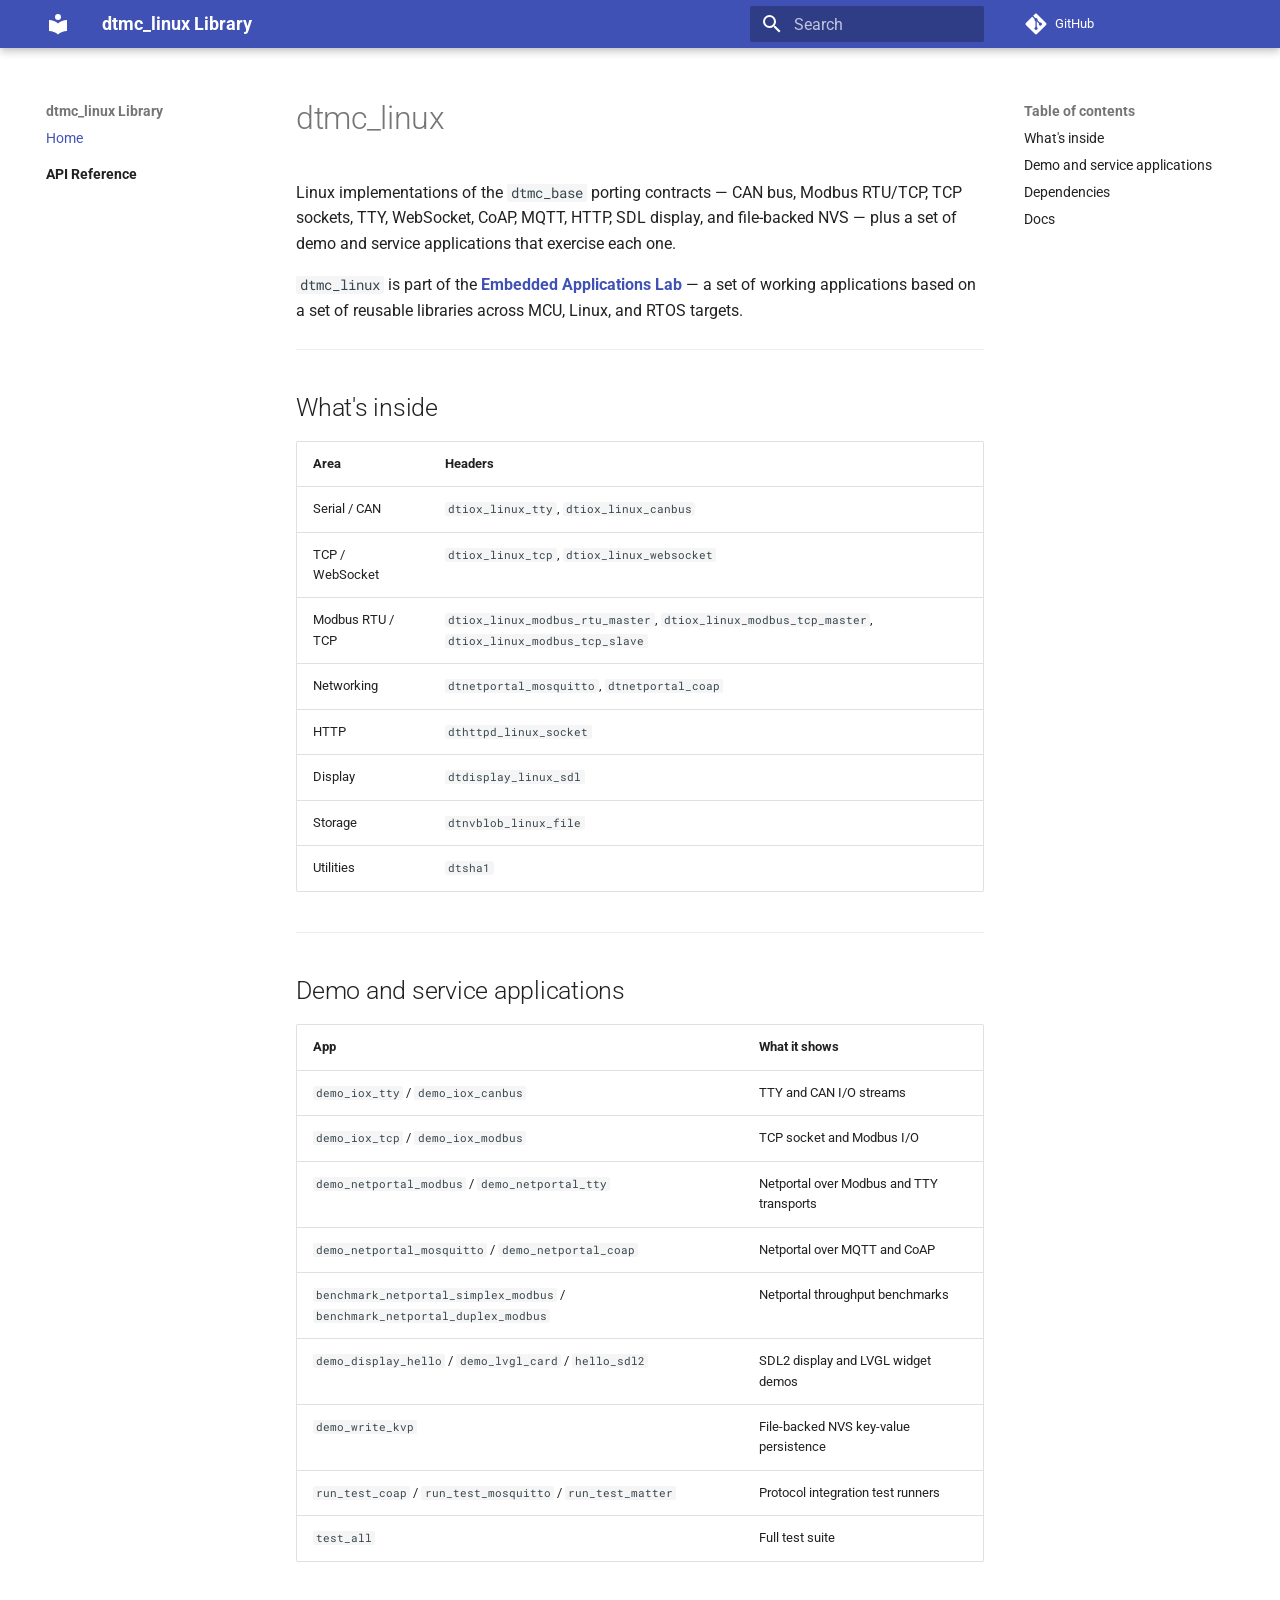
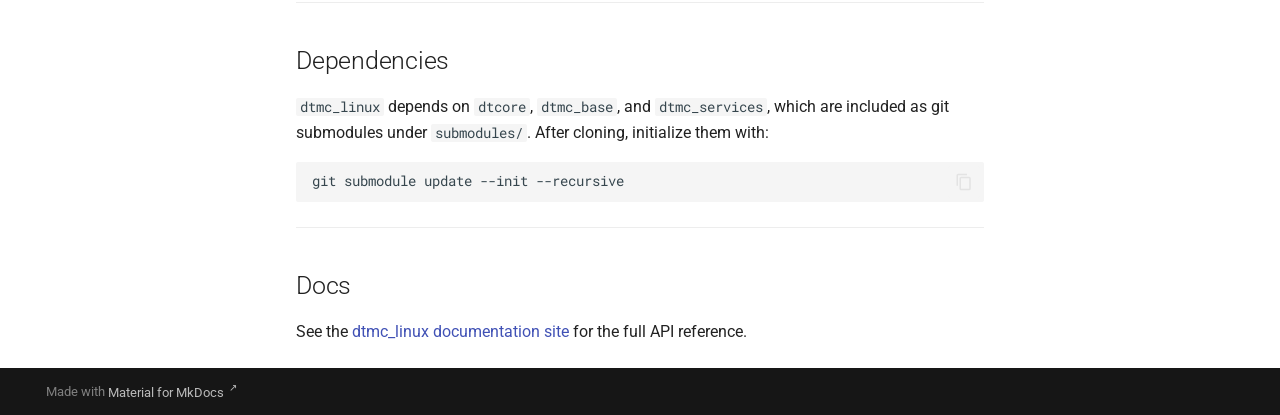
<file: index.html>
<!doctype html>
<html lang="en" class="no-js">
  <head>
    
      <meta charset="utf-8">
      <meta name="viewport" content="width=device-width,initial-scale=1">
      
      
      
        <link rel="canonical" href="https://david-erb.github.io/dtmc_linux/index.html">
      
      
      
        <link rel="next" href="functions/index.html">
      
      
        
      
      
      <link rel="icon" href="assets/images/favicon.png">
      <meta name="generator" content="mkdocs-1.6.1, mkdocs-material-9.7.6">
    
    
      
        <title>dtmc_linux Library</title>
      
    
    
      <link rel="stylesheet" href="assets/stylesheets/main.484c7ddc.min.css">
      
      


    
    
      
    
    
      
        
        
        <link rel="preconnect" href="https://fonts.gstatic.com" crossorigin>
        <link rel="stylesheet" href="https://fonts.googleapis.com/css?family=Roboto:300,300i,400,400i,700,700i%7CRoboto+Mono:400,400i,700,700i&display=fallback">
        <style>:root{--md-text-font:"Roboto";--md-code-font:"Roboto Mono"}</style>
      
    
    
      <link rel="stylesheet" href="stylesheets/extra.css">
    
    <script>__md_scope=new URL(".",location),__md_hash=e=>[...e].reduce(((e,_)=>(e<<5)-e+_.charCodeAt(0)),0),__md_get=(e,_=localStorage,t=__md_scope)=>JSON.parse(_.getItem(t.pathname+"."+e)),__md_set=(e,_,t=localStorage,a=__md_scope)=>{try{t.setItem(a.pathname+"."+e,JSON.stringify(_))}catch(e){}}</script>
    
      

    
    
  </head>
  
  
    <body dir="ltr">
  
    
    <input class="md-toggle" data-md-toggle="drawer" type="checkbox" id="__drawer" autocomplete="off">
    <input class="md-toggle" data-md-toggle="search" type="checkbox" id="__search" autocomplete="off">
    <label class="md-overlay" for="__drawer"></label>
    <div data-md-component="skip">
      
        
        <a href="#dtmc_linux" class="md-skip">
          Skip to content
        </a>
      
    </div>
    <div data-md-component="announce">
      
    </div>
    
    
      

  

<header class="md-header md-header--shadow" data-md-component="header">
  <nav class="md-header__inner md-grid" aria-label="Header">
    <a href="index.html" title="dtmc_linux Library" class="md-header__button md-logo" aria-label="dtmc_linux Library" data-md-component="logo">
      
  
  <svg xmlns="http://www.w3.org/2000/svg" viewBox="0 0 24 24"><path d="M12 8a3 3 0 0 0 3-3 3 3 0 0 0-3-3 3 3 0 0 0-3 3 3 3 0 0 0 3 3m0 3.54C9.64 9.35 6.5 8 3 8v11c3.5 0 6.64 1.35 9 3.54 2.36-2.19 5.5-3.54 9-3.54V8c-3.5 0-6.64 1.35-9 3.54"/></svg>

    </a>
    <label class="md-header__button md-icon" for="__drawer">
      
      <svg xmlns="http://www.w3.org/2000/svg" viewBox="0 0 24 24"><path d="M3 6h18v2H3zm0 5h18v2H3zm0 5h18v2H3z"/></svg>
    </label>
    <div class="md-header__title" data-md-component="header-title">
      <div class="md-header__ellipsis">
        <div class="md-header__topic">
          <span class="md-ellipsis">
            dtmc_linux Library
          </span>
        </div>
        <div class="md-header__topic" data-md-component="header-topic">
          <span class="md-ellipsis">
            
              Home
            
          </span>
        </div>
      </div>
    </div>
    
    
      <script>var palette=__md_get("__palette");if(palette&&palette.color){if("(prefers-color-scheme)"===palette.color.media){var media=matchMedia("(prefers-color-scheme: light)"),input=document.querySelector(media.matches?"[data-md-color-media='(prefers-color-scheme: light)']":"[data-md-color-media='(prefers-color-scheme: dark)']");palette.color.media=input.getAttribute("data-md-color-media"),palette.color.scheme=input.getAttribute("data-md-color-scheme"),palette.color.primary=input.getAttribute("data-md-color-primary"),palette.color.accent=input.getAttribute("data-md-color-accent")}for(var[key,value]of Object.entries(palette.color))document.body.setAttribute("data-md-color-"+key,value)}</script>
    
    
    
      
      
        <label class="md-header__button md-icon" for="__search">
          
          <svg xmlns="http://www.w3.org/2000/svg" viewBox="0 0 24 24"><path d="M9.5 3A6.5 6.5 0 0 1 16 9.5c0 1.61-.59 3.09-1.56 4.23l.27.27h.79l5 5-1.5 1.5-5-5v-.79l-.27-.27A6.52 6.52 0 0 1 9.5 16 6.5 6.5 0 0 1 3 9.5 6.5 6.5 0 0 1 9.5 3m0 2C7 5 5 7 5 9.5S7 14 9.5 14 14 12 14 9.5 12 5 9.5 5"/></svg>
        </label>
        <div class="md-search" data-md-component="search" role="dialog">
  <label class="md-search__overlay" for="__search"></label>
  <div class="md-search__inner" role="search">
    <form class="md-search__form" name="search">
      <input type="text" class="md-search__input" name="query" aria-label="Search" placeholder="Search" autocapitalize="off" autocorrect="off" autocomplete="off" spellcheck="false" data-md-component="search-query" required>
      <label class="md-search__icon md-icon" for="__search">
        
        <svg xmlns="http://www.w3.org/2000/svg" viewBox="0 0 24 24"><path d="M9.5 3A6.5 6.5 0 0 1 16 9.5c0 1.61-.59 3.09-1.56 4.23l.27.27h.79l5 5-1.5 1.5-5-5v-.79l-.27-.27A6.52 6.52 0 0 1 9.5 16 6.5 6.5 0 0 1 3 9.5 6.5 6.5 0 0 1 9.5 3m0 2C7 5 5 7 5 9.5S7 14 9.5 14 14 12 14 9.5 12 5 9.5 5"/></svg>
        
        <svg xmlns="http://www.w3.org/2000/svg" viewBox="0 0 24 24"><path d="M20 11v2H8l5.5 5.5-1.42 1.42L4.16 12l7.92-7.92L13.5 5.5 8 11z"/></svg>
      </label>
      <nav class="md-search__options" aria-label="Search">
        
        <button type="reset" class="md-search__icon md-icon" title="Clear" aria-label="Clear" tabindex="-1">
          
          <svg xmlns="http://www.w3.org/2000/svg" viewBox="0 0 24 24"><path d="M19 6.41 17.59 5 12 10.59 6.41 5 5 6.41 10.59 12 5 17.59 6.41 19 12 13.41 17.59 19 19 17.59 13.41 12z"/></svg>
        </button>
      </nav>
      
    </form>
    <div class="md-search__output">
      <div class="md-search__scrollwrap" tabindex="0" data-md-scrollfix>
        <div class="md-search-result" data-md-component="search-result">
          <div class="md-search-result__meta">
            Initializing search
          </div>
          <ol class="md-search-result__list" role="presentation"></ol>
        </div>
      </div>
    </div>
  </div>
</div>
      
    
    
      <div class="md-header__source">
        <a href="https://github.com/david-erb/dtmc_linux/blob/main" title="Go to repository" class="md-source" data-md-component="source">
  <div class="md-source__icon md-icon">
    
    <svg xmlns="http://www.w3.org/2000/svg" viewBox="0 0 448 512"><!--! Font Awesome Free 7.1.0 by @fontawesome - https://fontawesome.com License - https://fontawesome.com/license/free (Icons: CC BY 4.0, Fonts: SIL OFL 1.1, Code: MIT License) Copyright 2025 Fonticons, Inc.--><path d="M439.6 236.1 244 40.5c-5.4-5.5-12.8-8.5-20.4-8.5s-15 3-20.4 8.4L162.5 81l51.5 51.5c27.1-9.1 52.7 16.8 43.4 43.7l49.7 49.7c34.2-11.8 61.2 31 35.5 56.7-26.5 26.5-70.2-2.9-56-37.3L240.3 199v121.9c25.3 12.5 22.3 41.8 9.1 55-6.4 6.4-15.2 10.1-24.3 10.1s-17.8-3.6-24.3-10.1c-17.6-17.6-11.1-46.9 11.2-56v-123c-20.8-8.5-24.6-30.7-18.6-45L142.6 101 8.5 235.1C3 240.6 0 247.9 0 255.5s3 15 8.5 20.4l195.6 195.7c5.4 5.4 12.7 8.4 20.4 8.4s15-3 20.4-8.4l194.7-194.7c5.4-5.4 8.4-12.8 8.4-20.4s-3-15-8.4-20.4"/></svg>
  </div>
  <div class="md-source__repository">
    GitHub
  </div>
</a>
      </div>
    
  </nav>
  
</header>
    
    <div class="md-container" data-md-component="container">
      
      
        
          
        
      
      <main class="md-main" data-md-component="main">
        <div class="md-main__inner md-grid">
          
            
              
              <div class="md-sidebar md-sidebar--primary" data-md-component="sidebar" data-md-type="navigation" >
                <div class="md-sidebar__scrollwrap">
                  <div class="md-sidebar__inner">
                    



<nav class="md-nav md-nav--primary" aria-label="Navigation" data-md-level="0">
  <label class="md-nav__title" for="__drawer">
    <a href="index.html" title="dtmc_linux Library" class="md-nav__button md-logo" aria-label="dtmc_linux Library" data-md-component="logo">
      
  
  <svg xmlns="http://www.w3.org/2000/svg" viewBox="0 0 24 24"><path d="M12 8a3 3 0 0 0 3-3 3 3 0 0 0-3-3 3 3 0 0 0-3 3 3 3 0 0 0 3 3m0 3.54C9.64 9.35 6.5 8 3 8v11c3.5 0 6.64 1.35 9 3.54 2.36-2.19 5.5-3.54 9-3.54V8c-3.5 0-6.64 1.35-9 3.54"/></svg>

    </a>
    dtmc_linux Library
  </label>
  
    <div class="md-nav__source">
      <a href="https://github.com/david-erb/dtmc_linux/blob/main" title="Go to repository" class="md-source" data-md-component="source">
  <div class="md-source__icon md-icon">
    
    <svg xmlns="http://www.w3.org/2000/svg" viewBox="0 0 448 512"><!--! Font Awesome Free 7.1.0 by @fontawesome - https://fontawesome.com License - https://fontawesome.com/license/free (Icons: CC BY 4.0, Fonts: SIL OFL 1.1, Code: MIT License) Copyright 2025 Fonticons, Inc.--><path d="M439.6 236.1 244 40.5c-5.4-5.5-12.8-8.5-20.4-8.5s-15 3-20.4 8.4L162.5 81l51.5 51.5c27.1-9.1 52.7 16.8 43.4 43.7l49.7 49.7c34.2-11.8 61.2 31 35.5 56.7-26.5 26.5-70.2-2.9-56-37.3L240.3 199v121.9c25.3 12.5 22.3 41.8 9.1 55-6.4 6.4-15.2 10.1-24.3 10.1s-17.8-3.6-24.3-10.1c-17.6-17.6-11.1-46.9 11.2-56v-123c-20.8-8.5-24.6-30.7-18.6-45L142.6 101 8.5 235.1C3 240.6 0 247.9 0 255.5s3 15 8.5 20.4l195.6 195.7c5.4 5.4 12.7 8.4 20.4 8.4s15-3 20.4-8.4l194.7-194.7c5.4-5.4 8.4-12.8 8.4-20.4s-3-15-8.4-20.4"/></svg>
  </div>
  <div class="md-source__repository">
    GitHub
  </div>
</a>
    </div>
  
  <ul class="md-nav__list" data-md-scrollfix>
    
      
      
  
  
    
  
  
  
    <li class="md-nav__item md-nav__item--active">
      
      <input class="md-nav__toggle md-toggle" type="checkbox" id="__toc">
      
      
        
      
      
        <label class="md-nav__link md-nav__link--active" for="__toc">
          
  
  
  <span class="md-ellipsis">
    
  
    Home
  

    
  </span>
  
  

          <span class="md-nav__icon md-icon"></span>
        </label>
      
      <a href="index.html" class="md-nav__link md-nav__link--active">
        
  
  
  <span class="md-ellipsis">
    
  
    Home
  

    
  </span>
  
  

      </a>
      
        

<nav class="md-nav md-nav--secondary" aria-label="Table of contents">
  
  
  
    
  
  
    <label class="md-nav__title" for="__toc">
      <span class="md-nav__icon md-icon"></span>
      Table of contents
    </label>
    <ul class="md-nav__list" data-md-component="toc" data-md-scrollfix>
      
        <li class="md-nav__item">
  <a href="#whats-inside" class="md-nav__link">
    <span class="md-ellipsis">
      
        What's inside
      
    </span>
  </a>
  
</li>
      
        <li class="md-nav__item">
  <a href="#demo-and-service-applications" class="md-nav__link">
    <span class="md-ellipsis">
      
        Demo and service applications
      
    </span>
  </a>
  
</li>
      
        <li class="md-nav__item">
  <a href="#dependencies" class="md-nav__link">
    <span class="md-ellipsis">
      
        Dependencies
      
    </span>
  </a>
  
</li>
      
        <li class="md-nav__item">
  <a href="#docs" class="md-nav__link">
    <span class="md-ellipsis">
      
        Docs
      
    </span>
  </a>
  
</li>
      
    </ul>
  
</nav>
      
    </li>
  

    
      
      
  
  
  
  
    
    
      
        
          
        
      
    
    
    
      
        
        
      
    
    
    <li class="md-nav__item md-nav__item--section md-nav__item--nested">
      
        
        
        <input class="md-nav__toggle md-toggle " type="checkbox" id="__nav_2" >
        
          
          <div class="md-nav__link md-nav__container">
            <a href="functions/index.html" class="md-nav__link ">
              
  
  
  <span class="md-ellipsis">
    
  
    API Reference
  

    
  </span>
  
  

            </a>
            
          </div>
        
        <nav class="md-nav" data-md-level="1" aria-labelledby="__nav_2_label" aria-expanded="false">
          <label class="md-nav__title" for="__nav_2">
            <span class="md-nav__icon md-icon"></span>
            
  
    API Reference
  

          </label>
          <ul class="md-nav__list" data-md-scrollfix>
            
              
            
          </ul>
        </nav>
      
    </li>
  

    
  </ul>
</nav>
                  </div>
                </div>
              </div>
            
            
              
              <div class="md-sidebar md-sidebar--secondary" data-md-component="sidebar" data-md-type="toc" >
                <div class="md-sidebar__scrollwrap">
                  <div class="md-sidebar__inner">
                    

<nav class="md-nav md-nav--secondary" aria-label="Table of contents">
  
  
  
    
  
  
    <label class="md-nav__title" for="__toc">
      <span class="md-nav__icon md-icon"></span>
      Table of contents
    </label>
    <ul class="md-nav__list" data-md-component="toc" data-md-scrollfix>
      
        <li class="md-nav__item">
  <a href="#whats-inside" class="md-nav__link">
    <span class="md-ellipsis">
      
        What's inside
      
    </span>
  </a>
  
</li>
      
        <li class="md-nav__item">
  <a href="#demo-and-service-applications" class="md-nav__link">
    <span class="md-ellipsis">
      
        Demo and service applications
      
    </span>
  </a>
  
</li>
      
        <li class="md-nav__item">
  <a href="#dependencies" class="md-nav__link">
    <span class="md-ellipsis">
      
        Dependencies
      
    </span>
  </a>
  
</li>
      
        <li class="md-nav__item">
  <a href="#docs" class="md-nav__link">
    <span class="md-ellipsis">
      
        Docs
      
    </span>
  </a>
  
</li>
      
    </ul>
  
</nav>
                  </div>
                </div>
              </div>
            
          
          
            <div class="md-content" data-md-component="content">
              
              <article class="md-content__inner md-typeset">
                
                  


  
  


<h1 id="dtmc_linux">dtmc_linux</h1>
<p>Linux implementations of the <code>dtmc_base</code> porting contracts — CAN bus, Modbus RTU/TCP, TCP sockets, TTY, WebSocket, CoAP, MQTT, HTTP, SDL display, and file-backed NVS — plus a set of demo and service applications that exercise each one.</p>
<p><code>dtmc_linux</code> is part of the <strong><a href="https://david-erb.github.io/embedded">Embedded Applications Lab</a></strong> — a set of working applications based on a set of reusable libraries across MCU, Linux, and RTOS targets.</p>
<hr />
<h2 id="whats-inside">What's inside</h2>
<table>
<thead>
<tr>
<th>Area</th>
<th>Headers</th>
</tr>
</thead>
<tbody>
<tr>
<td>Serial / CAN</td>
<td><code>dtiox_linux_tty</code>, <code>dtiox_linux_canbus</code></td>
</tr>
<tr>
<td>TCP / WebSocket</td>
<td><code>dtiox_linux_tcp</code>, <code>dtiox_linux_websocket</code></td>
</tr>
<tr>
<td>Modbus RTU / TCP</td>
<td><code>dtiox_linux_modbus_rtu_master</code>, <code>dtiox_linux_modbus_tcp_master</code>, <code>dtiox_linux_modbus_tcp_slave</code></td>
</tr>
<tr>
<td>Networking</td>
<td><code>dtnetportal_mosquitto</code>, <code>dtnetportal_coap</code></td>
</tr>
<tr>
<td>HTTP</td>
<td><code>dthttpd_linux_socket</code></td>
</tr>
<tr>
<td>Display</td>
<td><code>dtdisplay_linux_sdl</code></td>
</tr>
<tr>
<td>Storage</td>
<td><code>dtnvblob_linux_file</code></td>
</tr>
<tr>
<td>Utilities</td>
<td><code>dtsha1</code></td>
</tr>
</tbody>
</table>
<hr />
<h2 id="demo-and-service-applications">Demo and service applications</h2>
<table>
<thead>
<tr>
<th>App</th>
<th>What it shows</th>
</tr>
</thead>
<tbody>
<tr>
<td><code>demo_iox_tty</code> / <code>demo_iox_canbus</code></td>
<td>TTY and CAN I/O streams</td>
</tr>
<tr>
<td><code>demo_iox_tcp</code> / <code>demo_iox_modbus</code></td>
<td>TCP socket and Modbus I/O</td>
</tr>
<tr>
<td><code>demo_netportal_modbus</code> / <code>demo_netportal_tty</code></td>
<td>Netportal over Modbus and TTY transports</td>
</tr>
<tr>
<td><code>demo_netportal_mosquitto</code> / <code>demo_netportal_coap</code></td>
<td>Netportal over MQTT and CoAP</td>
</tr>
<tr>
<td><code>benchmark_netportal_simplex_modbus</code> / <code>benchmark_netportal_duplex_modbus</code></td>
<td>Netportal throughput benchmarks</td>
</tr>
<tr>
<td><code>demo_display_hello</code> / <code>demo_lvgl_card</code> / <code>hello_sdl2</code></td>
<td>SDL2 display and LVGL widget demos</td>
</tr>
<tr>
<td><code>demo_write_kvp</code></td>
<td>File-backed NVS key-value persistence</td>
</tr>
<tr>
<td><code>run_test_coap</code> / <code>run_test_mosquitto</code> / <code>run_test_matter</code></td>
<td>Protocol integration test runners</td>
</tr>
<tr>
<td><code>test_all</code></td>
<td>Full test suite</td>
</tr>
</tbody>
</table>
<hr />
<h2 id="dependencies">Dependencies</h2>
<p><code>dtmc_linux</code> depends on <code>dtcore</code>, <code>dtmc_base</code>, and <code>dtmc_services</code>, which are included as git submodules under <code>submodules/</code>. After cloning, initialize them with:</p>
<div class="highlight"><pre><span></span><code>git<span class="w"> </span>submodule<span class="w"> </span>update<span class="w"> </span>--init<span class="w"> </span>--recursive
</code></pre></div>
<hr />
<h2 id="docs">Docs</h2>
<p>See the <a href="https://david-erb.github.io/dtmc_linux/">dtmc_linux documentation site</a> for the full API reference.</p>












                
              </article>
            </div>
          
          
<script>var target=document.getElementById(location.hash.slice(1));target&&target.name&&(target.checked=target.name.startsWith("__tabbed_"))</script>
        </div>
        
      </main>
      
        <footer class="md-footer">
  
  <div class="md-footer-meta md-typeset">
    <div class="md-footer-meta__inner md-grid">
      <div class="md-copyright">
  
  
    Made with
    <a href="https://squidfunk.github.io/mkdocs-material/" target="_blank" rel="noopener">
      Material for MkDocs
    </a>
  
</div>
      
    </div>
  </div>
</footer>
      
    </div>
    <div class="md-dialog" data-md-component="dialog">
      <div class="md-dialog__inner md-typeset"></div>
    </div>
    
    
    
      
      
      <script id="__config" type="application/json">{"annotate": null, "base": ".", "features": ["navigation.sections", "navigation.indexes", "content.code.copy"], "search": "assets/javascripts/workers/search.2c215733.min.js", "tags": null, "translations": {"clipboard.copied": "Copied to clipboard", "clipboard.copy": "Copy to clipboard", "search.result.more.one": "1 more on this page", "search.result.more.other": "# more on this page", "search.result.none": "No matching documents", "search.result.one": "1 matching document", "search.result.other": "# matching documents", "search.result.placeholder": "Type to start searching", "search.result.term.missing": "Missing", "select.version": "Select version"}, "version": null}</script>
    
    
      <script src="assets/javascripts/bundle.79ae519e.min.js"></script>
      
    
  </body>
</html>
</file>
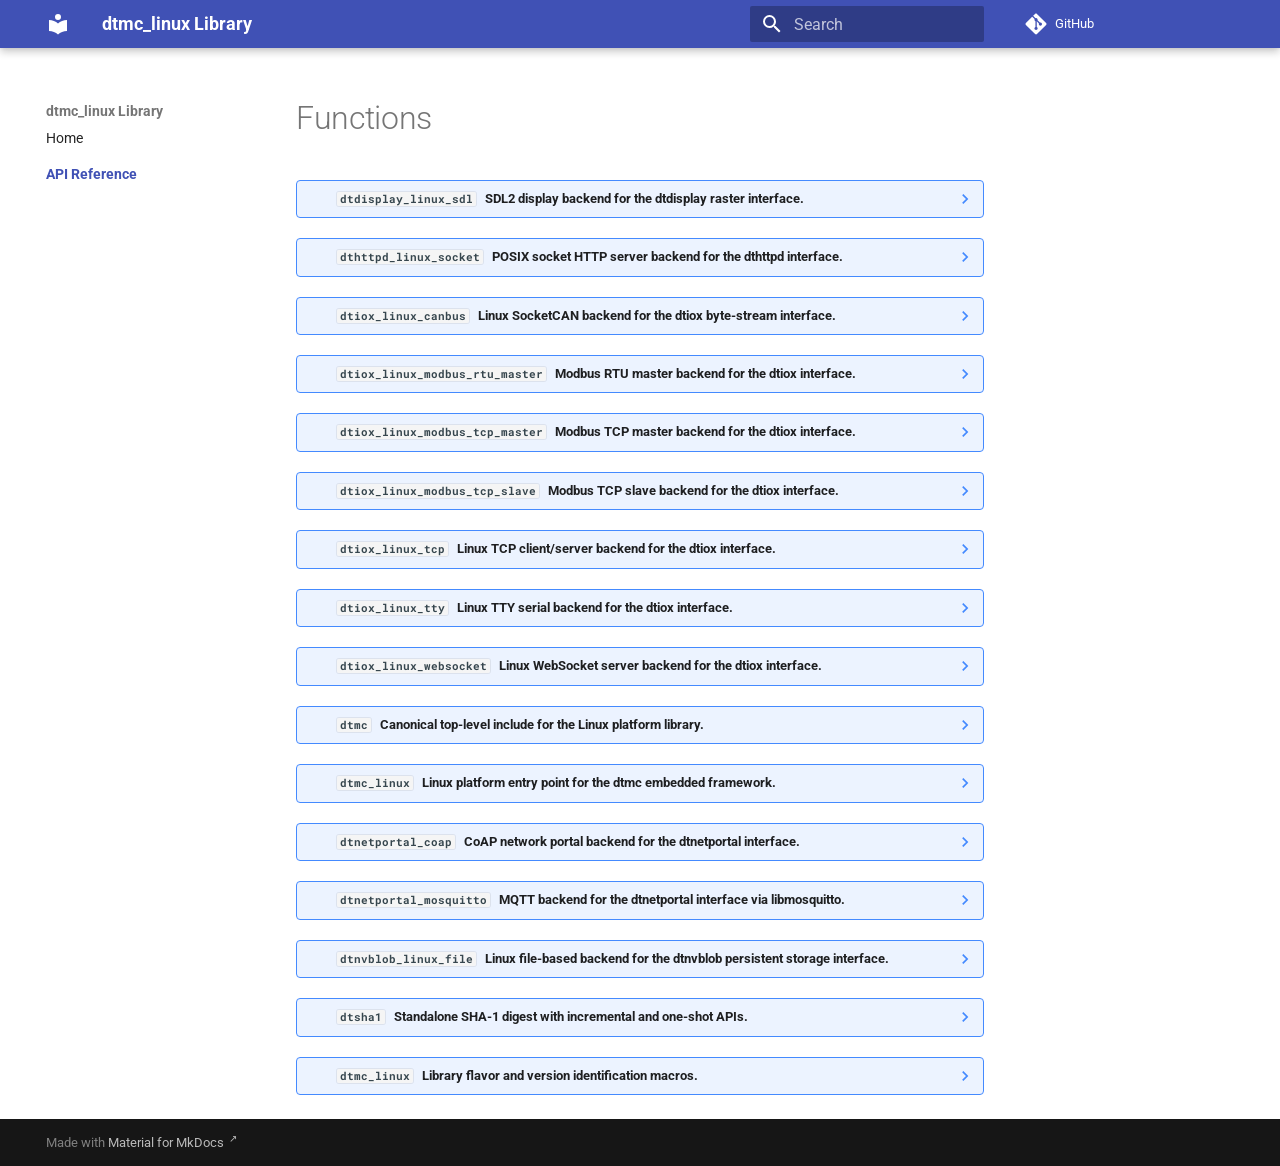
<file: functions/index.html>
<!doctype html>
<html lang="en" class="no-js">
  <head>
    
      <meta charset="utf-8">
      <meta name="viewport" content="width=device-width,initial-scale=1">
      
      
      
        <link rel="canonical" href="https://david-erb.github.io/dtmc_linux/functions/index.html">
      
      
        <link rel="prev" href="../index.html">
      
      
      
        
      
      
      <link rel="icon" href="../assets/images/favicon.png">
      <meta name="generator" content="mkdocs-1.6.1, mkdocs-material-9.7.6">
    
    
      
        <title>Functions - dtmc_linux Library</title>
      
    
    
      <link rel="stylesheet" href="../assets/stylesheets/main.484c7ddc.min.css">
      
      


    
    
      
    
    
      
        
        
        <link rel="preconnect" href="https://fonts.gstatic.com" crossorigin>
        <link rel="stylesheet" href="https://fonts.googleapis.com/css?family=Roboto:300,300i,400,400i,700,700i%7CRoboto+Mono:400,400i,700,700i&display=fallback">
        <style>:root{--md-text-font:"Roboto";--md-code-font:"Roboto Mono"}</style>
      
    
    
      <link rel="stylesheet" href="../stylesheets/extra.css">
    
    <script>__md_scope=new URL("..",location),__md_hash=e=>[...e].reduce(((e,_)=>(e<<5)-e+_.charCodeAt(0)),0),__md_get=(e,_=localStorage,t=__md_scope)=>JSON.parse(_.getItem(t.pathname+"."+e)),__md_set=(e,_,t=localStorage,a=__md_scope)=>{try{t.setItem(a.pathname+"."+e,JSON.stringify(_))}catch(e){}}</script>
    
      

    
    
  </head>
  
  
    <body dir="ltr">
  
    
    <input class="md-toggle" data-md-toggle="drawer" type="checkbox" id="__drawer" autocomplete="off">
    <input class="md-toggle" data-md-toggle="search" type="checkbox" id="__search" autocomplete="off">
    <label class="md-overlay" for="__drawer"></label>
    <div data-md-component="skip">
      
    </div>
    <div data-md-component="announce">
      
    </div>
    
    
      

  

<header class="md-header md-header--shadow" data-md-component="header">
  <nav class="md-header__inner md-grid" aria-label="Header">
    <a href="../index.html" title="dtmc_linux Library" class="md-header__button md-logo" aria-label="dtmc_linux Library" data-md-component="logo">
      
  
  <svg xmlns="http://www.w3.org/2000/svg" viewBox="0 0 24 24"><path d="M12 8a3 3 0 0 0 3-3 3 3 0 0 0-3-3 3 3 0 0 0-3 3 3 3 0 0 0 3 3m0 3.54C9.64 9.35 6.5 8 3 8v11c3.5 0 6.64 1.35 9 3.54 2.36-2.19 5.5-3.54 9-3.54V8c-3.5 0-6.64 1.35-9 3.54"/></svg>

    </a>
    <label class="md-header__button md-icon" for="__drawer">
      
      <svg xmlns="http://www.w3.org/2000/svg" viewBox="0 0 24 24"><path d="M3 6h18v2H3zm0 5h18v2H3zm0 5h18v2H3z"/></svg>
    </label>
    <div class="md-header__title" data-md-component="header-title">
      <div class="md-header__ellipsis">
        <div class="md-header__topic">
          <span class="md-ellipsis">
            dtmc_linux Library
          </span>
        </div>
        <div class="md-header__topic" data-md-component="header-topic">
          <span class="md-ellipsis">
            
              Functions
            
          </span>
        </div>
      </div>
    </div>
    
    
      <script>var palette=__md_get("__palette");if(palette&&palette.color){if("(prefers-color-scheme)"===palette.color.media){var media=matchMedia("(prefers-color-scheme: light)"),input=document.querySelector(media.matches?"[data-md-color-media='(prefers-color-scheme: light)']":"[data-md-color-media='(prefers-color-scheme: dark)']");palette.color.media=input.getAttribute("data-md-color-media"),palette.color.scheme=input.getAttribute("data-md-color-scheme"),palette.color.primary=input.getAttribute("data-md-color-primary"),palette.color.accent=input.getAttribute("data-md-color-accent")}for(var[key,value]of Object.entries(palette.color))document.body.setAttribute("data-md-color-"+key,value)}</script>
    
    
    
      
      
        <label class="md-header__button md-icon" for="__search">
          
          <svg xmlns="http://www.w3.org/2000/svg" viewBox="0 0 24 24"><path d="M9.5 3A6.5 6.5 0 0 1 16 9.5c0 1.61-.59 3.09-1.56 4.23l.27.27h.79l5 5-1.5 1.5-5-5v-.79l-.27-.27A6.52 6.52 0 0 1 9.5 16 6.5 6.5 0 0 1 3 9.5 6.5 6.5 0 0 1 9.5 3m0 2C7 5 5 7 5 9.5S7 14 9.5 14 14 12 14 9.5 12 5 9.5 5"/></svg>
        </label>
        <div class="md-search" data-md-component="search" role="dialog">
  <label class="md-search__overlay" for="__search"></label>
  <div class="md-search__inner" role="search">
    <form class="md-search__form" name="search">
      <input type="text" class="md-search__input" name="query" aria-label="Search" placeholder="Search" autocapitalize="off" autocorrect="off" autocomplete="off" spellcheck="false" data-md-component="search-query" required>
      <label class="md-search__icon md-icon" for="__search">
        
        <svg xmlns="http://www.w3.org/2000/svg" viewBox="0 0 24 24"><path d="M9.5 3A6.5 6.5 0 0 1 16 9.5c0 1.61-.59 3.09-1.56 4.23l.27.27h.79l5 5-1.5 1.5-5-5v-.79l-.27-.27A6.52 6.52 0 0 1 9.5 16 6.5 6.5 0 0 1 3 9.5 6.5 6.5 0 0 1 9.5 3m0 2C7 5 5 7 5 9.5S7 14 9.5 14 14 12 14 9.5 12 5 9.5 5"/></svg>
        
        <svg xmlns="http://www.w3.org/2000/svg" viewBox="0 0 24 24"><path d="M20 11v2H8l5.5 5.5-1.42 1.42L4.16 12l7.92-7.92L13.5 5.5 8 11z"/></svg>
      </label>
      <nav class="md-search__options" aria-label="Search">
        
        <button type="reset" class="md-search__icon md-icon" title="Clear" aria-label="Clear" tabindex="-1">
          
          <svg xmlns="http://www.w3.org/2000/svg" viewBox="0 0 24 24"><path d="M19 6.41 17.59 5 12 10.59 6.41 5 5 6.41 10.59 12 5 17.59 6.41 19 12 13.41 17.59 19 19 17.59 13.41 12z"/></svg>
        </button>
      </nav>
      
    </form>
    <div class="md-search__output">
      <div class="md-search__scrollwrap" tabindex="0" data-md-scrollfix>
        <div class="md-search-result" data-md-component="search-result">
          <div class="md-search-result__meta">
            Initializing search
          </div>
          <ol class="md-search-result__list" role="presentation"></ol>
        </div>
      </div>
    </div>
  </div>
</div>
      
    
    
      <div class="md-header__source">
        <a href="https://github.com/david-erb/dtmc_linux/blob/main" title="Go to repository" class="md-source" data-md-component="source">
  <div class="md-source__icon md-icon">
    
    <svg xmlns="http://www.w3.org/2000/svg" viewBox="0 0 448 512"><!--! Font Awesome Free 7.1.0 by @fontawesome - https://fontawesome.com License - https://fontawesome.com/license/free (Icons: CC BY 4.0, Fonts: SIL OFL 1.1, Code: MIT License) Copyright 2025 Fonticons, Inc.--><path d="M439.6 236.1 244 40.5c-5.4-5.5-12.8-8.5-20.4-8.5s-15 3-20.4 8.4L162.5 81l51.5 51.5c27.1-9.1 52.7 16.8 43.4 43.7l49.7 49.7c34.2-11.8 61.2 31 35.5 56.7-26.5 26.5-70.2-2.9-56-37.3L240.3 199v121.9c25.3 12.5 22.3 41.8 9.1 55-6.4 6.4-15.2 10.1-24.3 10.1s-17.8-3.6-24.3-10.1c-17.6-17.6-11.1-46.9 11.2-56v-123c-20.8-8.5-24.6-30.7-18.6-45L142.6 101 8.5 235.1C3 240.6 0 247.9 0 255.5s3 15 8.5 20.4l195.6 195.7c5.4 5.4 12.7 8.4 20.4 8.4s15-3 20.4-8.4l194.7-194.7c5.4-5.4 8.4-12.8 8.4-20.4s-3-15-8.4-20.4"/></svg>
  </div>
  <div class="md-source__repository">
    GitHub
  </div>
</a>
      </div>
    
  </nav>
  
</header>
    
    <div class="md-container" data-md-component="container">
      
      
        
          
        
      
      <main class="md-main" data-md-component="main">
        <div class="md-main__inner md-grid">
          
            
              
              <div class="md-sidebar md-sidebar--primary" data-md-component="sidebar" data-md-type="navigation" >
                <div class="md-sidebar__scrollwrap">
                  <div class="md-sidebar__inner">
                    



<nav class="md-nav md-nav--primary" aria-label="Navigation" data-md-level="0">
  <label class="md-nav__title" for="__drawer">
    <a href="../index.html" title="dtmc_linux Library" class="md-nav__button md-logo" aria-label="dtmc_linux Library" data-md-component="logo">
      
  
  <svg xmlns="http://www.w3.org/2000/svg" viewBox="0 0 24 24"><path d="M12 8a3 3 0 0 0 3-3 3 3 0 0 0-3-3 3 3 0 0 0-3 3 3 3 0 0 0 3 3m0 3.54C9.64 9.35 6.5 8 3 8v11c3.5 0 6.64 1.35 9 3.54 2.36-2.19 5.5-3.54 9-3.54V8c-3.5 0-6.64 1.35-9 3.54"/></svg>

    </a>
    dtmc_linux Library
  </label>
  
    <div class="md-nav__source">
      <a href="https://github.com/david-erb/dtmc_linux/blob/main" title="Go to repository" class="md-source" data-md-component="source">
  <div class="md-source__icon md-icon">
    
    <svg xmlns="http://www.w3.org/2000/svg" viewBox="0 0 448 512"><!--! Font Awesome Free 7.1.0 by @fontawesome - https://fontawesome.com License - https://fontawesome.com/license/free (Icons: CC BY 4.0, Fonts: SIL OFL 1.1, Code: MIT License) Copyright 2025 Fonticons, Inc.--><path d="M439.6 236.1 244 40.5c-5.4-5.5-12.8-8.5-20.4-8.5s-15 3-20.4 8.4L162.5 81l51.5 51.5c27.1-9.1 52.7 16.8 43.4 43.7l49.7 49.7c34.2-11.8 61.2 31 35.5 56.7-26.5 26.5-70.2-2.9-56-37.3L240.3 199v121.9c25.3 12.5 22.3 41.8 9.1 55-6.4 6.4-15.2 10.1-24.3 10.1s-17.8-3.6-24.3-10.1c-17.6-17.6-11.1-46.9 11.2-56v-123c-20.8-8.5-24.6-30.7-18.6-45L142.6 101 8.5 235.1C3 240.6 0 247.9 0 255.5s3 15 8.5 20.4l195.6 195.7c5.4 5.4 12.7 8.4 20.4 8.4s15-3 20.4-8.4l194.7-194.7c5.4-5.4 8.4-12.8 8.4-20.4s-3-15-8.4-20.4"/></svg>
  </div>
  <div class="md-source__repository">
    GitHub
  </div>
</a>
    </div>
  
  <ul class="md-nav__list" data-md-scrollfix>
    
      
      
  
  
  
  
    <li class="md-nav__item">
      <a href="../index.html" class="md-nav__link">
        
  
  
  <span class="md-ellipsis">
    
  
    Home
  

    
  </span>
  
  

      </a>
    </li>
  

    
      
      
  
  
    
  
  
  
    
    
      
        
          
        
      
    
    
    
      
        
        
      
    
    
    <li class="md-nav__item md-nav__item--active md-nav__item--section md-nav__item--nested">
      
        
        
        <input class="md-nav__toggle md-toggle " type="checkbox" id="__nav_2" checked>
        
          
          <div class="md-nav__link md-nav__container">
            <a href="index.html" class="md-nav__link md-nav__link--active">
              
  
  
  <span class="md-ellipsis">
    
  
    API Reference
  

    
  </span>
  
  

            </a>
            
          </div>
        
        <nav class="md-nav" data-md-level="1" aria-labelledby="__nav_2_label" aria-expanded="true">
          <label class="md-nav__title" for="__nav_2">
            <span class="md-nav__icon md-icon"></span>
            
  
    API Reference
  

          </label>
          <ul class="md-nav__list" data-md-scrollfix>
            
              
            
          </ul>
        </nav>
      
    </li>
  

    
  </ul>
</nav>
                  </div>
                </div>
              </div>
            
            
              
              <div class="md-sidebar md-sidebar--secondary" data-md-component="sidebar" data-md-type="toc" >
                <div class="md-sidebar__scrollwrap">
                  <div class="md-sidebar__inner">
                    

<nav class="md-nav md-nav--secondary" aria-label="Table of contents">
  
  
  
  
</nav>
                  </div>
                </div>
              </div>
            
          
          
            <div class="md-content" data-md-component="content">
              
              <article class="md-content__inner md-typeset">
                
                  


  
  


  <h1>Functions</h1>

<details class="note">
<summary><code>dtdisplay_linux_sdl</code>&nbsp;&nbsp;&nbsp;SDL2 display backend for the dtdisplay raster interface.</summary>
<p>Implements the dtdisplay vtable using SDL2, opening a titled window of
configurable pixel dimensions and blitting dtraster frames to it. An
optional join semaphore lets the owning task block until the SDL event
loop exits. Compatible raster buffers are created in the display's native
pixel format through the standard dtdisplay_create_compatible_raster path,
so rendering code is unchanged when the backend is swapped.</p>
<p><a href="https://github.com/david-erb/dtmc_linux/blob/main/dtmc_linux_library/include/dtmc/dtdisplay_linux_sdl.h" target="_blank">dtmc_linux_library/include/dtmc/dtdisplay_linux_sdl.h</a></p>
</details>
<details class="note">
<summary><code>dthttpd_linux_socket</code>&nbsp;&nbsp;&nbsp;POSIX socket HTTP server backend for the dthttpd interface.</summary>
<p>Implements the dthttpd vtable using POSIX sockets and the dttasker thread
model. An accept task listens on a configurable host and port; per-connection
child tasks serve static files from one or more filesystem roots for GET
requests and deliver POST payloads to an application callback that returns
a heap-allocated response. Concurrency limits, stack sizes, and scheduler
priorities for both accept and child tasks are exposed through
dthttpd_linux_socket_config_t.</p>
<p><a href="https://github.com/david-erb/dtmc_linux/blob/main/dtmc_linux_library/include/dtmc/dthttpd_linux_socket.h" target="_blank">dtmc_linux_library/include/dtmc/dthttpd_linux_socket.h</a></p>
</details>
<details class="note">
<summary><code>dtiox_linux_canbus</code>&nbsp;&nbsp;&nbsp;Linux SocketCAN backend for the dtiox byte-stream interface.</summary>
<p>Implements the dtiox vtable over a Linux SocketCAN network interface
(e.g. "can0"), providing non-blocking read and write of raw CAN frames
via a configurable 11-bit TX identifier and an internal RX ring buffer.
Application code accesses the channel through the platform-agnostic
dtiox_handle, leaving CAN-specific configuration isolated in the
dtiox_linux_canbus_config_t struct.</p>
<p><a href="https://github.com/david-erb/dtmc_linux/blob/main/dtmc_linux_library/include/dtmc/dtiox_linux_canbus.h" target="_blank">dtmc_linux_library/include/dtmc/dtiox_linux_canbus.h</a></p>
</details>
<details class="note">
<summary><code>dtiox_linux_modbus_rtu_master</code>&nbsp;&nbsp;&nbsp;Modbus RTU master backend for the dtiox interface.</summary>
<p>Wraps libmodbus in RTU mode behind the dtiox vtable, communicating with a
serial Modbus slave over a Linux tty device. Configuration covers baud rate
and framing via dtuart_helper_config_t, slave ID, poll interval, per-call
response and inter-byte timeouts, RS-485 mode, and RTS toggling for hardware
direction control. Large payloads can be sent in chunks when partial-write
retries are enabled.</p>
<p><a href="https://github.com/david-erb/dtmc_linux/blob/main/dtmc_linux_library/include/dtmc/dtiox_linux_modbus_rtu_master.h" target="_blank">dtmc_linux_library/include/dtmc/dtiox_linux_modbus_rtu_master.h</a></p>
</details>
<details class="note">
<summary><code>dtiox_linux_modbus_tcp_master</code>&nbsp;&nbsp;&nbsp;Modbus TCP master backend for the dtiox interface.</summary>
<p>Wraps libmodbus in client mode behind the dtiox vtable, connecting to a
remote Modbus TCP slave by hostname and port. A background polling thread
handles register reads; configurable unit ID, poll interval, response
timeout, and RX FIFO size let the caller tune throughput and reliability
without touching the transport-agnostic dtiox call sites.</p>
<p><a href="https://github.com/david-erb/dtmc_linux/blob/main/dtmc_linux_library/include/dtmc/dtiox_linux_modbus_tcp_master.h" target="_blank">dtmc_linux_library/include/dtmc/dtiox_linux_modbus_tcp_master.h</a></p>
</details>
<details class="note">
<summary><code>dtiox_linux_modbus_tcp_slave</code>&nbsp;&nbsp;&nbsp;Modbus TCP slave backend for the dtiox interface.</summary>
<p>Wraps libmodbus in server mode behind the dtiox vtable, listening on a
configurable TCP port. Incoming Modbus register traffic is presented as a
byte stream through the standard dtiox read/write path, with an internal
RX FIFO whose depth and response timeout are set at configuration time.</p>
<p><a href="https://github.com/david-erb/dtmc_linux/blob/main/dtmc_linux_library/include/dtmc/dtiox_linux_modbus_tcp_slave.h" target="_blank">dtmc_linux_library/include/dtmc/dtiox_linux_modbus_tcp_slave.h</a></p>
</details>
<details class="note">
<summary><code>dtiox_linux_tcp</code>&nbsp;&nbsp;&nbsp;Linux TCP client/server backend for the dtiox interface.</summary>
<p>Implements the dtiox vtable over a POSIX TCP socket, operating in either
client (outbound connect) or server (listen/accept) mode selected at
configuration time. Tunable options include Nagle disabling, keepalive,
connect and accept timeouts, and RX FIFO capacity, all isolated in
dtiox_linux_tcp_config_t so transport code is unchanged when the
underlying connection mode changes.</p>
<p><a href="https://github.com/david-erb/dtmc_linux/blob/main/dtmc_linux_library/include/dtmc/dtiox_linux_tcp.h" target="_blank">dtmc_linux_library/include/dtmc/dtiox_linux_tcp.h</a></p>
</details>
<details class="note">
<summary><code>dtiox_linux_tty</code>&nbsp;&nbsp;&nbsp;Linux TTY serial backend for the dtiox interface.</summary>
<p>Implements the dtiox vtable for a POSIX serial port, applying baud rate,
parity, data bits, stop bits, and flow control through the shared
dtuart_helper_config_t. A configurable RX FIFO and an optional tasker
info callback provide buffering and runtime diagnostics. The same
dtiox_handle abstraction lets callers swap the TTY backend for Modbus,
CAN, or TCP without modifying surrounding I/O logic.</p>
<p><a href="https://github.com/david-erb/dtmc_linux/blob/main/dtmc_linux_library/include/dtmc/dtiox_linux_tty.h" target="_blank">dtmc_linux_library/include/dtmc/dtiox_linux_tty.h</a></p>
</details>
<details class="note">
<summary><code>dtiox_linux_websocket</code>&nbsp;&nbsp;&nbsp;Linux WebSocket server backend for the dtiox interface.</summary>
<p>Implements the dtiox vtable over an HTTP-upgrade WebSocket listener. The
server accepts a single client connection per attach cycle, performs the
WebSocket handshake within a configurable timeout, then exposes the framed
stream through the standard dtiox read/write path. TCP keepalive and Nagle
options are configurable. A minimal dtobject-style identity API supports
logging and equality comparisons.</p>
<p><a href="https://github.com/david-erb/dtmc_linux/blob/main/dtmc_linux_library/include/dtmc/dtiox_linux_websocket.h" target="_blank">dtmc_linux_library/include/dtmc/dtiox_linux_websocket.h</a></p>
</details>
<details class="note">
<summary><code>dtmc</code>&nbsp;&nbsp;&nbsp;Canonical top-level include for the Linux platform library.</summary>
<p>Re-exports the full dtmc_linux interface under the platform-agnostic
name <dtmc/dtmc.h>. Application code includes this header to remain
decoupled from the underlying platform selection while still gaining
access to flavor strings, QEMU detection, diagnostic helpers, and the
task-registry entry point provided by dtmc_linux.</p>
<p><a href="https://github.com/david-erb/dtmc_linux/blob/main/dtmc_linux_library/include/dtmc/dtmc.h" target="_blank">dtmc_linux_library/include/dtmc/dtmc.h</a></p>
</details>
<details class="note">
<summary><code>dtmc_linux</code>&nbsp;&nbsp;&nbsp;Linux platform entry point for the dtmc embedded framework.</summary>
<p>Declares the platform flavor and version strings, a QEMU environment
detector, diagnostic helpers that print environment and task state to
stdout, an error-log iterator compatible with dterr_each, and the
task-registry entry point that wires all Linux-specific tasks into the
dttasker_registry at startup.</p>
<p><a href="https://github.com/david-erb/dtmc_linux/blob/main/dtmc_linux_library/include/dtmc/dtmc_linux.h" target="_blank">dtmc_linux_library/include/dtmc/dtmc_linux.h</a></p>
</details>
<details class="note">
<summary><code>dtnetportal_coap</code>&nbsp;&nbsp;&nbsp;CoAP network portal backend for the dtnetportal interface.</summary>
<p>Implements the dtnetportal vtable using CoAP, binding a local UDP listener
on a configurable host and port. Configuration includes optional upstream
publish target, client identity, TLS certificate paths, and an IO-loop
processing timeout. Subscribe callbacks deliver topic payloads to
application code through the common dtnetportal receive callback signature,
keeping CoAP transport details out of application logic.</p>
<p><a href="https://github.com/david-erb/dtmc_linux/blob/main/dtmc_linux_library/include/dtmc/dtnetportal_coap.h" target="_blank">dtmc_linux_library/include/dtmc/dtnetportal_coap.h</a></p>
</details>
<details class="note">
<summary><code>dtnetportal_mosquitto</code>&nbsp;&nbsp;&nbsp;MQTT backend for the dtnetportal interface via libmosquitto.</summary>
<p>Implements the dtnetportal vtable over an MQTT broker connection managed
by libmosquitto. Configuration covers broker host, port, keepalive
interval, optional client identity and credentials, clean-session flag,
and mutual-TLS certificate paths. Application code publishes and
subscribes through the transport-agnostic dtnetportal_handle, leaving all
MQTT-specific concerns inside this backend.</p>
<p><a href="https://github.com/david-erb/dtmc_linux/blob/main/dtmc_linux_library/include/dtmc/dtnetportal_mosquitto.h" target="_blank">dtmc_linux_library/include/dtmc/dtnetportal_mosquitto.h</a></p>
</details>
<details class="note">
<summary><code>dtnvblob_linux_file</code>&nbsp;&nbsp;&nbsp;Linux file-based backend for the dtnvblob persistent storage interface.</summary>
<p>Implements the dtnvblob vtable by reading and writing an opaque binary blob
to a named file on the local filesystem. The single configuration field is
the file path. The backend satisfies the same read/write/dispose contract
as flash or NVS backends on embedded targets, making it useful for
development and testing on Linux without dedicated hardware.</p>
<p><a href="https://github.com/david-erb/dtmc_linux/blob/main/dtmc_linux_library/include/dtmc/dtnvblob_linux_file.h" target="_blank">dtmc_linux_library/include/dtmc/dtnvblob_linux_file.h</a></p>
</details>
<details class="note">
<summary><code>dtsha1</code>&nbsp;&nbsp;&nbsp;Standalone SHA-1 digest with incremental and one-shot APIs.</summary>
<p>Provides init, update, and final functions over a small context struct for
incremental hashing of arbitrarily sized inputs, plus a convenience one-shot
helper for single-buffer inputs. Produces a 20-byte digest. Written without
external dependencies for portability across embedded and hosted targets;
used internally for WebSocket handshake key computation.</p>
<p><a href="https://github.com/david-erb/dtmc_linux/blob/main/dtmc_linux_library/include/dtmc/dtsha1.h" target="_blank">dtmc_linux_library/include/dtmc/dtsha1.h</a></p>
</details>
<details class="note">
<summary><code>dtmc_linux</code>&nbsp;&nbsp;&nbsp;Library flavor and version identification macros.</summary>
<p>Provides DTMC_LINUX_VERSION string constants that identify the library build at runtime.
Used by dtruntime and diagnostic routines to report the active library variant in environment tables and
log output.</p>
<p>This file is processed by tooling in the automated build system.
It's important to maintain the structure and formatting of the version macros for compatibility with version parsing scripts.</p>
<p><a href="https://github.com/david-erb/dtmc_linux/blob/main/dtmc_linux_library/include/dtmc/version.h" target="_blank">dtmc_linux_library/include/dtmc/version.h</a></p>
</details>












                
              </article>
            </div>
          
          
<script>var target=document.getElementById(location.hash.slice(1));target&&target.name&&(target.checked=target.name.startsWith("__tabbed_"))</script>
        </div>
        
      </main>
      
        <footer class="md-footer">
  
  <div class="md-footer-meta md-typeset">
    <div class="md-footer-meta__inner md-grid">
      <div class="md-copyright">
  
  
    Made with
    <a href="https://squidfunk.github.io/mkdocs-material/" target="_blank" rel="noopener">
      Material for MkDocs
    </a>
  
</div>
      
    </div>
  </div>
</footer>
      
    </div>
    <div class="md-dialog" data-md-component="dialog">
      <div class="md-dialog__inner md-typeset"></div>
    </div>
    
    
    
      
      
      <script id="__config" type="application/json">{"annotate": null, "base": "..", "features": ["navigation.sections", "navigation.indexes", "content.code.copy"], "search": "../assets/javascripts/workers/search.2c215733.min.js", "tags": null, "translations": {"clipboard.copied": "Copied to clipboard", "clipboard.copy": "Copy to clipboard", "search.result.more.one": "1 more on this page", "search.result.more.other": "# more on this page", "search.result.none": "No matching documents", "search.result.one": "1 matching document", "search.result.other": "# matching documents", "search.result.placeholder": "Type to start searching", "search.result.term.missing": "Missing", "select.version": "Select version"}, "version": null}</script>
    
    
      <script src="../assets/javascripts/bundle.79ae519e.min.js"></script>
      
    
  </body>
</html>
</file>
<file: stylesheets/extra.css>
.md-typeset details > summary::before {
    display: none;
}

.md-typeset a[target="_blank"]::after {
    content: "\2197";
    font-size: 0.75em;
    margin-left: 0.2em;
    vertical-align: super;
}
</file>
<file: assets/stylesheets/main.484c7ddc.min.css>
@charset "UTF-8";html{-webkit-text-size-adjust:none;-moz-text-size-adjust:none;text-size-adjust:none;box-sizing:border-box}*,:after,:before{box-sizing:inherit}@media (prefers-reduced-motion){*,:after,:before{transition:none!important}}body{margin:0}a,button,input,label{-webkit-tap-highlight-color:transparent}a{color:inherit;text-decoration:none}hr{border:0;box-sizing:initial;display:block;height:.05rem;overflow:visible;padding:0}small{font-size:80%}sub,sup{line-height:1em}img{border-style:none}table{border-collapse:initial;border-spacing:0}td,th{font-weight:400;vertical-align:top}button{background:#0000;border:0;font-family:inherit;font-size:inherit;margin:0;padding:0}input{border:0;outline:none}:root{--md-primary-fg-color:#4051b5;--md-primary-fg-color--light:#5d6cc0;--md-primary-fg-color--dark:#303fa1;--md-primary-bg-color:#fff;--md-primary-bg-color--light:#ffffffb3;--md-accent-fg-color:#526cfe;--md-accent-fg-color--transparent:#526cfe1a;--md-accent-bg-color:#fff;--md-accent-bg-color--light:#ffffffb3}[data-md-color-scheme=default]{color-scheme:light}[data-md-color-scheme=default] img[src$="#gh-dark-mode-only"],[data-md-color-scheme=default] img[src$="#only-dark"]{display:none}:root,[data-md-color-scheme=default]{--md-hue:225deg;--md-default-fg-color:#000000de;--md-default-fg-color--light:#0000008a;--md-default-fg-color--lighter:#00000052;--md-default-fg-color--lightest:#00000012;--md-default-bg-color:#fff;--md-default-bg-color--light:#ffffffb3;--md-default-bg-color--lighter:#ffffff4d;--md-default-bg-color--lightest:#ffffff1f;--md-code-fg-color:#36464e;--md-code-bg-color:#f5f5f5;--md-code-bg-color--light:#f5f5f5b3;--md-code-bg-color--lighter:#f5f5f54d;--md-code-hl-color:#4287ff;--md-code-hl-color--light:#4287ff1a;--md-code-hl-number-color:#d52a2a;--md-code-hl-special-color:#db1457;--md-code-hl-function-color:#a846b9;--md-code-hl-constant-color:#6e59d9;--md-code-hl-keyword-color:#3f6ec6;--md-code-hl-string-color:#1c7d4d;--md-code-hl-name-color:var(--md-code-fg-color);--md-code-hl-operator-color:var(--md-default-fg-color--light);--md-code-hl-punctuation-color:var(--md-default-fg-color--light);--md-code-hl-comment-color:var(--md-default-fg-color--light);--md-code-hl-generic-color:var(--md-default-fg-color--light);--md-code-hl-variable-color:var(--md-default-fg-color--light);--md-typeset-color:var(--md-default-fg-color);--md-typeset-a-color:var(--md-primary-fg-color);--md-typeset-del-color:#f5503d26;--md-typeset-ins-color:#0bd57026;--md-typeset-kbd-color:#fafafa;--md-typeset-kbd-accent-color:#fff;--md-typeset-kbd-border-color:#b8b8b8;--md-typeset-mark-color:#ffff0080;--md-typeset-table-color:#0000001f;--md-typeset-table-color--light:rgba(0,0,0,.035);--md-admonition-fg-color:var(--md-default-fg-color);--md-admonition-bg-color:var(--md-default-bg-color);--md-warning-fg-color:#000000de;--md-warning-bg-color:#ff9;--md-footer-fg-color:#fff;--md-footer-fg-color--light:#ffffffb3;--md-footer-fg-color--lighter:#ffffff73;--md-footer-bg-color:#000000de;--md-footer-bg-color--dark:#00000052;--md-shadow-z1:0 0.2rem 0.5rem #0000000d,0 0 0.05rem #0000001a;--md-shadow-z2:0 0.2rem 0.5rem #0000001a,0 0 0.05rem #00000040;--md-shadow-z3:0 0.2rem 0.5rem #0003,0 0 0.05rem #00000059}.md-icon svg{fill:currentcolor;display:block;height:1.2rem;width:1.2rem}body{-webkit-font-smoothing:antialiased;-moz-osx-font-smoothing:grayscale;--md-text-font-family:var(--md-text-font,_),-apple-system,BlinkMacSystemFont,Helvetica,Arial,sans-serif;--md-code-font-family:var(--md-code-font,_),SFMono-Regular,Consolas,Menlo,monospace}aside,body,input{font-feature-settings:"kern","liga";color:var(--md-typeset-color);font-family:var(--md-text-font-family)}code,kbd,pre{font-feature-settings:"kern";font-family:var(--md-code-font-family)}:root{--md-typeset-table-sort-icon:url('data:image/svg+xml;charset=utf-8,<svg xmlns="http://www.w3.org/2000/svg" viewBox="0 0 24 24"><path d="m18 21-4-4h3V7h-3l4-4 4 4h-3v10h3M2 19v-2h10v2M2 13v-2h7v2M2 7V5h4v2z"/></svg>');--md-typeset-table-sort-icon--asc:url('data:image/svg+xml;charset=utf-8,<svg xmlns="http://www.w3.org/2000/svg" viewBox="0 0 24 24"><path d="M19 17h3l-4 4-4-4h3V3h2M2 17h10v2H2M6 5v2H2V5m0 6h7v2H2z"/></svg>');--md-typeset-table-sort-icon--desc:url('data:image/svg+xml;charset=utf-8,<svg xmlns="http://www.w3.org/2000/svg" viewBox="0 0 24 24"><path d="M19 7h3l-4-4-4 4h3v14h2M2 17h10v2H2M6 5v2H2V5m0 6h7v2H2z"/></svg>')}.md-typeset{-webkit-print-color-adjust:exact;color-adjust:exact;font-size:.8rem;line-height:1.6;overflow-wrap:break-word}@media print{.md-typeset{font-size:.68rem}}.md-typeset blockquote,.md-typeset dl,.md-typeset figure,.md-typeset ol,.md-typeset pre,.md-typeset ul{margin-bottom:1em;margin-top:1em}.md-typeset h1{color:var(--md-default-fg-color--light);font-size:2em;line-height:1.3;margin:0 0 1.25em}.md-typeset h1,.md-typeset h2{font-weight:300;letter-spacing:-.01em}.md-typeset h2{font-size:1.5625em;line-height:1.4;margin:1.6em 0 .64em}.md-typeset h3{font-size:1.25em;font-weight:400;letter-spacing:-.01em;line-height:1.5;margin:1.6em 0 .8em}.md-typeset h2+h3{margin-top:.8em}.md-typeset h4{font-weight:700;letter-spacing:-.01em;margin:1em 0}.md-typeset h5,.md-typeset h6{color:var(--md-default-fg-color--light);font-size:.8em;font-weight:700;letter-spacing:-.01em;margin:1.25em 0}.md-typeset h5{text-transform:uppercase}.md-typeset h5 code{text-transform:none}.md-typeset hr{border-bottom:.05rem solid var(--md-default-fg-color--lightest);display:flow-root;margin:1.5em 0}.md-typeset a{color:var(--md-typeset-a-color);word-break:break-word}.md-typeset a,.md-typeset a:before{transition:color 125ms}.md-typeset a:focus,.md-typeset a:hover{color:var(--md-accent-fg-color)}.md-typeset a:focus code,.md-typeset a:hover code{background-color:var(--md-accent-fg-color--transparent);color:var(--md-accent-fg-color)}.md-typeset a code{color:var(--md-typeset-a-color)}.md-typeset a.focus-visible{outline-color:var(--md-accent-fg-color);outline-offset:.2rem}.md-typeset code,.md-typeset kbd,.md-typeset pre{color:var(--md-code-fg-color);direction:ltr;font-variant-ligatures:none;transition:background-color 125ms}@media print{.md-typeset code,.md-typeset kbd,.md-typeset pre{white-space:pre-wrap}}.md-typeset code{background-color:var(--md-code-bg-color);border-radius:.1rem;-webkit-box-decoration-break:clone;box-decoration-break:clone;font-size:.85em;padding:0 .2941176471em;transition:color 125ms,background-color 125ms;word-break:break-word}.md-typeset code:not(.focus-visible){-webkit-tap-highlight-color:transparent;outline:none}.md-typeset pre{display:flow-root;line-height:1.4;position:relative}.md-typeset pre>code{-webkit-box-decoration-break:slice;box-decoration-break:slice;box-shadow:none;display:block;margin:0;outline-color:var(--md-accent-fg-color);overflow:auto;padding:.7720588235em 1.1764705882em;scrollbar-color:var(--md-default-fg-color--lighter) #0000;scrollbar-width:thin;touch-action:auto;word-break:normal}.md-typeset pre>code:hover{scrollbar-color:var(--md-accent-fg-color) #0000}.md-typeset pre>code::-webkit-scrollbar{height:.2rem;width:.2rem}.md-typeset pre>code::-webkit-scrollbar-thumb{background-color:var(--md-default-fg-color--lighter)}.md-typeset pre>code::-webkit-scrollbar-thumb:hover{background-color:var(--md-accent-fg-color)}.md-typeset kbd{background-color:var(--md-typeset-kbd-color);border-radius:.1rem;box-shadow:0 .1rem 0 .05rem var(--md-typeset-kbd-border-color),0 .1rem 0 var(--md-typeset-kbd-border-color),0 -.1rem .2rem var(--md-typeset-kbd-accent-color) inset;color:var(--md-default-fg-color);display:inline-block;font-size:.75em;padding:0 .6666666667em;vertical-align:text-top;word-break:break-word}.md-typeset mark{background-color:var(--md-typeset-mark-color);-webkit-box-decoration-break:clone;box-decoration-break:clone;color:inherit;word-break:break-word}.md-typeset abbr{cursor:help;text-decoration:none}.md-typeset [data-preview],.md-typeset abbr{border-bottom:.05rem dotted var(--md-default-fg-color--light)}.md-typeset small{opacity:.75}[dir=ltr] .md-typeset sub,[dir=ltr] .md-typeset sup{margin-left:.078125em}[dir=rtl] .md-typeset sub,[dir=rtl] .md-typeset sup{margin-right:.078125em}[dir=ltr] .md-typeset blockquote{padding-left:.6rem}[dir=rtl] .md-typeset blockquote{padding-right:.6rem}[dir=ltr] .md-typeset blockquote{border-left:.2rem solid var(--md-default-fg-color--lighter)}[dir=rtl] .md-typeset blockquote{border-right:.2rem solid var(--md-default-fg-color--lighter)}.md-typeset blockquote{color:var(--md-default-fg-color--light);margin-left:0;margin-right:0}.md-typeset ul{list-style-type:disc}.md-typeset ul[type]{list-style-type:revert-layer}[dir=ltr] .md-typeset ol,[dir=ltr] .md-typeset ul{margin-left:.625em}[dir=rtl] .md-typeset ol,[dir=rtl] .md-typeset ul{margin-right:.625em}.md-typeset ol,.md-typeset ul{padding:0}.md-typeset ol:not([hidden]),.md-typeset ul:not([hidden]){display:flow-root}.md-typeset ol ol,.md-typeset ul ol{list-style-type:lower-alpha}.md-typeset ol ol ol,.md-typeset ul ol ol{list-style-type:lower-roman}.md-typeset ol ol ol ol,.md-typeset ul ol ol ol{list-style-type:upper-alpha}.md-typeset ol ol ol ol ol,.md-typeset ul ol ol ol ol{list-style-type:upper-roman}.md-typeset ol[type],.md-typeset ul[type]{list-style-type:revert-layer}[dir=ltr] .md-typeset ol li,[dir=ltr] .md-typeset ul li{margin-left:1.25em}[dir=rtl] .md-typeset ol li,[dir=rtl] .md-typeset ul li{margin-right:1.25em}.md-typeset ol li,.md-typeset ul li{margin-bottom:.5em}.md-typeset ol li blockquote,.md-typeset ol li p,.md-typeset ul li blockquote,.md-typeset ul li p{margin:.5em 0}.md-typeset ol li:last-child,.md-typeset ul li:last-child{margin-bottom:0}[dir=ltr] .md-typeset ol li ol,[dir=ltr] .md-typeset ol li ul,[dir=ltr] .md-typeset ul li ol,[dir=ltr] .md-typeset ul li ul{margin-left:.625em}[dir=rtl] .md-typeset ol li ol,[dir=rtl] .md-typeset ol li ul,[dir=rtl] .md-typeset ul li ol,[dir=rtl] .md-typeset ul li ul{margin-right:.625em}.md-typeset ol li ol,.md-typeset ol li ul,.md-typeset ul li ol,.md-typeset ul li ul{margin-bottom:.5em;margin-top:.5em}[dir=ltr] .md-typeset dd{margin-left:1.875em}[dir=rtl] .md-typeset dd{margin-right:1.875em}.md-typeset dd{margin-bottom:1.5em;margin-top:1em}.md-typeset img,.md-typeset svg,.md-typeset video{height:auto;max-width:100%}.md-typeset img[align=left]{margin:1em 1em 1em 0}.md-typeset img[align=right]{margin:1em 0 1em 1em}.md-typeset img[align]:only-child{margin-top:0}.md-typeset figure{display:flow-root;margin:1em auto;max-width:100%;text-align:center;width:fit-content}.md-typeset figure img{display:block;margin:0 auto}.md-typeset figcaption{font-style:italic;margin:1em auto;max-width:24rem}.md-typeset iframe{max-width:100%}.md-typeset table:not([class]){background-color:var(--md-default-bg-color);border:.05rem solid var(--md-typeset-table-color);border-radius:.1rem;display:inline-block;font-size:.64rem;max-width:100%;overflow:auto;touch-action:auto}@media print{.md-typeset table:not([class]){display:table}}.md-typeset table:not([class])+*{margin-top:1.5em}.md-typeset table:not([class]) td>:first-child,.md-typeset table:not([class]) th>:first-child{margin-top:0}.md-typeset table:not([class]) td>:last-child,.md-typeset table:not([class]) th>:last-child{margin-bottom:0}.md-typeset table:not([class]) td:not([align]),.md-typeset table:not([class]) th:not([align]){text-align:left}[dir=rtl] .md-typeset table:not([class]) td:not([align]),[dir=rtl] .md-typeset table:not([class]) th:not([align]){text-align:right}.md-typeset table:not([class]) th{font-weight:700;min-width:5rem;padding:.9375em 1.25em;vertical-align:top}.md-typeset table:not([class]) td{border-top:.05rem solid var(--md-typeset-table-color);padding:.9375em 1.25em;vertical-align:top}.md-typeset table:not([class]) tbody tr{transition:background-color 125ms}.md-typeset table:not([class]) tbody tr:hover{background-color:var(--md-typeset-table-color--light);box-shadow:0 .05rem 0 var(--md-default-bg-color) inset}.md-typeset table:not([class]) a{word-break:normal}.md-typeset table th[role=columnheader]{cursor:pointer}[dir=ltr] .md-typeset table th[role=columnheader]:after{margin-left:.5em}[dir=rtl] .md-typeset table th[role=columnheader]:after{margin-right:.5em}.md-typeset table th[role=columnheader]:after{content:"";display:inline-block;height:1.2em;-webkit-mask-image:var(--md-typeset-table-sort-icon);mask-image:var(--md-typeset-table-sort-icon);-webkit-mask-repeat:no-repeat;mask-repeat:no-repeat;-webkit-mask-size:contain;mask-size:contain;transition:background-color 125ms;vertical-align:text-bottom;width:1.2em}.md-typeset table th[role=columnheader]:hover:after{background-color:var(--md-default-fg-color--lighter)}.md-typeset table th[role=columnheader][aria-sort=ascending]:after{background-color:var(--md-default-fg-color--light);-webkit-mask-image:var(--md-typeset-table-sort-icon--asc);mask-image:var(--md-typeset-table-sort-icon--asc)}.md-typeset table th[role=columnheader][aria-sort=descending]:after{background-color:var(--md-default-fg-color--light);-webkit-mask-image:var(--md-typeset-table-sort-icon--desc);mask-image:var(--md-typeset-table-sort-icon--desc)}.md-typeset__scrollwrap{margin:1em -.8rem;overflow-x:auto;touch-action:auto}.md-typeset__table{display:inline-block;margin-bottom:.5em;padding:0 .8rem}@media print{.md-typeset__table{display:block}}html .md-typeset__table table{display:table;margin:0;overflow:hidden;width:100%}@media screen and (max-width:44.984375em){.md-content__inner>pre{margin:1em -.8rem}.md-content__inner>pre code{border-radius:0}}.md-typeset .md-author{border-radius:100%;display:block;flex-shrink:0;height:1.6rem;overflow:hidden;position:relative;transition:color 125ms,transform 125ms;width:1.6rem}.md-typeset .md-author img{display:block}.md-typeset .md-author--more{background:var(--md-default-fg-color--lightest);color:var(--md-default-fg-color--lighter);font-size:.6rem;font-weight:700;line-height:1.6rem;text-align:center}.md-typeset .md-author--long{height:2.4rem;width:2.4rem}.md-typeset a.md-author{transform:scale(1)}.md-typeset a.md-author img{border-radius:100%;filter:grayscale(100%) opacity(75%);transition:filter 125ms}.md-typeset a.md-author:focus,.md-typeset a.md-author:hover{transform:scale(1.1);z-index:1}.md-typeset a.md-author:focus img,.md-typeset a.md-author:hover img{filter:grayscale(0)}.md-banner{background-color:var(--md-footer-bg-color);color:var(--md-footer-fg-color);overflow:auto}@media print{.md-banner{display:none}}.md-banner--warning{background-color:var(--md-warning-bg-color);color:var(--md-warning-fg-color)}.md-banner__inner{font-size:.7rem;margin:.6rem auto;padding:0 .8rem}[dir=ltr] .md-banner__button{float:right}[dir=rtl] .md-banner__button{float:left}.md-banner__button{color:inherit;cursor:pointer;transition:opacity .25s}.no-js .md-banner__button{display:none}.md-banner__button:hover{opacity:.7}html{font-size:125%;height:100%;overflow-x:hidden}@media screen and (min-width:100em){html{font-size:137.5%}}@media screen and (min-width:125em){html{font-size:150%}}body{background-color:var(--md-default-bg-color);display:flex;flex-direction:column;font-size:.5rem;min-height:100%;position:relative;width:100%}@media print{body{display:block}}@media screen and (max-width:59.984375em){body[data-md-scrolllock]{position:fixed}}.md-grid{margin-left:auto;margin-right:auto;max-width:61rem}.md-container{display:flex;flex-direction:column;flex-grow:1}@media print{.md-container{display:block}}.md-main{flex-grow:1}.md-main__inner{display:flex;height:100%;margin-top:1.5rem}.md-ellipsis{overflow:hidden;text-overflow:ellipsis}.md-toggle{display:none}.md-option{height:0;opacity:0;position:absolute;width:0}.md-option:checked+label:not([hidden]){display:block}.md-option.focus-visible+label{outline-color:var(--md-accent-fg-color);outline-style:auto}.md-skip{background-color:var(--md-default-fg-color);border-radius:.1rem;color:var(--md-default-bg-color);font-size:.64rem;margin:.5rem;opacity:0;outline-color:var(--md-accent-fg-color);padding:.3rem .5rem;position:fixed;transform:translateY(.4rem);z-index:-1}.md-skip:focus{opacity:1;transform:translateY(0);transition:transform .25s cubic-bezier(.4,0,.2,1),opacity 175ms 75ms;z-index:10}@page{margin:25mm}:root{--md-clipboard-icon:url('data:image/svg+xml;charset=utf-8,<svg xmlns="http://www.w3.org/2000/svg" viewBox="0 0 24 24"><path d="M19 21H8V7h11m0-2H8a2 2 0 0 0-2 2v14a2 2 0 0 0 2 2h11a2 2 0 0 0 2-2V7a2 2 0 0 0-2-2m-3-4H4a2 2 0 0 0-2 2v14h2V3h12z"/></svg>')}.md-clipboard{border-radius:.1rem;color:var(--md-default-fg-color--lightest);cursor:pointer;height:1.5em;outline-color:var(--md-accent-fg-color);outline-offset:.1rem;transition:color .25s;width:1.5em;z-index:1}@media print{.md-clipboard{display:none}}.md-clipboard:not(.focus-visible){-webkit-tap-highlight-color:transparent;outline:none}:hover>.md-clipboard{color:var(--md-default-fg-color--light)}.md-clipboard:focus,.md-clipboard:hover{color:var(--md-accent-fg-color)}.md-clipboard:after{background-color:currentcolor;content:"";display:block;height:1.125em;margin:0 auto;-webkit-mask-image:var(--md-clipboard-icon);mask-image:var(--md-clipboard-icon);-webkit-mask-position:center;mask-position:center;-webkit-mask-repeat:no-repeat;mask-repeat:no-repeat;-webkit-mask-size:contain;mask-size:contain;width:1.125em}.md-clipboard--inline{cursor:pointer}.md-clipboard--inline code{transition:color .25s,background-color .25s}.md-clipboard--inline:focus code,.md-clipboard--inline:hover code{background-color:var(--md-accent-fg-color--transparent);color:var(--md-accent-fg-color)}:root{--md-code-select-icon:url('data:image/svg+xml;charset=utf-8,<svg xmlns="http://www.w3.org/2000/svg" viewBox="0 0 24 24"><path d="M19 19h-4v2h4c1.1 0 2-.9 2-2v-4h-2m0-12h-4v2h4v4h2V5c0-1.1-.9-2-2-2M5 5h4V3H5c-1.1 0-2 .9-2 2v4h2m0 6H3v4c0 1.1.9 2 2 2h4v-2H5zm2-4h2v2H7zm4 0h2v2h-2zm4 0h2v2h-2zM7 7h2v2H7zm4 0h2v2h-2zm4 0h2v2h-2zm-8 8h2v2H7zm4 0h2v2h-2zm4 0h2v2h-2z"/></svg>');--md-code-copy-icon:url('data:image/svg+xml;charset=utf-8,<svg xmlns="http://www.w3.org/2000/svg" viewBox="0 0 24 24"><path d="M19 21H8V7h11m0-2H8a2 2 0 0 0-2 2v14a2 2 0 0 0 2 2h11a2 2 0 0 0 2-2V7a2 2 0 0 0-2-2m-3-4H4a2 2 0 0 0-2 2v14h2V3h12z"/></svg>')}.md-typeset .md-code__content{display:grid}.md-code__nav{background-color:var(--md-code-bg-color--lighter);border-radius:.1rem;display:flex;gap:.2rem;padding:.2rem;position:absolute;right:.25em;top:.25em;transition:background-color .25s;z-index:1}:hover>.md-code__nav{background-color:var(--md-code-bg-color--light)}.md-code__button{color:var(--md-default-fg-color--lightest);cursor:pointer;display:block;height:1.5em;outline-color:var(--md-accent-fg-color);outline-offset:.1rem;transition:color .25s;width:1.5em}:hover>*>.md-code__button{color:var(--md-default-fg-color--light)}.md-code__button.focus-visible,.md-code__button:hover{color:var(--md-accent-fg-color)}.md-code__button--active{color:var(--md-default-fg-color)!important}.md-code__button:after{background-color:currentcolor;content:"";display:block;height:1.125em;margin:0 auto;-webkit-mask-position:center;mask-position:center;-webkit-mask-repeat:no-repeat;mask-repeat:no-repeat;-webkit-mask-size:contain;mask-size:contain;width:1.125em}.md-code__button[data-md-type=select]:after{-webkit-mask-image:var(--md-code-select-icon);mask-image:var(--md-code-select-icon)}.md-code__button[data-md-type=copy]:after{-webkit-mask-image:var(--md-code-copy-icon);mask-image:var(--md-code-copy-icon)}@keyframes consent{0%{opacity:0;transform:translateY(100%)}to{opacity:1;transform:translateY(0)}}@keyframes overlay{0%{opacity:0}to{opacity:1}}.md-consent__overlay{animation:overlay .25s both;-webkit-backdrop-filter:blur(.1rem);backdrop-filter:blur(.1rem);background-color:#0000008a;height:100%;opacity:1;position:fixed;top:0;width:100%;z-index:5}.md-consent__inner{animation:consent .5s cubic-bezier(.1,.7,.1,1) both;background-color:var(--md-default-bg-color);border:0;border-radius:.1rem;bottom:0;box-shadow:0 0 .2rem #0000001a,0 .2rem .4rem #0003;max-height:100%;overflow:auto;padding:0;position:fixed;width:100%;z-index:5}.md-consent__form{padding:.8rem}.md-consent__settings{display:none;margin:1em 0}input:checked+.md-consent__settings{display:block}.md-consent__controls{margin-bottom:.8rem}.md-typeset .md-consent__controls .md-button{display:inline}@media screen and (max-width:44.984375em){.md-typeset .md-consent__controls .md-button{display:block;margin-top:.4rem;text-align:center;width:100%}}.md-consent label{cursor:pointer}.md-content{flex-grow:1;min-width:0}.md-content__inner{margin:0 .8rem 1.2rem;padding-top:.6rem}@media screen and (min-width:76.25em){[dir=ltr] .md-sidebar--primary:not([hidden])~.md-content>.md-content__inner{margin-left:1.2rem}[dir=ltr] .md-sidebar--secondary:not([hidden])~.md-content>.md-content__inner,[dir=rtl] .md-sidebar--primary:not([hidden])~.md-content>.md-content__inner{margin-right:1.2rem}[dir=rtl] .md-sidebar--secondary:not([hidden])~.md-content>.md-content__inner{margin-left:1.2rem}}.md-content__inner:before{content:"";display:block;height:.4rem}.md-content__inner>:last-child{margin-bottom:0}[dir=ltr] .md-content__button{float:right}[dir=rtl] .md-content__button{float:left}[dir=ltr] .md-content__button{margin-left:.4rem}[dir=rtl] .md-content__button{margin-right:.4rem}.md-content__button{margin:.4rem 0;padding:0}@media print{.md-content__button{display:none}}.md-typeset .md-content__button{color:var(--md-default-fg-color--lighter)}.md-content__button svg{display:inline;vertical-align:top}[dir=rtl] .md-content__button svg{transform:scaleX(-1)}[dir=ltr] .md-dialog{right:.8rem}[dir=rtl] .md-dialog{left:.8rem}.md-dialog{background-color:var(--md-default-fg-color);border-radius:.1rem;bottom:.8rem;box-shadow:var(--md-shadow-z3);min-width:11.1rem;opacity:0;padding:.4rem .6rem;pointer-events:none;position:fixed;transform:translateY(100%);transition:transform 0ms .4s,opacity .4s;z-index:4}@media print{.md-dialog{display:none}}.md-dialog--active{opacity:1;pointer-events:auto;transform:translateY(0);transition:transform .4s cubic-bezier(.075,.85,.175,1),opacity .4s}.md-dialog__inner{color:var(--md-default-bg-color);font-size:.7rem}.md-feedback{margin:2em 0 1em;text-align:center}.md-feedback fieldset{border:none;margin:0;padding:0}.md-feedback__title{font-weight:700;margin:1em auto}.md-feedback__inner{position:relative}.md-feedback__list{display:flex;flex-wrap:wrap;place-content:baseline center;position:relative}.md-feedback__list:hover .md-icon:not(:disabled){color:var(--md-default-fg-color--lighter)}:disabled .md-feedback__list{min-height:1.8rem}.md-feedback__icon{color:var(--md-default-fg-color--light);cursor:pointer;flex-shrink:0;margin:0 .1rem;transition:color 125ms}.md-feedback__icon:not(:disabled).md-icon:hover{color:var(--md-accent-fg-color)}.md-feedback__icon:disabled{color:var(--md-default-fg-color--lightest);pointer-events:none}.md-feedback__note{opacity:0;position:relative;transform:translateY(.4rem);transition:transform .4s cubic-bezier(.1,.7,.1,1),opacity .15s}.md-feedback__note>*{margin:0 auto;max-width:16rem}:disabled .md-feedback__note{opacity:1;transform:translateY(0)}@media print{.md-feedback{display:none}}.md-footer{background-color:var(--md-footer-bg-color);color:var(--md-footer-fg-color)}@media print{.md-footer{display:none}}.md-footer__inner{justify-content:space-between;overflow:auto;padding:.2rem}.md-footer__inner:not([hidden]){display:flex}.md-footer__link{align-items:end;display:flex;flex-grow:0.01;margin-bottom:.4rem;margin-top:1rem;max-width:100%;outline-color:var(--md-accent-fg-color);overflow:hidden;transition:opacity .25s}.md-footer__link:focus,.md-footer__link:hover{opacity:.7}[dir=rtl] .md-footer__link svg{transform:scaleX(-1)}@media screen and (max-width:44.984375em){.md-footer__link--prev{flex-shrink:0}.md-footer__link--prev .md-footer__title{display:none}}[dir=ltr] .md-footer__link--next{margin-left:auto}[dir=rtl] .md-footer__link--next{margin-right:auto}.md-footer__link--next{text-align:right}[dir=rtl] .md-footer__link--next{text-align:left}.md-footer__title{flex-grow:1;font-size:.9rem;margin-bottom:.7rem;max-width:calc(100% - 2.4rem);padding:0 1rem;white-space:nowrap}.md-footer__button{margin:.2rem;padding:.4rem}.md-footer__direction{font-size:.64rem;opacity:.7}.md-footer-meta{background-color:var(--md-footer-bg-color--dark)}.md-footer-meta__inner{display:flex;flex-wrap:wrap;justify-content:space-between;padding:.2rem}html .md-footer-meta.md-typeset a{color:var(--md-footer-fg-color--light)}html .md-footer-meta.md-typeset a:focus,html .md-footer-meta.md-typeset a:hover{color:var(--md-footer-fg-color)}.md-copyright{color:var(--md-footer-fg-color--lighter);font-size:.64rem;margin:auto .6rem;padding:.4rem 0;width:100%}@media screen and (min-width:45em){.md-copyright{width:auto}}.md-copyright__highlight{color:var(--md-footer-fg-color--light)}.md-social{display:inline-flex;gap:.2rem;margin:0 .4rem;padding:.2rem 0 .6rem}@media screen and (min-width:45em){.md-social{padding:.6rem 0}}.md-social__link{display:inline-block;height:1.6rem;text-align:center;width:1.6rem}.md-social__link:before{line-height:1.9}.md-social__link svg{fill:currentcolor;max-height:.8rem;vertical-align:-25%}.md-typeset .md-button{border:.1rem solid;border-radius:.1rem;color:var(--md-primary-fg-color);cursor:pointer;display:inline-block;font-weight:700;padding:.625em 2em;transition:color 125ms,background-color 125ms,border-color 125ms}.md-typeset .md-button--primary{background-color:var(--md-primary-fg-color);border-color:var(--md-primary-fg-color);color:var(--md-primary-bg-color)}.md-typeset .md-button:focus,.md-typeset .md-button:hover{background-color:var(--md-accent-fg-color);border-color:var(--md-accent-fg-color);color:var(--md-accent-bg-color)}[dir=ltr] .md-typeset .md-input{border-top-left-radius:.1rem}[dir=ltr] .md-typeset .md-input,[dir=rtl] .md-typeset .md-input{border-top-right-radius:.1rem}[dir=rtl] .md-typeset .md-input{border-top-left-radius:.1rem}.md-typeset .md-input{border-bottom:.1rem solid var(--md-default-fg-color--lighter);box-shadow:var(--md-shadow-z1);font-size:.8rem;height:1.8rem;padding:0 .6rem;transition:border .25s,box-shadow .25s}.md-typeset .md-input:focus,.md-typeset .md-input:hover{border-bottom-color:var(--md-accent-fg-color);box-shadow:var(--md-shadow-z2)}.md-typeset .md-input--stretch{width:100%}.md-header{background-color:var(--md-primary-fg-color);box-shadow:0 0 .2rem #0000,0 .2rem .4rem #0000;color:var(--md-primary-bg-color);display:block;left:0;position:sticky;right:0;top:0;z-index:4}@media print{.md-header{display:none}}.md-header[hidden]{transform:translateY(-100%);transition:transform .25s cubic-bezier(.8,0,.6,1),box-shadow .25s}.md-header--shadow{box-shadow:0 0 .2rem #0000001a,0 .2rem .4rem #0003;transition:transform .25s cubic-bezier(.1,.7,.1,1),box-shadow .25s}.md-header__inner{align-items:center;display:flex;padding:0 .2rem}.md-header__button{color:currentcolor;cursor:pointer;margin:.2rem;outline-color:var(--md-accent-fg-color);padding:.4rem;position:relative;transition:opacity .25s;vertical-align:middle;z-index:1}.md-header__button:hover{opacity:.7}.md-header__button:not([hidden]){display:inline-block}.md-header__button:not(.focus-visible){-webkit-tap-highlight-color:transparent;outline:none}.md-header__button.md-logo{margin:.2rem;padding:.4rem}@media screen and (max-width:76.234375em){.md-header__button.md-logo{display:none}}.md-header__button.md-logo img,.md-header__button.md-logo svg{fill:currentcolor;display:block;height:1.2rem;width:auto}@media screen and (min-width:60em){.md-header__button[for=__search]{display:none}}.no-js .md-header__button[for=__search]{display:none}[dir=rtl] .md-header__button[for=__search] svg{transform:scaleX(-1)}@media screen and (min-width:76.25em){.md-header__button[for=__drawer]{display:none}}.md-header__topic{display:flex;max-width:100%;position:absolute;transition:transform .4s cubic-bezier(.1,.7,.1,1),opacity .15s;white-space:nowrap}.md-header__topic+.md-header__topic{opacity:0;pointer-events:none;transform:translateX(1.25rem);transition:transform .4s cubic-bezier(1,.7,.1,.1),opacity .15s;z-index:-1}[dir=rtl] .md-header__topic+.md-header__topic{transform:translateX(-1.25rem)}.md-header__topic:first-child{font-weight:700}[dir=ltr] .md-header__title{margin-left:1rem;margin-right:.4rem}[dir=rtl] .md-header__title{margin-left:.4rem;margin-right:1rem}.md-header__title{flex-grow:1;font-size:.9rem;height:2.4rem;line-height:2.4rem}.md-header__title--active .md-header__topic{opacity:0;pointer-events:none;transform:translateX(-1.25rem);transition:transform .4s cubic-bezier(1,.7,.1,.1),opacity .15s;z-index:-1}[dir=rtl] .md-header__title--active .md-header__topic{transform:translateX(1.25rem)}.md-header__title--active .md-header__topic+.md-header__topic{opacity:1;pointer-events:auto;transform:translateX(0);transition:transform .4s cubic-bezier(.1,.7,.1,1),opacity .15s;z-index:0}.md-header__title>.md-header__ellipsis{height:100%;position:relative;width:100%}.md-header__option{display:flex;flex-shrink:0;max-width:100%;transition:max-width 0ms .25s,opacity .25s .25s;white-space:nowrap}[data-md-toggle=search]:checked~.md-header .md-header__option{max-width:0;opacity:0;transition:max-width 0ms,opacity 0ms}.md-header__option>input{bottom:0}.md-header__source{display:none}@media screen and (min-width:60em){[dir=ltr] .md-header__source{margin-left:1rem}[dir=rtl] .md-header__source{margin-right:1rem}.md-header__source{display:block;max-width:11.7rem;width:11.7rem}}@media screen and (min-width:76.25em){[dir=ltr] .md-header__source{margin-left:1.4rem}[dir=rtl] .md-header__source{margin-right:1.4rem}}.md-meta{color:var(--md-default-fg-color--light);font-size:.7rem;line-height:1.3}.md-meta__list{display:inline-flex;flex-wrap:wrap;list-style:none;margin:0;padding:0}.md-meta__item:not(:last-child):after{content:"·";margin-left:.2rem;margin-right:.2rem}.md-meta__link{color:var(--md-typeset-a-color)}.md-meta__link:focus,.md-meta__link:hover{color:var(--md-accent-fg-color)}.md-draft{background-color:#ff1744;border-radius:.125em;color:#fff;display:inline-block;font-weight:700;padding-left:.5714285714em;padding-right:.5714285714em}:root{--md-nav-icon--prev:url('data:image/svg+xml;charset=utf-8,<svg xmlns="http://www.w3.org/2000/svg" viewBox="0 0 24 24"><path d="M20 11v2H8l5.5 5.5-1.42 1.42L4.16 12l7.92-7.92L13.5 5.5 8 11z"/></svg>');--md-nav-icon--next:url('data:image/svg+xml;charset=utf-8,<svg xmlns="http://www.w3.org/2000/svg" viewBox="0 0 24 24"><path d="M8.59 16.58 13.17 12 8.59 7.41 10 6l6 6-6 6z"/></svg>');--md-toc-icon:url('data:image/svg+xml;charset=utf-8,<svg xmlns="http://www.w3.org/2000/svg" viewBox="0 0 24 24"><path d="M3 9h14V7H3zm0 4h14v-2H3zm0 4h14v-2H3zm16 0h2v-2h-2zm0-10v2h2V7zm0 6h2v-2h-2z"/></svg>')}.md-nav{font-size:.7rem;line-height:1.3}.md-nav__title{color:var(--md-default-fg-color--light);display:block;font-weight:700;overflow:hidden;padding:0 .6rem;text-overflow:ellipsis}.md-nav__title .md-nav__button{display:none}.md-nav__title .md-nav__button img{height:100%;width:auto}.md-nav__title .md-nav__button.md-logo img,.md-nav__title .md-nav__button.md-logo svg{fill:currentcolor;display:block;height:2.4rem;max-width:100%;object-fit:contain;width:auto}.md-nav__list{list-style:none;margin:0;padding:0}.md-nav__link{align-items:flex-start;display:flex;gap:.4rem;margin-top:.625em;scroll-snap-align:start;transition:color 125ms}.md-nav__link--passed,.md-nav__link--passed code{color:var(--md-default-fg-color--light)}.md-nav__item .md-nav__link--active,.md-nav__item .md-nav__link--active code{color:var(--md-typeset-a-color)}.md-nav__link .md-ellipsis{position:relative}.md-nav__link .md-ellipsis code{word-break:normal}[dir=ltr] .md-nav__link .md-icon:last-child{margin-left:auto}[dir=rtl] .md-nav__link .md-icon:last-child{margin-right:auto}.md-nav__link .md-typeset{font-size:.7rem;line-height:1.3}.md-nav__link svg{fill:currentcolor;flex-shrink:0;height:1.3em;position:relative}.md-nav__link[for]:focus,.md-nav__link[for]:hover,.md-nav__link[href]:focus,.md-nav__link[href]:hover{color:var(--md-accent-fg-color);cursor:pointer}.md-nav__link[for]:focus code,.md-nav__link[for]:hover code,.md-nav__link[href]:focus code,.md-nav__link[href]:hover code{background-color:var(--md-accent-fg-color--transparent);color:var(--md-accent-fg-color)}.md-nav__link.focus-visible{outline-color:var(--md-accent-fg-color);outline-offset:.2rem}.md-nav--primary .md-nav__link[for=__toc]{display:none}.md-nav--primary .md-nav__link[for=__toc] .md-icon:after{background-color:currentcolor;display:block;height:100%;-webkit-mask-image:var(--md-toc-icon);mask-image:var(--md-toc-icon);width:100%}.md-nav--primary .md-nav__link[for=__toc]~.md-nav{display:none}.md-nav__container>.md-nav__link{margin-top:0}.md-nav__container>.md-nav__link:first-child{flex-grow:1;min-width:0}.md-nav__icon{flex-shrink:0}.md-nav__source{display:none}@media screen and (max-width:76.234375em){.md-nav--primary,.md-nav--primary .md-nav{background-color:var(--md-default-bg-color);display:flex;flex-direction:column;height:100%;left:0;position:absolute;right:0;top:0;z-index:1}.md-nav--primary .md-nav__item,.md-nav--primary .md-nav__title{font-size:.8rem;line-height:1.5}.md-nav--primary .md-nav__title{background-color:var(--md-default-fg-color--lightest);color:var(--md-default-fg-color--light);cursor:pointer;height:5.6rem;line-height:2.4rem;padding:3rem .8rem .2rem;position:relative;white-space:nowrap}[dir=ltr] .md-nav--primary .md-nav__title .md-nav__icon{left:.4rem}[dir=rtl] .md-nav--primary .md-nav__title .md-nav__icon{right:.4rem}.md-nav--primary .md-nav__title .md-nav__icon{display:block;height:1.2rem;margin:.2rem;position:absolute;top:.4rem;width:1.2rem}.md-nav--primary .md-nav__title .md-nav__icon:after{background-color:currentcolor;content:"";display:block;height:100%;-webkit-mask-image:var(--md-nav-icon--prev);mask-image:var(--md-nav-icon--prev);-webkit-mask-position:center;mask-position:center;-webkit-mask-repeat:no-repeat;mask-repeat:no-repeat;-webkit-mask-size:contain;mask-size:contain;width:100%}.md-nav--primary .md-nav__title~.md-nav__list{background-color:var(--md-default-bg-color);box-shadow:0 .05rem 0 var(--md-default-fg-color--lightest) inset;overflow-y:auto;scroll-snap-type:y mandatory;touch-action:pan-y}.md-nav--primary .md-nav__title~.md-nav__list>:first-child{border-top:0}.md-nav--primary .md-nav__title[for=__drawer]{background-color:var(--md-primary-fg-color);color:var(--md-primary-bg-color);font-weight:700}.md-nav--primary .md-nav__title .md-logo{display:block;left:.2rem;margin:.2rem;padding:.4rem;position:absolute;right:.2rem;top:.2rem}.md-nav--primary .md-nav__list{flex:1}.md-nav--primary .md-nav__item{border-top:.05rem solid var(--md-default-fg-color--lightest)}.md-nav--primary .md-nav__item--active>.md-nav__link{color:var(--md-typeset-a-color)}.md-nav--primary .md-nav__item--active>.md-nav__link:focus,.md-nav--primary .md-nav__item--active>.md-nav__link:hover{color:var(--md-accent-fg-color)}.md-nav--primary .md-nav__link{margin-top:0;padding:.6rem .8rem}.md-nav--primary .md-nav__link svg{margin-top:.1em}.md-nav--primary .md-nav__link>.md-nav__link{padding:0}[dir=ltr] .md-nav--primary .md-nav__link .md-nav__icon{margin-right:-.2rem}[dir=rtl] .md-nav--primary .md-nav__link .md-nav__icon{margin-left:-.2rem}.md-nav--primary .md-nav__link .md-nav__icon{font-size:1.2rem;height:1.2rem;width:1.2rem}.md-nav--primary .md-nav__link .md-nav__icon:after{background-color:currentcolor;content:"";display:block;height:100%;-webkit-mask-image:var(--md-nav-icon--next);mask-image:var(--md-nav-icon--next);-webkit-mask-position:center;mask-position:center;-webkit-mask-repeat:no-repeat;mask-repeat:no-repeat;-webkit-mask-size:contain;mask-size:contain;width:100%}[dir=rtl] .md-nav--primary .md-nav__icon:after{transform:scale(-1)}.md-nav--primary .md-nav--secondary .md-nav{background-color:initial;position:static}[dir=ltr] .md-nav--primary .md-nav--secondary .md-nav .md-nav__link{padding-left:1.4rem}[dir=rtl] .md-nav--primary .md-nav--secondary .md-nav .md-nav__link{padding-right:1.4rem}[dir=ltr] .md-nav--primary .md-nav--secondary .md-nav .md-nav .md-nav__link{padding-left:2rem}[dir=rtl] .md-nav--primary .md-nav--secondary .md-nav .md-nav .md-nav__link{padding-right:2rem}[dir=ltr] .md-nav--primary .md-nav--secondary .md-nav .md-nav .md-nav .md-nav__link{padding-left:2.6rem}[dir=rtl] .md-nav--primary .md-nav--secondary .md-nav .md-nav .md-nav .md-nav__link{padding-right:2.6rem}[dir=ltr] .md-nav--primary .md-nav--secondary .md-nav .md-nav .md-nav .md-nav .md-nav__link{padding-left:3.2rem}[dir=rtl] .md-nav--primary .md-nav--secondary .md-nav .md-nav .md-nav .md-nav .md-nav__link{padding-right:3.2rem}.md-nav--secondary{background-color:initial}.md-nav__toggle~.md-nav{display:flex;opacity:0;transform:translateX(100%);transition:transform .25s cubic-bezier(.8,0,.6,1),opacity 125ms 50ms}[dir=rtl] .md-nav__toggle~.md-nav{transform:translateX(-100%)}.md-nav__toggle:checked~.md-nav{opacity:1;transform:translateX(0);transition:transform .25s cubic-bezier(.4,0,.2,1),opacity 125ms 125ms}.md-nav__toggle:checked~.md-nav>.md-nav__list{backface-visibility:hidden}}@media screen and (max-width:59.984375em){.md-nav--primary .md-nav__link[for=__toc]{display:flex}.md-nav--primary .md-nav__link[for=__toc] .md-icon:after{content:""}.md-nav--primary .md-nav__link[for=__toc]+.md-nav__link{display:none}.md-nav--primary .md-nav__link[for=__toc]~.md-nav{display:flex}.md-nav__source{background-color:var(--md-primary-fg-color--dark);color:var(--md-primary-bg-color);display:block;padding:0 .2rem}}@media screen and (min-width:60em) and (max-width:76.234375em){.md-nav--integrated .md-nav__link[for=__toc]{display:flex}.md-nav--integrated .md-nav__link[for=__toc] .md-icon:after{content:""}.md-nav--integrated .md-nav__link[for=__toc]+.md-nav__link{display:none}.md-nav--integrated .md-nav__link[for=__toc]~.md-nav{display:flex}}@media screen and (min-width:60em){.md-nav{margin-bottom:-.4rem}.md-nav--secondary .md-nav__title{background:var(--md-default-bg-color);box-shadow:0 0 .4rem .4rem var(--md-default-bg-color);position:sticky;top:0;z-index:1}.md-nav--secondary .md-nav__title[for=__toc]{scroll-snap-align:start}.md-nav--secondary .md-nav__title .md-nav__icon{display:none}[dir=ltr] .md-nav--secondary .md-nav__list{padding-left:.6rem}[dir=rtl] .md-nav--secondary .md-nav__list{padding-right:.6rem}.md-nav--secondary .md-nav__list{padding-bottom:.4rem}[dir=ltr] .md-nav--secondary .md-nav__item>.md-nav__link{margin-right:.4rem}[dir=rtl] .md-nav--secondary .md-nav__item>.md-nav__link{margin-left:.4rem}}@media screen and (min-width:76.25em){.md-nav{margin-bottom:-.4rem;transition:max-height .25s cubic-bezier(.86,0,.07,1)}.md-nav--primary .md-nav__title{background:var(--md-default-bg-color);box-shadow:0 0 .4rem .4rem var(--md-default-bg-color);position:sticky;top:0;z-index:1}.md-nav--primary .md-nav__title[for=__drawer]{scroll-snap-align:start}.md-nav--primary .md-nav__title .md-nav__icon{display:none}[dir=ltr] .md-nav--primary .md-nav__list{padding-left:.6rem}[dir=rtl] .md-nav--primary .md-nav__list{padding-right:.6rem}.md-nav--primary .md-nav__list{padding-bottom:.4rem}[dir=ltr] .md-nav--primary .md-nav__item>.md-nav__link{margin-right:.4rem}[dir=rtl] .md-nav--primary .md-nav__item>.md-nav__link{margin-left:.4rem}.md-nav__toggle~.md-nav{display:grid;grid-template-rows:minmax(.4rem,0fr);opacity:0;transition:grid-template-rows .25s cubic-bezier(.86,0,.07,1),opacity .25s,visibility 0ms .25s;visibility:collapse}.md-nav__toggle~.md-nav>.md-nav__list{overflow:hidden}.md-nav__toggle.md-toggle--indeterminate~.md-nav,.md-nav__toggle:checked~.md-nav{grid-template-rows:minmax(.4rem,1fr);opacity:1;transition:grid-template-rows .25s cubic-bezier(.86,0,.07,1),opacity .15s .1s,visibility 0ms;visibility:visible}.md-nav__toggle.md-toggle--indeterminate~.md-nav{transition:none}.md-nav__item--nested>.md-nav>.md-nav__title{display:none}.md-nav__item--section{display:block;margin:1.25em 0}.md-nav__item--section:last-child{margin-bottom:0}.md-nav__item--section>.md-nav__link{font-weight:700}.md-nav__item--section>.md-nav__link[for]{color:var(--md-default-fg-color--light)}.md-nav__item--section>.md-nav__link:not(.md-nav__container){pointer-events:none}.md-nav__item--section>.md-nav__link .md-icon,.md-nav__item--section>.md-nav__link>[for]{display:none}[dir=ltr] .md-nav__item--section>.md-nav{margin-left:-.6rem}[dir=rtl] .md-nav__item--section>.md-nav{margin-right:-.6rem}.md-nav__item--section>.md-nav{display:block;opacity:1;visibility:visible}.md-nav__item--section>.md-nav>.md-nav__list>.md-nav__item{padding:0}.md-nav__icon{border-radius:100%;height:.9rem;transition:background-color .25s;width:.9rem}.md-nav__icon:hover{background-color:var(--md-accent-fg-color--transparent)}.md-nav__icon:after{background-color:currentcolor;border-radius:100%;content:"";display:inline-block;height:100%;-webkit-mask-image:var(--md-nav-icon--next);mask-image:var(--md-nav-icon--next);-webkit-mask-position:center;mask-position:center;-webkit-mask-repeat:no-repeat;mask-repeat:no-repeat;-webkit-mask-size:contain;mask-size:contain;transition:transform .25s;vertical-align:-.1rem;width:100%}[dir=rtl] .md-nav__icon:after{transform:rotate(180deg)}.md-nav__item--nested .md-nav__toggle:checked~.md-nav__link .md-nav__icon:after,.md-nav__item--nested .md-toggle--indeterminate~.md-nav__link .md-nav__icon:after{transform:rotate(90deg)}.md-nav--lifted>.md-nav__list>.md-nav__item,.md-nav--lifted>.md-nav__title{display:none}.md-nav--lifted>.md-nav__list>.md-nav__item--active{display:block}.md-nav--lifted>.md-nav__list>.md-nav__item--active>.md-nav__link{background:var(--md-default-bg-color);box-shadow:0 0 .4rem .4rem var(--md-default-bg-color);margin-top:0;position:sticky;top:0;z-index:1}.md-nav--lifted>.md-nav__list>.md-nav__item--active>.md-nav__link:not(.md-nav__container){pointer-events:none}.md-nav--lifted>.md-nav__list>.md-nav__item--active.md-nav__item--section{margin:0}[dir=ltr] .md-nav--lifted>.md-nav__list>.md-nav__item>.md-nav:not(.md-nav--secondary){margin-left:-.6rem}[dir=rtl] .md-nav--lifted>.md-nav__list>.md-nav__item>.md-nav:not(.md-nav--secondary){margin-right:-.6rem}.md-nav--lifted>.md-nav__list>.md-nav__item>[for]{color:var(--md-default-fg-color--light)}.md-nav--lifted .md-nav[data-md-level="1"]{grid-template-rows:minmax(.4rem,1fr);opacity:1;visibility:visible}[dir=ltr] .md-nav--integrated>.md-nav__list>.md-nav__item--active .md-nav--secondary{border-left:.05rem solid var(--md-primary-fg-color)}[dir=rtl] .md-nav--integrated>.md-nav__list>.md-nav__item--active .md-nav--secondary{border-right:.05rem solid var(--md-primary-fg-color)}.md-nav--integrated>.md-nav__list>.md-nav__item--active .md-nav--secondary{display:block;margin-bottom:1.25em;opacity:1;visibility:visible}.md-nav--integrated>.md-nav__list>.md-nav__item--active .md-nav--secondary>.md-nav__list{overflow:visible;padding-bottom:0}.md-nav--integrated>.md-nav__list>.md-nav__item--active .md-nav--secondary>.md-nav__title{display:none}}.md-pagination{font-size:.8rem;font-weight:700;gap:.4rem}.md-pagination,.md-pagination>*{align-items:center;display:flex;justify-content:center}.md-pagination>*{border-radius:.2rem;height:1.8rem;min-width:1.8rem;text-align:center}.md-pagination__current{background-color:var(--md-default-fg-color--lightest);color:var(--md-default-fg-color--light)}.md-pagination__link{transition:color 125ms,background-color 125ms}.md-pagination__link:focus,.md-pagination__link:hover{background-color:var(--md-accent-fg-color--transparent);color:var(--md-accent-fg-color)}.md-pagination__link:focus svg,.md-pagination__link:hover svg{color:var(--md-accent-fg-color)}.md-pagination__link.focus-visible{outline-color:var(--md-accent-fg-color);outline-offset:.2rem}.md-pagination__link svg{fill:currentcolor;color:var(--md-default-fg-color--lighter);display:block;max-height:100%;width:1.2rem}:root{--md-path-icon:url('data:image/svg+xml;charset=utf-8,<svg xmlns="http://www.w3.org/2000/svg" viewBox="0 0 24 24"><path d="M8.59 16.58 13.17 12 8.59 7.41 10 6l6 6-6 6z"/></svg>')}.md-path{font-size:.7rem;margin:0 .8rem;overflow:auto;padding-top:1.2rem}.md-path:not([hidden]){display:block}@media screen and (min-width:76.25em){.md-path{margin:0 1.2rem}}.md-path__list{align-items:center;display:flex;gap:.2rem;list-style:none;margin:0;padding:0}.md-path__item:not(:first-child){display:inline-flex;gap:.2rem;white-space:nowrap}.md-path__item:not(:first-child):before{background-color:var(--md-default-fg-color--lighter);content:"";display:inline;height:.8rem;-webkit-mask-image:var(--md-path-icon);mask-image:var(--md-path-icon);width:.8rem}.md-path__link{align-items:center;color:var(--md-default-fg-color--light);display:flex}.md-path__link:focus,.md-path__link:hover{color:var(--md-accent-fg-color)}:root{--md-post-pin-icon:url('data:image/svg+xml;charset=utf-8,<svg xmlns="http://www.w3.org/2000/svg" viewBox="0 0 24 24"><path d="M16 12V4h1V2H7v2h1v8l-2 2v2h5.2v6h1.6v-6H18v-2z"/></svg>')}.md-post__back{border-bottom:.05rem solid var(--md-default-fg-color--lightest);margin-bottom:1.2rem;padding-bottom:1.2rem}@media screen and (max-width:76.234375em){.md-post__back{display:none}}[dir=rtl] .md-post__back svg{transform:scaleX(-1)}.md-post__authors{display:flex;flex-direction:column;gap:.6rem;margin:0 .6rem 1.2rem}.md-post .md-post__meta a{transition:color 125ms}.md-post .md-post__meta a:focus,.md-post .md-post__meta a:hover{color:var(--md-accent-fg-color)}.md-post__title{color:var(--md-default-fg-color--light);font-weight:700}.md-post--excerpt{margin-bottom:3.2rem}.md-post--excerpt .md-post__header{align-items:center;display:flex;gap:.6rem;min-height:1.6rem}.md-post--excerpt .md-post__authors{align-items:center;display:inline-flex;flex-direction:row;gap:.2rem;margin:0;min-height:2.4rem}[dir=ltr] .md-post--excerpt .md-post__meta .md-meta__list{margin-right:.4rem}[dir=rtl] .md-post--excerpt .md-post__meta .md-meta__list{margin-left:.4rem}.md-post--excerpt .md-post__content>:first-child{--md-scroll-margin:6rem;margin-top:0}.md-post>.md-nav--secondary{margin:1em 0}.md-pin{background:var(--md-default-fg-color--lightest);border-radius:1rem;margin-top:-.05rem;padding:.2rem}.md-pin:after{background-color:currentcolor;content:"";display:block;height:.6rem;margin:0 auto;-webkit-mask-image:var(--md-post-pin-icon);mask-image:var(--md-post-pin-icon);-webkit-mask-position:center;mask-position:center;-webkit-mask-repeat:no-repeat;mask-repeat:no-repeat;-webkit-mask-size:contain;mask-size:contain;width:.6rem}.md-profile{align-items:center;display:flex;font-size:.7rem;gap:.6rem;line-height:1.4;width:100%}.md-profile__description{flex-grow:1}.md-content--post{display:flex}@media screen and (max-width:76.234375em){.md-content--post{flex-flow:column-reverse}}.md-content--post>.md-content__inner{flex-grow:1;min-width:0}@media screen and (min-width:76.25em){[dir=ltr] .md-content--post>.md-content__inner{margin-left:1.2rem}[dir=rtl] .md-content--post>.md-content__inner{margin-right:1.2rem}}@media screen and (max-width:76.234375em){.md-sidebar.md-sidebar--post{padding:0;position:static;width:100%}.md-sidebar.md-sidebar--post .md-sidebar__scrollwrap{overflow:visible}.md-sidebar.md-sidebar--post .md-sidebar__inner{padding:0}.md-sidebar.md-sidebar--post .md-post__meta{margin-left:.6rem;margin-right:.6rem}.md-sidebar.md-sidebar--post .md-nav__item{border:none;display:inline}.md-sidebar.md-sidebar--post .md-nav__list{display:inline-flex;flex-wrap:wrap;gap:.6rem;padding-bottom:.6rem;padding-top:.6rem}.md-sidebar.md-sidebar--post .md-nav__link{padding:0}.md-sidebar.md-sidebar--post .md-nav{height:auto;margin-bottom:0;position:static}}:root{--md-progress-value:0;--md-progress-delay:400ms}.md-progress{background:var(--md-primary-bg-color);height:.075rem;opacity:min(clamp(0,var(--md-progress-value),1),clamp(0,100 - var(--md-progress-value),1));position:fixed;top:0;transform:scaleX(calc(var(--md-progress-value)*1%));transform-origin:left;transition:transform .5s cubic-bezier(.19,1,.22,1),opacity .25s var(--md-progress-delay);width:100%;z-index:4}:root{--md-search-result-icon:url('data:image/svg+xml;charset=utf-8,<svg xmlns="http://www.w3.org/2000/svg" viewBox="0 0 24 24"><path d="M14 2H6a2 2 0 0 0-2 2v16a2 2 0 0 0 2 2h7c-.41-.25-.8-.56-1.14-.9-.33-.33-.61-.7-.86-1.1H6V4h7v5h5v1.18c.71.16 1.39.43 2 .82V8zm6.31 16.9c1.33-2.11.69-4.9-1.4-6.22-2.11-1.33-4.91-.68-6.22 1.4-1.34 2.11-.69 4.89 1.4 6.22 1.46.93 3.32.93 4.79.02L22 23.39 23.39 22zm-3.81.1a2.5 2.5 0 0 1-2.5-2.5 2.5 2.5 0 0 1 2.5-2.5 2.5 2.5 0 0 1 2.5 2.5 2.5 2.5 0 0 1-2.5 2.5"/></svg>')}.md-search{position:relative}@media screen and (min-width:60em){.md-search{padding:.2rem 0}}.no-js .md-search{display:none}.md-search__overlay{opacity:0;z-index:1}@media screen and (max-width:59.984375em){[dir=ltr] .md-search__overlay{left:-2.2rem}[dir=rtl] .md-search__overlay{right:-2.2rem}.md-search__overlay{background-color:var(--md-default-bg-color);border-radius:1rem;height:2rem;overflow:hidden;pointer-events:none;position:absolute;top:-1rem;transform-origin:center;transition:transform .3s .1s,opacity .2s .2s;width:2rem}[data-md-toggle=search]:checked~.md-header .md-search__overlay{opacity:1;transition:transform .4s,opacity .1s}}@media screen and (min-width:60em){[dir=ltr] .md-search__overlay{left:0}[dir=rtl] .md-search__overlay{right:0}.md-search__overlay{background-color:#0000008a;cursor:pointer;height:0;position:fixed;top:0;transition:width 0ms .25s,height 0ms .25s,opacity .25s;width:0}[data-md-toggle=search]:checked~.md-header .md-search__overlay{height:200vh;opacity:1;transition:width 0ms,height 0ms,opacity .25s;width:100%}}@media screen and (max-width:29.984375em){[data-md-toggle=search]:checked~.md-header .md-search__overlay{transform:scale(45)}}@media screen and (min-width:30em) and (max-width:44.984375em){[data-md-toggle=search]:checked~.md-header .md-search__overlay{transform:scale(60)}}@media screen and (min-width:45em) and (max-width:59.984375em){[data-md-toggle=search]:checked~.md-header .md-search__overlay{transform:scale(75)}}.md-search__inner{backface-visibility:hidden}@media screen and (max-width:59.984375em){[dir=ltr] .md-search__inner{left:0}[dir=rtl] .md-search__inner{right:0}.md-search__inner{height:0;opacity:0;overflow:hidden;position:fixed;top:0;transform:translateX(5%);transition:width 0ms .3s,height 0ms .3s,transform .15s cubic-bezier(.4,0,.2,1) .15s,opacity .15s .15s;width:0;z-index:2}[dir=rtl] .md-search__inner{transform:translateX(-5%)}[data-md-toggle=search]:checked~.md-header .md-search__inner{height:100%;opacity:1;transform:translateX(0);transition:width 0ms 0ms,height 0ms 0ms,transform .15s cubic-bezier(.1,.7,.1,1) .15s,opacity .15s .15s;width:100%}}@media screen and (min-width:60em){[dir=ltr] .md-search__inner{float:right}[dir=rtl] .md-search__inner{float:left}.md-search__inner{padding:.1rem 0;position:relative;transition:width .25s cubic-bezier(.1,.7,.1,1);width:11.7rem}}@media screen and (min-width:60em) and (max-width:76.234375em){[data-md-toggle=search]:checked~.md-header .md-search__inner{width:23.4rem}}@media screen and (min-width:76.25em){[data-md-toggle=search]:checked~.md-header .md-search__inner{width:34.4rem}}.md-search__form{background-color:var(--md-default-bg-color);box-shadow:0 0 .6rem #0000;height:2.4rem;position:relative;transition:color .25s,background-color .25s;z-index:2}@media screen and (min-width:60em){.md-search__form{background-color:#00000042;border-radius:.1rem;height:1.8rem}.md-search__form:hover{background-color:#ffffff1f}}[data-md-toggle=search]:checked~.md-header .md-search__form{background-color:var(--md-default-bg-color);border-radius:.1rem .1rem 0 0;box-shadow:0 0 .6rem #00000012;color:var(--md-default-fg-color)}[dir=ltr] .md-search__input{padding-left:3.6rem;padding-right:2.2rem}[dir=rtl] .md-search__input{padding-left:2.2rem;padding-right:3.6rem}.md-search__input{background:#0000;font-size:.9rem;height:100%;position:relative;text-overflow:ellipsis;width:100%;z-index:2}.md-search__input::placeholder{transition:color .25s}.md-search__input::placeholder,.md-search__input~.md-search__icon{color:var(--md-default-fg-color--light)}.md-search__input::-ms-clear{display:none}@media screen and (max-width:59.984375em){.md-search__input{font-size:.9rem;height:2.4rem;width:100%}}@media screen and (min-width:60em){[dir=ltr] .md-search__input{padding-left:2.2rem}[dir=rtl] .md-search__input{padding-right:2.2rem}.md-search__input{color:inherit;font-size:.8rem}.md-search__input::placeholder{color:var(--md-primary-bg-color--light)}.md-search__input+.md-search__icon{color:var(--md-primary-bg-color)}[data-md-toggle=search]:checked~.md-header .md-search__input{text-overflow:clip}[data-md-toggle=search]:checked~.md-header .md-search__input+.md-search__icon{color:var(--md-default-fg-color--light)}[data-md-toggle=search]:checked~.md-header .md-search__input::placeholder{color:#0000}}.md-search__icon{cursor:pointer;display:inline-block;height:1.2rem;transition:color .25s,opacity .25s;width:1.2rem}.md-search__icon:hover{opacity:.7}[dir=ltr] .md-search__icon[for=__search]{left:.5rem}[dir=rtl] .md-search__icon[for=__search]{right:.5rem}.md-search__icon[for=__search]{position:absolute;top:.3rem;z-index:2}[dir=rtl] .md-search__icon[for=__search] svg{transform:scaleX(-1)}@media screen and (max-width:59.984375em){[dir=ltr] .md-search__icon[for=__search]{left:.8rem}[dir=rtl] .md-search__icon[for=__search]{right:.8rem}.md-search__icon[for=__search]{top:.6rem}.md-search__icon[for=__search] svg:first-child{display:none}}@media screen and (min-width:60em){.md-search__icon[for=__search]{pointer-events:none}.md-search__icon[for=__search] svg:last-child{display:none}}[dir=ltr] .md-search__options{right:.5rem}[dir=rtl] .md-search__options{left:.5rem}.md-search__options{pointer-events:none;position:absolute;top:.3rem;z-index:2}@media screen and (max-width:59.984375em){[dir=ltr] .md-search__options{right:.8rem}[dir=rtl] .md-search__options{left:.8rem}.md-search__options{top:.6rem}}[dir=ltr] .md-search__options>.md-icon{margin-left:.2rem}[dir=rtl] .md-search__options>.md-icon{margin-right:.2rem}.md-search__options>.md-icon{color:var(--md-default-fg-color--light);opacity:0;transform:scale(.75);transition:transform .15s cubic-bezier(.1,.7,.1,1),opacity .15s}.md-search__options>.md-icon:not(.focus-visible){-webkit-tap-highlight-color:transparent;outline:none}[data-md-toggle=search]:checked~.md-header .md-search__input:valid~.md-search__options>.md-icon{opacity:1;pointer-events:auto;transform:scale(1)}[data-md-toggle=search]:checked~.md-header .md-search__input:valid~.md-search__options>.md-icon:hover{opacity:.7}[dir=ltr] .md-search__suggest{padding-left:3.6rem;padding-right:2.2rem}[dir=rtl] .md-search__suggest{padding-left:2.2rem;padding-right:3.6rem}.md-search__suggest{align-items:center;color:var(--md-default-fg-color--lighter);display:flex;font-size:.9rem;height:100%;opacity:0;position:absolute;top:0;transition:opacity 50ms;white-space:nowrap;width:100%}@media screen and (min-width:60em){[dir=ltr] .md-search__suggest{padding-left:2.2rem}[dir=rtl] .md-search__suggest{padding-right:2.2rem}.md-search__suggest{font-size:.8rem}}[data-md-toggle=search]:checked~.md-header .md-search__suggest{opacity:1;transition:opacity .3s .1s}[dir=ltr] .md-search__output{border-bottom-left-radius:.1rem}[dir=ltr] .md-search__output,[dir=rtl] .md-search__output{border-bottom-right-radius:.1rem}[dir=rtl] .md-search__output{border-bottom-left-radius:.1rem}.md-search__output{overflow:hidden;position:absolute;width:100%;z-index:1}@media screen and (max-width:59.984375em){.md-search__output{bottom:0;top:2.4rem}}@media screen and (min-width:60em){.md-search__output{opacity:0;top:1.9rem;transition:opacity .4s}[data-md-toggle=search]:checked~.md-header .md-search__output{box-shadow:var(--md-shadow-z3);opacity:1}}.md-search__scrollwrap{backface-visibility:hidden;background-color:var(--md-default-bg-color);height:100%;overflow-y:auto;touch-action:pan-y}@media (-webkit-max-device-pixel-ratio:1),(max-resolution:1dppx){.md-search__scrollwrap{transform:translateZ(0)}}@media screen and (min-width:60em) and (max-width:76.234375em){.md-search__scrollwrap{width:23.4rem}}@media screen and (min-width:76.25em){.md-search__scrollwrap{width:34.4rem}}@media screen and (min-width:60em){.md-search__scrollwrap{max-height:0;scrollbar-color:var(--md-default-fg-color--lighter) #0000;scrollbar-width:thin}[data-md-toggle=search]:checked~.md-header .md-search__scrollwrap{max-height:75vh}.md-search__scrollwrap:hover{scrollbar-color:var(--md-accent-fg-color) #0000}.md-search__scrollwrap::-webkit-scrollbar{height:.2rem;width:.2rem}.md-search__scrollwrap::-webkit-scrollbar-thumb{background-color:var(--md-default-fg-color--lighter)}.md-search__scrollwrap::-webkit-scrollbar-thumb:hover{background-color:var(--md-accent-fg-color)}}.md-search-result{color:var(--md-default-fg-color);word-break:break-word}.md-search-result__meta{background-color:var(--md-default-fg-color--lightest);color:var(--md-default-fg-color--light);font-size:.64rem;line-height:1.8rem;padding:0 .8rem;scroll-snap-align:start}@media screen and (min-width:60em){[dir=ltr] .md-search-result__meta{padding-left:2.2rem}[dir=rtl] .md-search-result__meta{padding-right:2.2rem}}.md-search-result__list{list-style:none;margin:0;padding:0;-webkit-user-select:none;user-select:none}.md-search-result__item{box-shadow:0 -.05rem var(--md-default-fg-color--lightest)}.md-search-result__item:first-child{box-shadow:none}.md-search-result__link{display:block;outline:none;scroll-snap-align:start;transition:background-color .25s}.md-search-result__link:focus,.md-search-result__link:hover{background-color:var(--md-accent-fg-color--transparent)}.md-search-result__link:last-child p:last-child{margin-bottom:.6rem}.md-search-result__more>summary{cursor:pointer;display:block;outline:none;position:sticky;scroll-snap-align:start;top:0;z-index:1}.md-search-result__more>summary::marker{display:none}.md-search-result__more>summary::-webkit-details-marker{display:none}.md-search-result__more>summary>div{color:var(--md-typeset-a-color);font-size:.64rem;padding:.75em .8rem;transition:color .25s,background-color .25s}@media screen and (min-width:60em){[dir=ltr] .md-search-result__more>summary>div{padding-left:2.2rem}[dir=rtl] .md-search-result__more>summary>div{padding-right:2.2rem}}.md-search-result__more>summary:focus>div,.md-search-result__more>summary:hover>div{background-color:var(--md-accent-fg-color--transparent);color:var(--md-accent-fg-color)}.md-search-result__more[open]>summary{background-color:var(--md-default-bg-color)}.md-search-result__article{overflow:hidden;padding:0 .8rem;position:relative}@media screen and (min-width:60em){[dir=ltr] .md-search-result__article{padding-left:2.2rem}[dir=rtl] .md-search-result__article{padding-right:2.2rem}}[dir=ltr] .md-search-result__icon{left:0}[dir=rtl] .md-search-result__icon{right:0}.md-search-result__icon{color:var(--md-default-fg-color--light);height:1.2rem;margin:.5rem;position:absolute;width:1.2rem}@media screen and (max-width:59.984375em){.md-search-result__icon{display:none}}.md-search-result__icon:after{background-color:currentcolor;content:"";display:inline-block;height:100%;-webkit-mask-image:var(--md-search-result-icon);mask-image:var(--md-search-result-icon);-webkit-mask-position:center;mask-position:center;-webkit-mask-repeat:no-repeat;mask-repeat:no-repeat;-webkit-mask-size:contain;mask-size:contain;width:100%}[dir=rtl] .md-search-result__icon:after{transform:scaleX(-1)}.md-search-result .md-typeset{color:var(--md-default-fg-color--light);font-size:.64rem;line-height:1.6}.md-search-result .md-typeset h1{color:var(--md-default-fg-color);font-size:.8rem;font-weight:400;line-height:1.4;margin:.55rem 0}.md-search-result .md-typeset h1 mark{text-decoration:none}.md-search-result .md-typeset h2{color:var(--md-default-fg-color);font-size:.64rem;font-weight:700;line-height:1.6;margin:.5em 0}.md-search-result .md-typeset h2 mark{text-decoration:none}.md-search-result__terms{color:var(--md-default-fg-color);display:block;font-size:.64rem;font-style:italic;margin:.5em 0}.md-search-result mark{background-color:initial;color:var(--md-accent-fg-color);text-decoration:underline}.md-select{position:relative;z-index:1}.md-select__inner{background-color:var(--md-default-bg-color);border-radius:.1rem;box-shadow:var(--md-shadow-z2);color:var(--md-default-fg-color);left:50%;margin-top:.2rem;max-height:0;opacity:0;position:absolute;top:calc(100% - .2rem);transform:translate3d(-50%,.3rem,0);transition:transform .25s 375ms,opacity .25s .25s,max-height 0ms .5s}.md-select:focus-within .md-select__inner,.md-select:hover .md-select__inner{max-height:10rem;opacity:1;transform:translate3d(-50%,0,0);transition:transform .25s cubic-bezier(.1,.7,.1,1),opacity .25s,max-height 0ms}.md-select__inner:after{border-bottom:.2rem solid #0000;border-bottom-color:var(--md-default-bg-color);border-left:.2rem solid #0000;border-right:.2rem solid #0000;border-top:0;content:"";height:0;left:50%;margin-left:-.2rem;margin-top:-.2rem;position:absolute;top:0;width:0}.md-select__list{border-radius:.1rem;font-size:.8rem;list-style-type:none;margin:0;max-height:inherit;overflow:auto;padding:0}.md-select__item{line-height:1.8rem}[dir=ltr] .md-select__link{padding-left:.6rem;padding-right:1.2rem}[dir=rtl] .md-select__link{padding-left:1.2rem;padding-right:.6rem}.md-select__link{cursor:pointer;display:block;outline:none;scroll-snap-align:start;transition:background-color .25s,color .25s;width:100%}.md-select__link:focus,.md-select__link:hover{color:var(--md-accent-fg-color)}.md-select__link:focus{background-color:var(--md-default-fg-color--lightest)}.md-sidebar{align-self:flex-start;flex-shrink:0;padding:1.2rem 0;position:sticky;top:2.4rem;width:12.1rem}@media print{.md-sidebar{display:none}}@media screen and (max-width:76.234375em){[dir=ltr] .md-sidebar--primary{left:-12.1rem}[dir=rtl] .md-sidebar--primary{right:-12.1rem}.md-sidebar--primary{background-color:var(--md-default-bg-color);display:block;height:100%;position:fixed;top:0;transform:translateX(0);transition:transform .25s cubic-bezier(.4,0,.2,1),box-shadow .25s;width:12.1rem;z-index:5}[data-md-toggle=drawer]:checked~.md-container .md-sidebar--primary{box-shadow:var(--md-shadow-z3);transform:translateX(12.1rem)}[dir=rtl] [data-md-toggle=drawer]:checked~.md-container .md-sidebar--primary{transform:translateX(-12.1rem)}.md-sidebar--primary .md-sidebar__scrollwrap{bottom:0;left:0;margin:0;overflow:hidden;position:absolute;right:0;scroll-snap-type:none;top:0}}@media screen and (min-width:76.25em){.md-sidebar{height:0}.no-js .md-sidebar{height:auto}.md-header--lifted~.md-container .md-sidebar{top:4.8rem}}.md-sidebar--secondary{display:none;order:2}@media screen and (min-width:60em){.md-sidebar--secondary{height:0}.no-js .md-sidebar--secondary{height:auto}.md-sidebar--secondary:not([hidden]){display:block}.md-sidebar--secondary .md-sidebar__scrollwrap{touch-action:pan-y}}.md-sidebar__scrollwrap{backface-visibility:hidden;margin:0 .2rem;overflow-y:auto;scrollbar-color:var(--md-default-fg-color--lighter) #0000}@media screen and (min-width:60em){.md-sidebar__scrollwrap{scrollbar-gutter:stable;scrollbar-width:thin}}.md-sidebar__scrollwrap::-webkit-scrollbar{height:.2rem;width:.2rem}.md-sidebar__scrollwrap:focus-within,.md-sidebar__scrollwrap:hover{scrollbar-color:var(--md-accent-fg-color) #0000}.md-sidebar__scrollwrap:focus-within::-webkit-scrollbar-thumb,.md-sidebar__scrollwrap:hover::-webkit-scrollbar-thumb{background-color:var(--md-default-fg-color--lighter)}.md-sidebar__scrollwrap:focus-within::-webkit-scrollbar-thumb:hover,.md-sidebar__scrollwrap:hover::-webkit-scrollbar-thumb:hover{background-color:var(--md-accent-fg-color)}@supports selector(::-webkit-scrollbar){.md-sidebar__scrollwrap{scrollbar-gutter:auto}[dir=ltr] .md-sidebar__inner{padding-right:calc(100% - 11.5rem)}[dir=rtl] .md-sidebar__inner{padding-left:calc(100% - 11.5rem)}}@media screen and (max-width:76.234375em){.md-overlay{background-color:#0000008a;height:0;opacity:0;position:fixed;top:0;transition:width 0ms .25s,height 0ms .25s,opacity .25s;width:0;z-index:5}[data-md-toggle=drawer]:checked~.md-overlay{height:100%;opacity:1;transition:width 0ms,height 0ms,opacity .25s;width:100%}}@keyframes facts{0%{height:0}to{height:.65rem}}@keyframes fact{0%{opacity:0;transform:translateY(100%)}50%{opacity:0}to{opacity:1;transform:translateY(0)}}:root{--md-source-forks-icon:url('data:image/svg+xml;charset=utf-8,<svg xmlns="http://www.w3.org/2000/svg" viewBox="0 0 16 16"><path d="M5 5.372v.878c0 .414.336.75.75.75h4.5a.75.75 0 0 0 .75-.75v-.878a2.25 2.25 0 1 1 1.5 0v.878a2.25 2.25 0 0 1-2.25 2.25h-1.5v2.128a2.251 2.251 0 1 1-1.5 0V8.5h-1.5A2.25 2.25 0 0 1 3.5 6.25v-.878a2.25 2.25 0 1 1 1.5 0M5 3.25a.75.75 0 1 0-1.5 0 .75.75 0 0 0 1.5 0m6.75.75a.75.75 0 1 0 0-1.5.75.75 0 0 0 0 1.5m-3 8.75a.75.75 0 1 0-1.5 0 .75.75 0 0 0 1.5 0"/></svg>');--md-source-repositories-icon:url('data:image/svg+xml;charset=utf-8,<svg xmlns="http://www.w3.org/2000/svg" viewBox="0 0 16 16"><path d="M2 2.5A2.5 2.5 0 0 1 4.5 0h8.75a.75.75 0 0 1 .75.75v12.5a.75.75 0 0 1-.75.75h-2.5a.75.75 0 0 1 0-1.5h1.75v-2h-8a1 1 0 0 0-.714 1.7.75.75 0 1 1-1.072 1.05A2.5 2.5 0 0 1 2 11.5Zm10.5-1h-8a1 1 0 0 0-1 1v6.708A2.5 2.5 0 0 1 4.5 9h8ZM5 12.25a.25.25 0 0 1 .25-.25h3.5a.25.25 0 0 1 .25.25v3.25a.25.25 0 0 1-.4.2l-1.45-1.087a.25.25 0 0 0-.3 0L5.4 15.7a.25.25 0 0 1-.4-.2Z"/></svg>');--md-source-stars-icon:url('data:image/svg+xml;charset=utf-8,<svg xmlns="http://www.w3.org/2000/svg" viewBox="0 0 16 16"><path d="M8 .25a.75.75 0 0 1 .673.418l1.882 3.815 4.21.612a.75.75 0 0 1 .416 1.279l-3.046 2.97.719 4.192a.751.751 0 0 1-1.088.791L8 12.347l-3.766 1.98a.75.75 0 0 1-1.088-.79l.72-4.194L.818 6.374a.75.75 0 0 1 .416-1.28l4.21-.611L7.327.668A.75.75 0 0 1 8 .25m0 2.445L6.615 5.5a.75.75 0 0 1-.564.41l-3.097.45 2.24 2.184a.75.75 0 0 1 .216.664l-.528 3.084 2.769-1.456a.75.75 0 0 1 .698 0l2.77 1.456-.53-3.084a.75.75 0 0 1 .216-.664l2.24-2.183-3.096-.45a.75.75 0 0 1-.564-.41z"/></svg>');--md-source-version-icon:url('data:image/svg+xml;charset=utf-8,<svg xmlns="http://www.w3.org/2000/svg" viewBox="0 0 16 16"><path d="M1 7.775V2.75C1 1.784 1.784 1 2.75 1h5.025c.464 0 .91.184 1.238.513l6.25 6.25a1.75 1.75 0 0 1 0 2.474l-5.026 5.026a1.75 1.75 0 0 1-2.474 0l-6.25-6.25A1.75 1.75 0 0 1 1 7.775m1.5 0c0 .066.026.13.073.177l6.25 6.25a.25.25 0 0 0 .354 0l5.025-5.025a.25.25 0 0 0 0-.354l-6.25-6.25a.25.25 0 0 0-.177-.073H2.75a.25.25 0 0 0-.25.25ZM6 5a1 1 0 1 1 0 2 1 1 0 0 1 0-2"/></svg>')}.md-source{backface-visibility:hidden;display:block;font-size:.65rem;line-height:1.2;outline-color:var(--md-accent-fg-color);transition:opacity .25s;white-space:nowrap}.md-source:hover{opacity:.7}.md-source__icon{display:inline-block;height:2.4rem;vertical-align:middle;width:2rem}[dir=ltr] .md-source__icon svg{margin-left:.6rem}[dir=rtl] .md-source__icon svg{margin-right:.6rem}.md-source__icon svg{margin-top:.6rem}[dir=ltr] .md-source__icon+.md-source__repository{padding-left:2rem}[dir=rtl] .md-source__icon+.md-source__repository{padding-right:2rem}[dir=ltr] .md-source__icon+.md-source__repository{margin-left:-2rem}[dir=rtl] .md-source__icon+.md-source__repository{margin-right:-2rem}[dir=ltr] .md-source__repository{margin-left:.6rem}[dir=rtl] .md-source__repository{margin-right:.6rem}.md-source__repository{display:inline-block;max-width:calc(100% - 1.2rem);overflow:hidden;text-overflow:ellipsis;vertical-align:middle}.md-source__facts{display:flex;font-size:.55rem;gap:.4rem;list-style-type:none;margin:.1rem 0 0;opacity:.75;overflow:hidden;padding:0;width:100%}.md-source__repository--active .md-source__facts{animation:facts .25s ease-in}.md-source__fact{overflow:hidden;text-overflow:ellipsis}.md-source__repository--active .md-source__fact{animation:fact .4s ease-out}[dir=ltr] .md-source__fact:before{margin-right:.1rem}[dir=rtl] .md-source__fact:before{margin-left:.1rem}.md-source__fact:before{background-color:currentcolor;content:"";display:inline-block;height:.6rem;-webkit-mask-position:center;mask-position:center;-webkit-mask-repeat:no-repeat;mask-repeat:no-repeat;-webkit-mask-size:contain;mask-size:contain;vertical-align:text-top;width:.6rem}.md-source__fact:nth-child(1n+2){flex-shrink:0}.md-source__fact--version:before{-webkit-mask-image:var(--md-source-version-icon);mask-image:var(--md-source-version-icon)}.md-source__fact--stars:before{-webkit-mask-image:var(--md-source-stars-icon);mask-image:var(--md-source-stars-icon)}.md-source__fact--forks:before{-webkit-mask-image:var(--md-source-forks-icon);mask-image:var(--md-source-forks-icon)}.md-source__fact--repositories:before{-webkit-mask-image:var(--md-source-repositories-icon);mask-image:var(--md-source-repositories-icon)}.md-source-file{margin:1em 0}[dir=ltr] .md-source-file__fact{margin-right:.6rem}[dir=rtl] .md-source-file__fact{margin-left:.6rem}.md-source-file__fact{align-items:center;color:var(--md-default-fg-color--light);display:inline-flex;font-size:.68rem;gap:.3rem}.md-source-file__fact .md-icon{flex-shrink:0;margin-bottom:.05rem}[dir=ltr] .md-source-file__fact .md-author{float:left}[dir=rtl] .md-source-file__fact .md-author{float:right}.md-source-file__fact .md-author{margin-right:.2rem}.md-source-file__fact svg{width:.9rem}:root{--md-status:url('data:image/svg+xml;charset=utf-8,<svg xmlns="http://www.w3.org/2000/svg" viewBox="0 0 24 24"><path d="M11 9h2V7h-2m1 13c-4.41 0-8-3.59-8-8s3.59-8 8-8 8 3.59 8 8-3.59 8-8 8m0-18A10 10 0 0 0 2 12a10 10 0 0 0 10 10 10 10 0 0 0 10-10A10 10 0 0 0 12 2m-1 15h2v-6h-2z"/></svg>');--md-status--new:url('data:image/svg+xml;charset=utf-8,<svg xmlns="http://www.w3.org/2000/svg" viewBox="0 0 24 24"><path d="m23 12-2.44-2.78.34-3.68-3.61-.82-1.89-3.18L12 3 8.6 1.54 6.71 4.72l-3.61.81.34 3.68L1 12l2.44 2.78-.34 3.69 3.61.82 1.89 3.18L12 21l3.4 1.46 1.89-3.18 3.61-.82-.34-3.68zm-10 5h-2v-2h2zm0-4h-2V7h2z"/></svg>');--md-status--deprecated:url('data:image/svg+xml;charset=utf-8,<svg xmlns="http://www.w3.org/2000/svg" viewBox="0 0 24 24"><path d="M9 3v1H4v2h1v13a2 2 0 0 0 2 2h10a2 2 0 0 0 2-2V6h1V4h-5V3zm0 5h2v9H9zm4 0h2v9h-2z"/></svg>');--md-status--encrypted:url('data:image/svg+xml;charset=utf-8,<svg xmlns="http://www.w3.org/2000/svg" viewBox="0 0 24 24"><path d="M12 1 3 5v6c0 5.55 3.84 10.74 9 12 5.16-1.26 9-6.45 9-12V5zm0 6c1.4 0 2.8 1.1 2.8 2.5V11c.6 0 1.2.6 1.2 1.3v3.5c0 .6-.6 1.2-1.3 1.2H9.2c-.6 0-1.2-.6-1.2-1.3v-3.5c0-.6.6-1.2 1.2-1.2V9.5C9.2 8.1 10.6 7 12 7m0 1.2c-.8 0-1.5.5-1.5 1.3V11h3V9.5c0-.8-.7-1.3-1.5-1.3"/></svg>')}.md-status:after{background-color:var(--md-default-fg-color--light);content:"";display:inline-block;height:1.125em;-webkit-mask-image:var(--md-status);mask-image:var(--md-status);-webkit-mask-position:center;mask-position:center;-webkit-mask-repeat:no-repeat;mask-repeat:no-repeat;-webkit-mask-size:contain;mask-size:contain;vertical-align:text-bottom;width:1.125em}.md-status:hover:after{background-color:currentcolor}.md-status--new:after{-webkit-mask-image:var(--md-status--new);mask-image:var(--md-status--new)}.md-status--deprecated:after{-webkit-mask-image:var(--md-status--deprecated);mask-image:var(--md-status--deprecated)}.md-status--encrypted:after{-webkit-mask-image:var(--md-status--encrypted);mask-image:var(--md-status--encrypted)}.md-tabs{background-color:var(--md-primary-fg-color);color:var(--md-primary-bg-color);display:block;line-height:1.3;overflow:auto;width:100%;z-index:3}@media print{.md-tabs{display:none}}@media screen and (max-width:76.234375em){.md-tabs{display:none}}.md-tabs[hidden]{pointer-events:none}[dir=ltr] .md-tabs__list{margin-left:.2rem}[dir=rtl] .md-tabs__list{margin-right:.2rem}.md-tabs__list{contain:content;display:flex;list-style:none;margin:0;overflow:auto;padding:0;scrollbar-width:none;white-space:nowrap}.md-tabs__list::-webkit-scrollbar{display:none}.md-tabs__item{height:2.4rem;padding-left:.6rem;padding-right:.6rem}.md-tabs__item--active .md-tabs__link{color:inherit;opacity:1}.md-tabs__link{backface-visibility:hidden;display:flex;font-size:.7rem;margin-top:.8rem;opacity:.7;outline-color:var(--md-accent-fg-color);outline-offset:.2rem;transition:transform .4s cubic-bezier(.1,.7,.1,1),opacity .25s}.md-tabs__link:focus,.md-tabs__link:hover{color:inherit;opacity:1}[dir=ltr] .md-tabs__link svg{margin-right:.4rem}[dir=rtl] .md-tabs__link svg{margin-left:.4rem}.md-tabs__link svg{fill:currentcolor;height:1.3em}.md-tabs__item:nth-child(2) .md-tabs__link{transition-delay:20ms}.md-tabs__item:nth-child(3) .md-tabs__link{transition-delay:40ms}.md-tabs__item:nth-child(4) .md-tabs__link{transition-delay:60ms}.md-tabs__item:nth-child(5) .md-tabs__link{transition-delay:80ms}.md-tabs__item:nth-child(6) .md-tabs__link{transition-delay:.1s}.md-tabs__item:nth-child(7) .md-tabs__link{transition-delay:.12s}.md-tabs__item:nth-child(8) .md-tabs__link{transition-delay:.14s}.md-tabs__item:nth-child(9) .md-tabs__link{transition-delay:.16s}.md-tabs__item:nth-child(10) .md-tabs__link{transition-delay:.18s}.md-tabs__item:nth-child(11) .md-tabs__link{transition-delay:.2s}.md-tabs__item:nth-child(12) .md-tabs__link{transition-delay:.22s}.md-tabs__item:nth-child(13) .md-tabs__link{transition-delay:.24s}.md-tabs__item:nth-child(14) .md-tabs__link{transition-delay:.26s}.md-tabs__item:nth-child(15) .md-tabs__link{transition-delay:.28s}.md-tabs__item:nth-child(16) .md-tabs__link{transition-delay:.3s}.md-tabs[hidden] .md-tabs__link{opacity:0;transform:translateY(50%);transition:transform 0ms .1s,opacity .1s}:root{--md-tag-icon:url('data:image/svg+xml;charset=utf-8,<svg xmlns="http://www.w3.org/2000/svg" viewBox="0 0 24 24"><path d="m5.41 21 .71-4h-4l.35-2h4l1.06-6h-4l.35-2h4l.71-4h2l-.71 4h6l.71-4h2l-.71 4h4l-.35 2h-4l-1.06 6h4l-.35 2h-4l-.71 4h-2l.71-4h-6l-.71 4zM9.53 9l-1.06 6h6l1.06-6z"/></svg>')}.md-typeset .md-tags:not([hidden]){display:inline-flex;flex-wrap:wrap;gap:.5em;margin-bottom:.75em;margin-top:-.125em}.md-typeset .md-tag{align-items:center;background:var(--md-default-fg-color--lightest);border-radius:2.4rem;display:inline-flex;font-size:.64rem;font-size:min(.8em,.64rem);font-weight:700;gap:.5em;letter-spacing:normal;line-height:1.6;padding:.3125em .78125em}.md-typeset .md-tag[href]{-webkit-tap-highlight-color:transparent;color:inherit;outline:none;transition:color 125ms,background-color 125ms}.md-typeset .md-tag[href]:focus,.md-typeset .md-tag[href]:hover{background-color:var(--md-accent-fg-color);color:var(--md-accent-bg-color)}[id]>.md-typeset .md-tag{vertical-align:text-top}.md-typeset .md-tag-shadow{opacity:.5}.md-typeset .md-tag-icon:before{background-color:var(--md-default-fg-color--lighter);content:"";display:inline-block;height:1.2em;-webkit-mask-image:var(--md-tag-icon);mask-image:var(--md-tag-icon);-webkit-mask-position:center;mask-position:center;-webkit-mask-repeat:no-repeat;mask-repeat:no-repeat;-webkit-mask-size:contain;mask-size:contain;transition:background-color 125ms;vertical-align:text-bottom;width:1.2em}.md-typeset .md-tag-icon[href]:focus:before,.md-typeset .md-tag-icon[href]:hover:before{background-color:var(--md-accent-bg-color)}@keyframes pulse{0%{transform:scale(.95)}75%{transform:scale(1)}to{transform:scale(.95)}}:root{--md-annotation-bg-icon:url('data:image/svg+xml;charset=utf-8,<svg xmlns="http://www.w3.org/2000/svg" viewBox="0 0 24 24"><path d="M12 2A10 10 0 0 0 2 12a10 10 0 0 0 10 10 10 10 0 0 0 10-10A10 10 0 0 0 12 2"/></svg>');--md-annotation-icon:url('data:image/svg+xml;charset=utf-8,<svg xmlns="http://www.w3.org/2000/svg" viewBox="0 0 24 24"><path d="M17 13h-4v4h-2v-4H7v-2h4V7h2v4h4m-5-9A10 10 0 0 0 2 12a10 10 0 0 0 10 10 10 10 0 0 0 10-10A10 10 0 0 0 12 2"/></svg>')}.md-tooltip{backface-visibility:hidden;background-color:var(--md-default-bg-color);border-radius:.1rem;box-shadow:var(--md-shadow-z2);color:var(--md-default-fg-color);font-family:var(--md-text-font-family);left:clamp(var(--md-tooltip-0,0rem) + .8rem,var(--md-tooltip-x),100vw + var(--md-tooltip-0,0rem) + .8rem - var(--md-tooltip-width) - 2 * .8rem);max-width:calc(100vw - 1.6rem);opacity:0;position:absolute;top:var(--md-tooltip-y);transform:translateY(-.4rem);transition:transform 0ms .25s,opacity .25s,z-index .25s;width:var(--md-tooltip-width);z-index:0}.md-tooltip--active{opacity:1;transform:translateY(0);transition:transform .25s cubic-bezier(.1,.7,.1,1),opacity .25s,z-index 0ms;z-index:2}.md-tooltip--inline{font-weight:700;-webkit-user-select:none;user-select:none;width:auto}.md-tooltip--inline:not(.md-tooltip--active){transform:translateY(.2rem) scale(.9)}.md-tooltip--inline .md-tooltip__inner{font-size:.5rem;padding:.2rem .4rem}[hidden]+.md-tooltip--inline{display:none}.focus-visible>.md-tooltip,.md-tooltip:target{outline:var(--md-accent-fg-color) auto}.md-tooltip__inner{font-size:.64rem;padding:.8rem}.md-tooltip__inner.md-typeset>:first-child{margin-top:0}.md-tooltip__inner.md-typeset>:last-child{margin-bottom:0}.md-annotation{font-style:normal;font-weight:400;outline:none;text-align:initial;vertical-align:text-bottom;white-space:normal}[dir=rtl] .md-annotation{direction:rtl}code .md-annotation{font-family:var(--md-code-font-family);font-size:inherit}.md-annotation:not([hidden]){display:inline-block;line-height:1.25}.md-annotation__index{border-radius:.01px;cursor:pointer;display:inline-block;margin-left:.4ch;margin-right:.4ch;outline:none;overflow:hidden;position:relative;-webkit-user-select:none;user-select:none;vertical-align:text-top;z-index:0}.md-annotation .md-annotation__index{transition:z-index .25s}@media screen{.md-annotation__index{width:2.2ch}[data-md-visible]>.md-annotation__index{animation:pulse 2s infinite}.md-annotation__index:before{background:var(--md-default-bg-color);-webkit-mask-image:var(--md-annotation-bg-icon);mask-image:var(--md-annotation-bg-icon)}.md-annotation__index:after,.md-annotation__index:before{content:"";height:2.2ch;-webkit-mask-position:center;mask-position:center;-webkit-mask-repeat:no-repeat;mask-repeat:no-repeat;-webkit-mask-size:contain;mask-size:contain;position:absolute;top:-.1ch;width:2.2ch;z-index:-1}.md-annotation__index:after{background-color:var(--md-default-fg-color--lighter);-webkit-mask-image:var(--md-annotation-icon);mask-image:var(--md-annotation-icon);transform:scale(1.0001);transition:background-color .25s,transform .25s}.md-tooltip--active+.md-annotation__index:after{transform:rotate(45deg)}.md-tooltip--active+.md-annotation__index:after,:hover>.md-annotation__index:after{background-color:var(--md-accent-fg-color)}}.md-tooltip--active+.md-annotation__index{animation-play-state:paused;transition-duration:0ms;z-index:2}.md-annotation__index [data-md-annotation-id]{display:inline-block}@media print{.md-annotation__index [data-md-annotation-id]{background:var(--md-default-fg-color--lighter);border-radius:2ch;color:var(--md-default-bg-color);font-weight:700;padding:0 .6ch;white-space:nowrap}.md-annotation__index [data-md-annotation-id]:after{content:attr(data-md-annotation-id)}}.md-typeset .md-annotation-list{counter-reset:annotation;list-style:none!important}.md-typeset .md-annotation-list li{position:relative}[dir=ltr] .md-typeset .md-annotation-list li:before{left:-2.125em}[dir=rtl] .md-typeset .md-annotation-list li:before{right:-2.125em}.md-typeset .md-annotation-list li:before{background:var(--md-default-fg-color--lighter);border-radius:2ch;color:var(--md-default-bg-color);content:counter(annotation);counter-increment:annotation;font-size:.8875em;font-weight:700;height:2ch;line-height:1.25;min-width:2ch;padding:0 .6ch;position:absolute;text-align:center;top:.25em}:root{--md-tooltip-width:20rem;--md-tooltip-tail:0.3rem}.md-tooltip2{backface-visibility:hidden;color:var(--md-default-fg-color);font-family:var(--md-text-font-family);opacity:0;pointer-events:none;position:absolute;top:calc(var(--md-tooltip-host-y) + var(--md-tooltip-y));transform:translateY(-.4rem);transform-origin:calc(var(--md-tooltip-host-x) + var(--md-tooltip-x)) 0;transition:transform 0ms .25s,opacity .25s,z-index .25s;width:100%;z-index:0}.md-tooltip2:before{border-left:var(--md-tooltip-tail) solid #0000;border-right:var(--md-tooltip-tail) solid #0000;content:"";display:block;left:clamp(1.5 * .8rem,var(--md-tooltip-host-x) + var(--md-tooltip-x) - var(--md-tooltip-tail),100vw - 2 * var(--md-tooltip-tail) - 1.5 * .8rem);position:absolute;z-index:1}.md-tooltip2--top:before{border-top:var(--md-tooltip-tail) solid var(--md-default-bg-color);bottom:calc(var(--md-tooltip-tail)*-1 + .025rem);filter:drop-shadow(0 1px 0 hsla(0,0%,0%,.05))}.md-tooltip2--bottom:before{border-bottom:var(--md-tooltip-tail) solid var(--md-default-bg-color);filter:drop-shadow(0 -1px 0 hsla(0,0%,0%,.05));top:calc(var(--md-tooltip-tail)*-1 + .025rem)}.md-tooltip2--active{opacity:1;transform:translateY(0);transition:transform .4s cubic-bezier(0,1,.5,1),opacity .25s,z-index 0ms;z-index:2}.md-tooltip2__inner{scrollbar-gutter:stable;background-color:var(--md-default-bg-color);border-radius:.1rem;box-shadow:var(--md-shadow-z2);left:clamp(.8rem,var(--md-tooltip-host-x) - .8rem,100vw - var(--md-tooltip-width) - .8rem);max-height:40vh;max-width:calc(100vw - 1.6rem);position:relative;scrollbar-width:thin}.md-tooltip2__inner::-webkit-scrollbar{height:.2rem;width:.2rem}.md-tooltip2__inner::-webkit-scrollbar-thumb{background-color:var(--md-default-fg-color--lighter)}.md-tooltip2__inner::-webkit-scrollbar-thumb:hover{background-color:var(--md-accent-fg-color)}[role=dialog]>.md-tooltip2__inner{font-size:.64rem;overflow:auto;padding:0 .8rem;pointer-events:auto;width:var(--md-tooltip-width)}[role=dialog]>.md-tooltip2__inner:after,[role=dialog]>.md-tooltip2__inner:before{content:"";display:block;height:.8rem;position:sticky;width:100%;z-index:10}[role=dialog]>.md-tooltip2__inner:before{background:linear-gradient(var(--md-default-bg-color),#0000 75%);top:0}[role=dialog]>.md-tooltip2__inner:after{background:linear-gradient(#0000,var(--md-default-bg-color) 75%);bottom:0}[role=tooltip]>.md-tooltip2__inner{font-size:.5rem;font-weight:700;left:clamp(.8rem,var(--md-tooltip-host-x) + var(--md-tooltip-x) - var(--md-tooltip-width)/2,100vw - var(--md-tooltip-width) - .8rem);max-width:min(100vw - 2 * .8rem,400px);padding:.2rem .4rem;-webkit-user-select:none;user-select:none;width:fit-content}.md-tooltip2__inner.md-typeset>:first-child{margin-top:0}.md-tooltip2__inner.md-typeset>:last-child{margin-bottom:0}[dir=ltr] .md-top{margin-left:50%}[dir=rtl] .md-top{margin-right:50%}.md-top{background-color:var(--md-default-bg-color);border-radius:1.6rem;box-shadow:var(--md-shadow-z2);color:var(--md-default-fg-color--light);cursor:pointer;display:block;font-size:.7rem;outline:none;padding:.4rem .8rem;position:fixed;top:3.2rem;transform:translate(-50%);transition:color 125ms,background-color 125ms,transform 125ms cubic-bezier(.4,0,.2,1),opacity 125ms;z-index:2}@media print{.md-top{display:none}}[dir=rtl] .md-top{transform:translate(50%)}.md-top[hidden]{opacity:0;pointer-events:none;transform:translate(-50%,.2rem);transition-duration:0ms}[dir=rtl] .md-top[hidden]{transform:translate(50%,.2rem)}.md-top:focus,.md-top:hover{background-color:var(--md-accent-fg-color);color:var(--md-accent-bg-color)}.md-top svg{display:inline-block;vertical-align:-.5em}@keyframes hoverfix{0%{pointer-events:none}}:root{--md-version-icon:url('data:image/svg+xml;charset=utf-8,<svg xmlns="http://www.w3.org/2000/svg" viewBox="0 0 320 512"><!--! Font Awesome Free 7.1.0 by @fontawesome - https://fontawesome.com License - https://fontawesome.com/license/free (Icons: CC BY 4.0, Fonts: SIL OFL 1.1, Code: MIT License) Copyright 2025 Fonticons, Inc.--><path d="M140.3 376.8c12.6 10.2 31.1 9.5 42.8-2.2l128-128c9.2-9.2 11.9-22.9 6.9-34.9S301.4 192 288.5 192h-256c-12.9 0-24.6 7.8-29.6 19.8s-2.2 25.7 7 34.8l128 128z"/></svg>')}.md-version{flex-shrink:0;font-size:.8rem;height:2.4rem}[dir=ltr] .md-version__current{margin-left:1.4rem;margin-right:.4rem}[dir=rtl] .md-version__current{margin-left:.4rem;margin-right:1.4rem}.md-version__current{color:inherit;cursor:pointer;outline:none;position:relative;top:.05rem}[dir=ltr] .md-version__current:after{margin-left:.4rem}[dir=rtl] .md-version__current:after{margin-right:.4rem}.md-version__current:after{background-color:currentcolor;content:"";display:inline-block;height:.6rem;-webkit-mask-image:var(--md-version-icon);mask-image:var(--md-version-icon);-webkit-mask-position:center;mask-position:center;-webkit-mask-repeat:no-repeat;mask-repeat:no-repeat;-webkit-mask-size:contain;mask-size:contain;width:.4rem}.md-version__alias{margin-left:.3rem;opacity:.7}.md-version__list{background-color:var(--md-default-bg-color);border-radius:.1rem;box-shadow:var(--md-shadow-z2);color:var(--md-default-fg-color);list-style-type:none;margin:.2rem .8rem;max-height:0;opacity:0;overflow:auto;padding:0;position:absolute;scroll-snap-type:y mandatory;top:.15rem;transition:max-height 0ms .5s,opacity .25s .25s;z-index:3}.md-version:focus-within .md-version__list,.md-version:hover .md-version__list{max-height:10rem;opacity:1;transition:max-height 0ms,opacity .25s}@media (hover:none),(pointer:coarse){.md-version:hover .md-version__list{animation:hoverfix .25s forwards}.md-version:focus-within .md-version__list{animation:none}}.md-version__item{line-height:1.8rem}[dir=ltr] .md-version__link{padding-left:.6rem;padding-right:1.2rem}[dir=rtl] .md-version__link{padding-left:1.2rem;padding-right:.6rem}.md-version__link{cursor:pointer;display:block;outline:none;scroll-snap-align:start;transition:color .25s,background-color .25s;white-space:nowrap;width:100%}.md-version__link:focus,.md-version__link:hover{color:var(--md-accent-fg-color)}.md-version__link:focus{background-color:var(--md-default-fg-color--lightest)}:root{--md-admonition-icon--note:url('data:image/svg+xml;charset=utf-8,<svg xmlns="http://www.w3.org/2000/svg" viewBox="0 0 24 24"><path d="M12 2C6.47 2 2 6.47 2 12s4.47 10 10 10 10-4.47 10-10S17.53 2 12 2m3.1 5.07c.14 0 .28.05.4.16l1.27 1.27c.23.22.23.57 0 .78l-1 1-2.05-2.05 1-1c.1-.11.24-.16.38-.16m-1.97 1.74 2.06 2.06-6.06 6.06H7.07v-2.06z"/></svg>');--md-admonition-icon--abstract:url('data:image/svg+xml;charset=utf-8,<svg xmlns="http://www.w3.org/2000/svg" viewBox="0 0 24 24"><path d="M17 9H7V7h10m0 6H7v-2h10m-3 6H7v-2h7M12 3a1 1 0 0 1 1 1 1 1 0 0 1-1 1 1 1 0 0 1-1-1 1 1 0 0 1 1-1m7 0h-4.18C14.4 1.84 13.3 1 12 1s-2.4.84-2.82 2H5a2 2 0 0 0-2 2v14a2 2 0 0 0 2 2h14a2 2 0 0 0 2-2V5a2 2 0 0 0-2-2"/></svg>');--md-admonition-icon--info:url('data:image/svg+xml;charset=utf-8,<svg xmlns="http://www.w3.org/2000/svg" viewBox="0 0 24 24"><path d="M13 9h-2V7h2m0 10h-2v-6h2m-1-9A10 10 0 0 0 2 12a10 10 0 0 0 10 10 10 10 0 0 0 10-10A10 10 0 0 0 12 2"/></svg>');--md-admonition-icon--tip:url('data:image/svg+xml;charset=utf-8,<svg xmlns="http://www.w3.org/2000/svg" viewBox="0 0 24 24"><path d="M17.66 11.2c-.23-.3-.51-.56-.77-.82-.67-.6-1.43-1.03-2.07-1.66C13.33 7.26 13 4.85 13.95 3c-.95.23-1.78.75-2.49 1.32-2.59 2.08-3.61 5.75-2.39 8.9.04.1.08.2.08.33 0 .22-.15.42-.35.5-.23.1-.47.04-.66-.12a.6.6 0 0 1-.14-.17c-1.13-1.43-1.31-3.48-.55-5.12C5.78 10 4.87 12.3 5 14.47c.06.5.12 1 .29 1.5.14.6.41 1.2.71 1.73 1.08 1.73 2.95 2.97 4.96 3.22 2.14.27 4.43-.12 6.07-1.6 1.83-1.66 2.47-4.32 1.53-6.6l-.13-.26c-.21-.46-.77-1.26-.77-1.26m-3.16 6.3c-.28.24-.74.5-1.1.6-1.12.4-2.24-.16-2.9-.82 1.19-.28 1.9-1.16 2.11-2.05.17-.8-.15-1.46-.28-2.23-.12-.74-.1-1.37.17-2.06.19.38.39.76.63 1.06.77 1 1.98 1.44 2.24 2.8.04.14.06.28.06.43.03.82-.33 1.72-.93 2.27"/></svg>');--md-admonition-icon--success:url('data:image/svg+xml;charset=utf-8,<svg xmlns="http://www.w3.org/2000/svg" viewBox="0 0 24 24"><path d="M21 7 9 19l-5.5-5.5 1.41-1.41L9 16.17 19.59 5.59z"/></svg>');--md-admonition-icon--question:url('data:image/svg+xml;charset=utf-8,<svg xmlns="http://www.w3.org/2000/svg" viewBox="0 0 24 24"><path d="m15.07 11.25-.9.92C13.45 12.89 13 13.5 13 15h-2v-.5c0-1.11.45-2.11 1.17-2.83l1.24-1.26c.37-.36.59-.86.59-1.41a2 2 0 0 0-2-2 2 2 0 0 0-2 2H8a4 4 0 0 1 4-4 4 4 0 0 1 4 4 3.2 3.2 0 0 1-.93 2.25M13 19h-2v-2h2M12 2A10 10 0 0 0 2 12a10 10 0 0 0 10 10 10 10 0 0 0 10-10c0-5.53-4.5-10-10-10"/></svg>');--md-admonition-icon--warning:url('data:image/svg+xml;charset=utf-8,<svg xmlns="http://www.w3.org/2000/svg" viewBox="0 0 24 24"><path d="M13 14h-2V9h2m0 9h-2v-2h2M1 21h22L12 2z"/></svg>');--md-admonition-icon--failure:url('data:image/svg+xml;charset=utf-8,<svg xmlns="http://www.w3.org/2000/svg" viewBox="0 0 24 24"><path d="M19 6.41 17.59 5 12 10.59 6.41 5 5 6.41 10.59 12 5 17.59 6.41 19 12 13.41 17.59 19 19 17.59 13.41 12z"/></svg>');--md-admonition-icon--danger:url('data:image/svg+xml;charset=utf-8,<svg xmlns="http://www.w3.org/2000/svg" viewBox="0 0 24 24"><path d="m11.5 20 4.86-9.73H13V4l-5 9.73h3.5zM12 2c2.75 0 5.1 1 7.05 2.95S22 9.25 22 12s-1 5.1-2.95 7.05S14.75 22 12 22s-5.1-1-7.05-2.95S2 14.75 2 12s1-5.1 2.95-7.05S9.25 2 12 2"/></svg>');--md-admonition-icon--bug:url('data:image/svg+xml;charset=utf-8,<svg xmlns="http://www.w3.org/2000/svg" viewBox="0 0 24 24"><path d="M11 13h2v1h-2zm10-8v6c0 5.5-3.8 10.7-9 12-5.2-1.3-9-6.5-9-12V5l9-4zm-4 5h-2.2c-.2-.6-.6-1.1-1.1-1.5l1.2-1.2-.7-.7L12.8 8H12c-.2 0-.5 0-.7.1L9.9 6.6l-.8.8 1.2 1.2c-.5.3-.9.8-1.1 1.4H7v1h2v1H7v1h2v1H7v1h2.2c.4 1.2 1.5 2 2.8 2s2.4-.8 2.8-2H17v-1h-2v-1h2v-1h-2v-1h2zm-6 2h2v-1h-2z"/></svg>');--md-admonition-icon--example:url('data:image/svg+xml;charset=utf-8,<svg xmlns="http://www.w3.org/2000/svg" viewBox="0 0 24 24"><path d="M7 2v2h1v14a4 4 0 0 0 4 4 4 4 0 0 0 4-4V4h1V2zm4 14c-.6 0-1-.4-1-1s.4-1 1-1 1 .4 1 1-.4 1-1 1m2-4c-.6 0-1-.4-1-1s.4-1 1-1 1 .4 1 1-.4 1-1 1m1-5h-4V4h4z"/></svg>');--md-admonition-icon--quote:url('data:image/svg+xml;charset=utf-8,<svg xmlns="http://www.w3.org/2000/svg" viewBox="0 0 24 24"><path d="M14 17h3l2-4V7h-6v6h3M6 17h3l2-4V7H5v6h3z"/></svg>')}.md-typeset .admonition,.md-typeset details{background-color:var(--md-admonition-bg-color);border:.075rem solid #448aff;border-radius:.2rem;box-shadow:var(--md-shadow-z1);color:var(--md-admonition-fg-color);display:flow-root;font-size:.64rem;margin:1.5625em 0;padding:0 .6rem;page-break-inside:avoid;transition:box-shadow 125ms}@media print{.md-typeset .admonition,.md-typeset details{box-shadow:none}}.md-typeset .admonition:focus-within,.md-typeset details:focus-within{box-shadow:0 0 0 .2rem #448aff1a}.md-typeset .admonition>*,.md-typeset details>*{box-sizing:border-box}.md-typeset .admonition .admonition,.md-typeset .admonition details,.md-typeset details .admonition,.md-typeset details details{margin-bottom:1em;margin-top:1em}.md-typeset .admonition .md-typeset__scrollwrap,.md-typeset details .md-typeset__scrollwrap{margin:1em -.6rem}.md-typeset .admonition .md-typeset__table,.md-typeset details .md-typeset__table{padding:0 .6rem}.md-typeset .admonition>.tabbed-set:only-child,.md-typeset details>.tabbed-set:only-child{margin-top:0}html .md-typeset .admonition>:last-child,html .md-typeset details>:last-child{margin-bottom:.6rem}[dir=ltr] .md-typeset .admonition-title,[dir=ltr] .md-typeset summary{padding-left:2rem;padding-right:.6rem}[dir=rtl] .md-typeset .admonition-title,[dir=rtl] .md-typeset summary{padding-left:.6rem;padding-right:2rem}[dir=ltr] .md-typeset .admonition-title,[dir=ltr] .md-typeset summary{border-left-width:.2rem}[dir=rtl] .md-typeset .admonition-title,[dir=rtl] .md-typeset summary{border-right-width:.2rem}[dir=ltr] .md-typeset .admonition-title,[dir=ltr] .md-typeset summary{border-top-left-radius:.1rem}[dir=ltr] .md-typeset .admonition-title,[dir=ltr] .md-typeset summary,[dir=rtl] .md-typeset .admonition-title,[dir=rtl] .md-typeset summary{border-top-right-radius:.1rem}[dir=rtl] .md-typeset .admonition-title,[dir=rtl] .md-typeset summary{border-top-left-radius:.1rem}.md-typeset .admonition-title,.md-typeset summary{background-color:#448aff1a;border:none;font-weight:700;margin:0 -.6rem;padding-bottom:.4rem;padding-top:.4rem;position:relative}html .md-typeset .admonition-title:last-child,html .md-typeset summary:last-child{margin-bottom:0}[dir=ltr] .md-typeset .admonition-title:before,[dir=ltr] .md-typeset summary:before{left:.6rem}[dir=rtl] .md-typeset .admonition-title:before,[dir=rtl] .md-typeset summary:before{right:.6rem}.md-typeset .admonition-title:before,.md-typeset summary:before{background-color:#448aff;content:"";height:1rem;-webkit-mask-image:var(--md-admonition-icon--note);mask-image:var(--md-admonition-icon--note);-webkit-mask-position:center;mask-position:center;-webkit-mask-repeat:no-repeat;mask-repeat:no-repeat;-webkit-mask-size:contain;mask-size:contain;position:absolute;top:.625em;width:1rem}.md-typeset .admonition-title code,.md-typeset summary code{box-shadow:0 0 0 .05rem var(--md-default-fg-color--lightest)}.md-typeset .admonition.note,.md-typeset details.note{border-color:#448aff}.md-typeset .admonition.note:focus-within,.md-typeset details.note:focus-within{box-shadow:0 0 0 .2rem #448aff1a}.md-typeset .note>.admonition-title,.md-typeset .note>summary{background-color:#448aff1a}.md-typeset .note>.admonition-title:before,.md-typeset .note>summary:before{background-color:#448aff;-webkit-mask-image:var(--md-admonition-icon--note);mask-image:var(--md-admonition-icon--note)}.md-typeset .note>.admonition-title:after,.md-typeset .note>summary:after{color:#448aff}.md-typeset .admonition.abstract,.md-typeset details.abstract{border-color:#00b0ff}.md-typeset .admonition.abstract:focus-within,.md-typeset details.abstract:focus-within{box-shadow:0 0 0 .2rem #00b0ff1a}.md-typeset .abstract>.admonition-title,.md-typeset .abstract>summary{background-color:#00b0ff1a}.md-typeset .abstract>.admonition-title:before,.md-typeset .abstract>summary:before{background-color:#00b0ff;-webkit-mask-image:var(--md-admonition-icon--abstract);mask-image:var(--md-admonition-icon--abstract)}.md-typeset .abstract>.admonition-title:after,.md-typeset .abstract>summary:after{color:#00b0ff}.md-typeset .admonition.info,.md-typeset details.info{border-color:#00b8d4}.md-typeset .admonition.info:focus-within,.md-typeset details.info:focus-within{box-shadow:0 0 0 .2rem #00b8d41a}.md-typeset .info>.admonition-title,.md-typeset .info>summary{background-color:#00b8d41a}.md-typeset .info>.admonition-title:before,.md-typeset .info>summary:before{background-color:#00b8d4;-webkit-mask-image:var(--md-admonition-icon--info);mask-image:var(--md-admonition-icon--info)}.md-typeset .info>.admonition-title:after,.md-typeset .info>summary:after{color:#00b8d4}.md-typeset .admonition.tip,.md-typeset details.tip{border-color:#00bfa5}.md-typeset .admonition.tip:focus-within,.md-typeset details.tip:focus-within{box-shadow:0 0 0 .2rem #00bfa51a}.md-typeset .tip>.admonition-title,.md-typeset .tip>summary{background-color:#00bfa51a}.md-typeset .tip>.admonition-title:before,.md-typeset .tip>summary:before{background-color:#00bfa5;-webkit-mask-image:var(--md-admonition-icon--tip);mask-image:var(--md-admonition-icon--tip)}.md-typeset .tip>.admonition-title:after,.md-typeset .tip>summary:after{color:#00bfa5}.md-typeset .admonition.success,.md-typeset details.success{border-color:#00c853}.md-typeset .admonition.success:focus-within,.md-typeset details.success:focus-within{box-shadow:0 0 0 .2rem #00c8531a}.md-typeset .success>.admonition-title,.md-typeset .success>summary{background-color:#00c8531a}.md-typeset .success>.admonition-title:before,.md-typeset .success>summary:before{background-color:#00c853;-webkit-mask-image:var(--md-admonition-icon--success);mask-image:var(--md-admonition-icon--success)}.md-typeset .success>.admonition-title:after,.md-typeset .success>summary:after{color:#00c853}.md-typeset .admonition.question,.md-typeset details.question{border-color:#64dd17}.md-typeset .admonition.question:focus-within,.md-typeset details.question:focus-within{box-shadow:0 0 0 .2rem #64dd171a}.md-typeset .question>.admonition-title,.md-typeset .question>summary{background-color:#64dd171a}.md-typeset .question>.admonition-title:before,.md-typeset .question>summary:before{background-color:#64dd17;-webkit-mask-image:var(--md-admonition-icon--question);mask-image:var(--md-admonition-icon--question)}.md-typeset .question>.admonition-title:after,.md-typeset .question>summary:after{color:#64dd17}.md-typeset .admonition.warning,.md-typeset details.warning{border-color:#ff9100}.md-typeset .admonition.warning:focus-within,.md-typeset details.warning:focus-within{box-shadow:0 0 0 .2rem #ff91001a}.md-typeset .warning>.admonition-title,.md-typeset .warning>summary{background-color:#ff91001a}.md-typeset .warning>.admonition-title:before,.md-typeset .warning>summary:before{background-color:#ff9100;-webkit-mask-image:var(--md-admonition-icon--warning);mask-image:var(--md-admonition-icon--warning)}.md-typeset .warning>.admonition-title:after,.md-typeset .warning>summary:after{color:#ff9100}.md-typeset .admonition.failure,.md-typeset details.failure{border-color:#ff5252}.md-typeset .admonition.failure:focus-within,.md-typeset details.failure:focus-within{box-shadow:0 0 0 .2rem #ff52521a}.md-typeset .failure>.admonition-title,.md-typeset .failure>summary{background-color:#ff52521a}.md-typeset .failure>.admonition-title:before,.md-typeset .failure>summary:before{background-color:#ff5252;-webkit-mask-image:var(--md-admonition-icon--failure);mask-image:var(--md-admonition-icon--failure)}.md-typeset .failure>.admonition-title:after,.md-typeset .failure>summary:after{color:#ff5252}.md-typeset .admonition.danger,.md-typeset details.danger{border-color:#ff1744}.md-typeset .admonition.danger:focus-within,.md-typeset details.danger:focus-within{box-shadow:0 0 0 .2rem #ff17441a}.md-typeset .danger>.admonition-title,.md-typeset .danger>summary{background-color:#ff17441a}.md-typeset .danger>.admonition-title:before,.md-typeset .danger>summary:before{background-color:#ff1744;-webkit-mask-image:var(--md-admonition-icon--danger);mask-image:var(--md-admonition-icon--danger)}.md-typeset .danger>.admonition-title:after,.md-typeset .danger>summary:after{color:#ff1744}.md-typeset .admonition.bug,.md-typeset details.bug{border-color:#f50057}.md-typeset .admonition.bug:focus-within,.md-typeset details.bug:focus-within{box-shadow:0 0 0 .2rem #f500571a}.md-typeset .bug>.admonition-title,.md-typeset .bug>summary{background-color:#f500571a}.md-typeset .bug>.admonition-title:before,.md-typeset .bug>summary:before{background-color:#f50057;-webkit-mask-image:var(--md-admonition-icon--bug);mask-image:var(--md-admonition-icon--bug)}.md-typeset .bug>.admonition-title:after,.md-typeset .bug>summary:after{color:#f50057}.md-typeset .admonition.example,.md-typeset details.example{border-color:#7c4dff}.md-typeset .admonition.example:focus-within,.md-typeset details.example:focus-within{box-shadow:0 0 0 .2rem #7c4dff1a}.md-typeset .example>.admonition-title,.md-typeset .example>summary{background-color:#7c4dff1a}.md-typeset .example>.admonition-title:before,.md-typeset .example>summary:before{background-color:#7c4dff;-webkit-mask-image:var(--md-admonition-icon--example);mask-image:var(--md-admonition-icon--example)}.md-typeset .example>.admonition-title:after,.md-typeset .example>summary:after{color:#7c4dff}.md-typeset .admonition.quote,.md-typeset details.quote{border-color:#9e9e9e}.md-typeset .admonition.quote:focus-within,.md-typeset details.quote:focus-within{box-shadow:0 0 0 .2rem #9e9e9e1a}.md-typeset .quote>.admonition-title,.md-typeset .quote>summary{background-color:#9e9e9e1a}.md-typeset .quote>.admonition-title:before,.md-typeset .quote>summary:before{background-color:#9e9e9e;-webkit-mask-image:var(--md-admonition-icon--quote);mask-image:var(--md-admonition-icon--quote)}.md-typeset .quote>.admonition-title:after,.md-typeset .quote>summary:after{color:#9e9e9e}:root{--md-footnotes-icon:url('data:image/svg+xml;charset=utf-8,<svg xmlns="http://www.w3.org/2000/svg" viewBox="0 0 24 24"><path d="M19 7v4H5.83l3.58-3.59L8 6l-6 6 6 6 1.41-1.42L5.83 13H21V7z"/></svg>')}.md-typeset .footnote{color:var(--md-default-fg-color--light);font-size:.64rem}[dir=ltr] .md-typeset .footnote>ol{margin-left:0}[dir=rtl] .md-typeset .footnote>ol{margin-right:0}.md-typeset .footnote>ol>li{transition:color 125ms}.md-typeset .footnote>ol>li:target{color:var(--md-default-fg-color)}.md-typeset .footnote>ol>li:focus-within .footnote-backref{opacity:1;transform:translateX(0);transition:none}.md-typeset .footnote>ol>li:hover .footnote-backref,.md-typeset .footnote>ol>li:target .footnote-backref{opacity:1;transform:translateX(0)}.md-typeset .footnote>ol>li>:first-child{margin-top:0}.md-typeset .footnote-ref{font-size:.75em;font-weight:700}html .md-typeset .footnote-ref{outline-offset:.1rem}.md-typeset [id^="fnref:"]:target>.footnote-ref{outline:auto}.md-typeset .footnote-backref{color:var(--md-typeset-a-color);display:inline-block;font-size:0;opacity:0;transform:translateX(.25rem);transition:color .25s,transform .25s .25s,opacity 125ms .25s;vertical-align:text-bottom}@media print{.md-typeset .footnote-backref{color:var(--md-typeset-a-color);opacity:1;transform:translateX(0)}}[dir=rtl] .md-typeset .footnote-backref{transform:translateX(-.25rem)}.md-typeset .footnote-backref:hover{color:var(--md-accent-fg-color)}.md-typeset .footnote-backref:before{background-color:currentcolor;content:"";display:inline-block;height:.8rem;-webkit-mask-image:var(--md-footnotes-icon);mask-image:var(--md-footnotes-icon);-webkit-mask-position:center;mask-position:center;-webkit-mask-repeat:no-repeat;mask-repeat:no-repeat;-webkit-mask-size:contain;mask-size:contain;width:.8rem}[dir=rtl] .md-typeset .footnote-backref:before{transform:scaleX(-1)}[dir=ltr] .md-typeset .headerlink{margin-left:.5rem}[dir=rtl] .md-typeset .headerlink{margin-right:.5rem}.md-typeset .headerlink{color:var(--md-default-fg-color--lighter);display:inline-block;opacity:0;transition:color .25s,opacity 125ms}@media print{.md-typeset .headerlink{display:none}}.md-typeset .headerlink:focus,.md-typeset :hover>.headerlink,.md-typeset :target>.headerlink{opacity:1;transition:color .25s,opacity 125ms}.md-typeset .headerlink:focus,.md-typeset .headerlink:hover,.md-typeset :target>.headerlink{color:var(--md-accent-fg-color)}.md-typeset :target{--md-scroll-margin:3.6rem;--md-scroll-offset:0rem;scroll-margin-top:calc(var(--md-scroll-margin) - var(--md-scroll-offset))}@media screen and (min-width:76.25em){.md-header--lifted~.md-container .md-typeset :target{--md-scroll-margin:6rem}}.md-typeset h1:target,.md-typeset h2:target,.md-typeset h3:target{--md-scroll-offset:0.2rem}.md-typeset h4:target{--md-scroll-offset:0.15rem}.md-typeset div.arithmatex{overflow:auto}@media screen and (max-width:44.984375em){.md-typeset div.arithmatex{margin:0 -.8rem}.md-typeset div.arithmatex>*{width:min-content}}.md-typeset div.arithmatex>*{margin-left:auto!important;margin-right:auto!important;padding:0 .8rem;touch-action:auto}.md-typeset div.arithmatex>* mjx-container{margin:0!important}.md-typeset div.arithmatex mjx-assistive-mml{height:0}.md-typeset .katex-html svg{max-width:revert}.md-typeset del.critic{background-color:var(--md-typeset-del-color)}.md-typeset del.critic,.md-typeset ins.critic{-webkit-box-decoration-break:clone;box-decoration-break:clone}.md-typeset ins.critic{background-color:var(--md-typeset-ins-color)}.md-typeset .critic.comment{-webkit-box-decoration-break:clone;box-decoration-break:clone;color:var(--md-code-hl-comment-color)}.md-typeset .critic.comment:before{content:"/* "}.md-typeset .critic.comment:after{content:" */"}.md-typeset .critic.block{box-shadow:none;display:block;margin:1em 0;overflow:auto;padding-left:.8rem;padding-right:.8rem}.md-typeset .critic.block>:first-child{margin-top:.5em}.md-typeset .critic.block>:last-child{margin-bottom:.5em}:root{--md-details-icon:url('data:image/svg+xml;charset=utf-8,<svg xmlns="http://www.w3.org/2000/svg" viewBox="0 0 24 24"><path d="M8.59 16.58 13.17 12 8.59 7.41 10 6l6 6-6 6z"/></svg>')}.md-typeset details{display:flow-root;overflow:visible;padding-top:0}.md-typeset details[open]>summary:after{transform:rotate(90deg)}.md-typeset details:not([open]){box-shadow:none;padding-bottom:0}.md-typeset details:not([open])>summary{border-radius:.1rem}[dir=ltr] .md-typeset summary{padding-right:1.8rem}[dir=rtl] .md-typeset summary{padding-left:1.8rem}[dir=ltr] .md-typeset summary{border-top-left-radius:.1rem}[dir=ltr] .md-typeset summary,[dir=rtl] .md-typeset summary{border-top-right-radius:.1rem}[dir=rtl] .md-typeset summary{border-top-left-radius:.1rem}.md-typeset summary{cursor:pointer;display:block;min-height:1rem;overflow:hidden}.md-typeset summary.focus-visible{outline-color:var(--md-accent-fg-color);outline-offset:.2rem}.md-typeset summary:not(.focus-visible){-webkit-tap-highlight-color:transparent;outline:none}[dir=ltr] .md-typeset summary:after{right:.4rem}[dir=rtl] .md-typeset summary:after{left:.4rem}.md-typeset summary:after{background-color:currentcolor;content:"";height:1rem;-webkit-mask-image:var(--md-details-icon);mask-image:var(--md-details-icon);-webkit-mask-position:center;mask-position:center;-webkit-mask-repeat:no-repeat;mask-repeat:no-repeat;-webkit-mask-size:contain;mask-size:contain;position:absolute;top:.625em;transform:rotate(0deg);transition:transform .25s;width:1rem}[dir=rtl] .md-typeset summary:after{transform:rotate(180deg)}.md-typeset summary::marker{display:none}.md-typeset summary::-webkit-details-marker{display:none}.md-typeset .emojione,.md-typeset .gemoji,.md-typeset .twemoji{--md-icon-size:1.125em;display:inline-flex;height:var(--md-icon-size);vertical-align:text-top}.md-typeset .emojione svg,.md-typeset .gemoji svg,.md-typeset .twemoji svg{fill:currentcolor;max-height:100%;width:var(--md-icon-size)}.md-typeset .lg,.md-typeset .xl,.md-typeset .xxl,.md-typeset .xxxl{vertical-align:text-bottom}.md-typeset .middle{vertical-align:middle}.md-typeset .lg{--md-icon-size:1.5em}.md-typeset .xl{--md-icon-size:2.25em}.md-typeset .xxl{--md-icon-size:3em}.md-typeset .xxxl{--md-icon-size:4em}.highlight .o,.highlight .ow{color:var(--md-code-hl-operator-color)}.highlight .p{color:var(--md-code-hl-punctuation-color)}.highlight .cpf,.highlight .l,.highlight .s,.highlight .s1,.highlight .s2,.highlight .sb,.highlight .sc,.highlight .si,.highlight .ss{color:var(--md-code-hl-string-color)}.highlight .cp,.highlight .se,.highlight .sh,.highlight .sr,.highlight .sx{color:var(--md-code-hl-special-color)}.highlight .il,.highlight .m,.highlight .mb,.highlight .mf,.highlight .mh,.highlight .mi,.highlight .mo{color:var(--md-code-hl-number-color)}.highlight .k,.highlight .kd,.highlight .kn,.highlight .kp,.highlight .kr,.highlight .kt{color:var(--md-code-hl-keyword-color)}.highlight .kc,.highlight .n{color:var(--md-code-hl-name-color)}.highlight .bp,.highlight .nb,.highlight .no{color:var(--md-code-hl-constant-color)}.highlight .nc,.highlight .ne,.highlight .nf,.highlight .nn{color:var(--md-code-hl-function-color)}.highlight .nd,.highlight .ni,.highlight .nl,.highlight .nt{color:var(--md-code-hl-keyword-color)}.highlight .c,.highlight .c1,.highlight .ch,.highlight .cm,.highlight .cs,.highlight .sd{color:var(--md-code-hl-comment-color)}.highlight .na,.highlight .nv,.highlight .vc,.highlight .vg,.highlight .vi{color:var(--md-code-hl-variable-color)}.highlight .ge,.highlight .gh,.highlight .go,.highlight .gp,.highlight .gr,.highlight .gs,.highlight .gt,.highlight .gu{color:var(--md-code-hl-generic-color)}.highlight .gd,.highlight .gi{border-radius:.1rem;margin:0 -.125em;padding:0 .125em}.highlight .gd{background-color:var(--md-typeset-del-color)}.highlight .gi{background-color:var(--md-typeset-ins-color)}.highlight .hll{background-color:var(--md-code-hl-color--light);box-shadow:2px 0 0 0 var(--md-code-hl-color) inset;display:block;margin:0 -1.1764705882em;padding:0 1.1764705882em}.highlight span.filename{background-color:var(--md-code-bg-color);border-bottom:.05rem solid var(--md-default-fg-color--lightest);border-top-left-radius:.1rem;border-top-right-radius:.1rem;display:flow-root;font-size:.85em;font-weight:700;margin-top:1em;padding:.6617647059em 1.1764705882em;position:relative}.highlight span.filename+pre{margin-top:0}.highlight span.filename+pre>code{border-top-left-radius:0;border-top-right-radius:0}.highlight [data-linenos]:before{background-color:var(--md-code-bg-color);box-shadow:-.05rem 0 var(--md-default-fg-color--lightest) inset;color:var(--md-default-fg-color--light);content:attr(data-linenos);float:left;left:-1.1764705882em;margin-left:-1.1764705882em;margin-right:1.1764705882em;padding-left:1.1764705882em;position:sticky;-webkit-user-select:none;user-select:none;z-index:3}.highlight code a[id]{position:absolute;visibility:hidden}.highlight code[data-md-copying]{display:initial}.highlight code[data-md-copying] .hll{display:contents}.highlight code[data-md-copying] .md-annotation{display:none}.highlighttable{display:flow-root}.highlighttable tbody,.highlighttable td{display:block;padding:0}.highlighttable tr{display:flex}.highlighttable pre{margin:0}.highlighttable th.filename{flex-grow:1;padding:0;text-align:left}.highlighttable th.filename span.filename{margin-top:0}.highlighttable .linenos{background-color:var(--md-code-bg-color);border-bottom-left-radius:.1rem;border-top-left-radius:.1rem;font-size:.85em;padding:.7720588235em 0 .7720588235em 1.1764705882em;-webkit-user-select:none;user-select:none}.highlighttable .linenodiv{box-shadow:-.05rem 0 var(--md-default-fg-color--lightest) inset}.highlighttable .linenodiv pre{color:var(--md-default-fg-color--light);text-align:right}.highlighttable .linenodiv span[class]{padding-right:.5882352941em}.highlighttable .code{flex:1;min-width:0}.linenodiv a{color:inherit}.md-typeset .highlighttable{direction:ltr;margin:1em 0}.md-typeset .highlighttable>tbody>tr>.code>div>pre>code{border-bottom-left-radius:0;border-top-left-radius:0}.md-typeset .highlight+.result{border:.05rem solid var(--md-code-bg-color);border-bottom-left-radius:.1rem;border-bottom-right-radius:.1rem;border-top-width:.1rem;margin-top:-1.125em;overflow:visible;padding:0 1em}.md-typeset .highlight+.result:after{clear:both;content:"";display:block}@media screen and (max-width:44.984375em){.md-content__inner>.highlight{margin:1em -.8rem}.md-content__inner>.highlight>.filename,.md-content__inner>.highlight>.highlighttable>tbody>tr>.code>div>pre>code,.md-content__inner>.highlight>.highlighttable>tbody>tr>.filename span.filename,.md-content__inner>.highlight>.highlighttable>tbody>tr>.linenos,.md-content__inner>.highlight>pre>code{border-radius:0}.md-content__inner>.highlight+.result{border-left-width:0;border-radius:0;border-right-width:0;margin-left:-.8rem;margin-right:-.8rem}}.md-typeset .keys kbd:after,.md-typeset .keys kbd:before{-moz-osx-font-smoothing:initial;-webkit-font-smoothing:initial;color:inherit;margin:0;position:relative}.md-typeset .keys span{color:var(--md-default-fg-color--light);padding:0 .2em}.md-typeset .keys .key-alt:before,.md-typeset .keys .key-left-alt:before,.md-typeset .keys .key-right-alt:before{content:"⎇";padding-right:.4em}.md-typeset .keys .key-command:before,.md-typeset .keys .key-left-command:before,.md-typeset .keys .key-right-command:before{content:"⌘";padding-right:.4em}.md-typeset .keys .key-control:before,.md-typeset .keys .key-left-control:before,.md-typeset .keys .key-right-control:before{content:"⌃";padding-right:.4em}.md-typeset .keys .key-left-meta:before,.md-typeset .keys .key-meta:before,.md-typeset .keys .key-right-meta:before{content:"◆";padding-right:.4em}.md-typeset .keys .key-left-option:before,.md-typeset .keys .key-option:before,.md-typeset .keys .key-right-option:before{content:"⌥";padding-right:.4em}.md-typeset .keys .key-left-shift:before,.md-typeset .keys .key-right-shift:before,.md-typeset .keys .key-shift:before{content:"⇧";padding-right:.4em}.md-typeset .keys .key-left-super:before,.md-typeset .keys .key-right-super:before,.md-typeset .keys .key-super:before{content:"❖";padding-right:.4em}.md-typeset .keys .key-left-windows:before,.md-typeset .keys .key-right-windows:before,.md-typeset .keys .key-windows:before{content:"⊞";padding-right:.4em}.md-typeset .keys .key-arrow-down:before{content:"↓";padding-right:.4em}.md-typeset .keys .key-arrow-left:before{content:"←";padding-right:.4em}.md-typeset .keys .key-arrow-right:before{content:"→";padding-right:.4em}.md-typeset .keys .key-arrow-up:before{content:"↑";padding-right:.4em}.md-typeset .keys .key-backspace:before{content:"⌫";padding-right:.4em}.md-typeset .keys .key-backtab:before{content:"⇤";padding-right:.4em}.md-typeset .keys .key-caps-lock:before{content:"⇪";padding-right:.4em}.md-typeset .keys .key-clear:before{content:"⌧";padding-right:.4em}.md-typeset .keys .key-context-menu:before{content:"☰";padding-right:.4em}.md-typeset .keys .key-delete:before{content:"⌦";padding-right:.4em}.md-typeset .keys .key-eject:before{content:"⏏";padding-right:.4em}.md-typeset .keys .key-end:before{content:"⤓";padding-right:.4em}.md-typeset .keys .key-escape:before{content:"⎋";padding-right:.4em}.md-typeset .keys .key-home:before{content:"⤒";padding-right:.4em}.md-typeset .keys .key-insert:before{content:"⎀";padding-right:.4em}.md-typeset .keys .key-page-down:before{content:"⇟";padding-right:.4em}.md-typeset .keys .key-page-up:before{content:"⇞";padding-right:.4em}.md-typeset .keys .key-print-screen:before{content:"⎙";padding-right:.4em}.md-typeset .keys .key-tab:after{content:"⇥";padding-left:.4em}.md-typeset .keys .key-num-enter:after{content:"⌤";padding-left:.4em}.md-typeset .keys .key-enter:after{content:"⏎";padding-left:.4em}:root{--md-tabbed-icon--prev:url('data:image/svg+xml;charset=utf-8,<svg xmlns="http://www.w3.org/2000/svg" viewBox="0 0 24 24"><path d="M15.41 16.58 10.83 12l4.58-4.59L14 6l-6 6 6 6z"/></svg>');--md-tabbed-icon--next:url('data:image/svg+xml;charset=utf-8,<svg xmlns="http://www.w3.org/2000/svg" viewBox="0 0 24 24"><path d="M8.59 16.58 13.17 12 8.59 7.41 10 6l6 6-6 6z"/></svg>')}.md-typeset .tabbed-set{border-radius:.1rem;display:flex;flex-flow:column wrap;margin:1em 0;position:relative}.md-typeset .tabbed-set>input{height:0;opacity:0;position:absolute;width:0}.md-typeset .tabbed-set>input:target{--md-scroll-offset:0.625em}.md-typeset .tabbed-set>input.focus-visible~.tabbed-labels:before{background-color:var(--md-accent-fg-color)}.md-typeset .tabbed-labels{-ms-overflow-style:none;box-shadow:0 -.05rem var(--md-default-fg-color--lightest) inset;display:flex;max-width:100%;overflow:auto;scrollbar-width:none}@media print{.md-typeset .tabbed-labels{display:contents}}@media screen{.js .md-typeset .tabbed-labels{position:relative}.js .md-typeset .tabbed-labels:before{background:var(--md-default-fg-color);bottom:0;content:"";display:block;height:2px;left:0;position:absolute;transform:translateX(var(--md-indicator-x));transition:width 225ms,background-color .25s,transform .25s;transition-timing-function:cubic-bezier(.4,0,.2,1);width:var(--md-indicator-width)}}.md-typeset .tabbed-labels::-webkit-scrollbar{display:none}.md-typeset .tabbed-labels>label{border-bottom:.1rem solid #0000;border-radius:.1rem .1rem 0 0;color:var(--md-default-fg-color--light);cursor:pointer;flex-shrink:0;font-size:.64rem;font-weight:700;padding:.78125em 1.25em .625em;scroll-margin-inline-start:1rem;transition:background-color .25s,color .25s;white-space:nowrap;width:auto}@media print{.md-typeset .tabbed-labels>label:first-child{order:1}.md-typeset .tabbed-labels>label:nth-child(2){order:2}.md-typeset .tabbed-labels>label:nth-child(3){order:3}.md-typeset .tabbed-labels>label:nth-child(4){order:4}.md-typeset .tabbed-labels>label:nth-child(5){order:5}.md-typeset .tabbed-labels>label:nth-child(6){order:6}.md-typeset .tabbed-labels>label:nth-child(7){order:7}.md-typeset .tabbed-labels>label:nth-child(8){order:8}.md-typeset .tabbed-labels>label:nth-child(9){order:9}.md-typeset .tabbed-labels>label:nth-child(10){order:10}.md-typeset .tabbed-labels>label:nth-child(11){order:11}.md-typeset .tabbed-labels>label:nth-child(12){order:12}.md-typeset .tabbed-labels>label:nth-child(13){order:13}.md-typeset .tabbed-labels>label:nth-child(14){order:14}.md-typeset .tabbed-labels>label:nth-child(15){order:15}.md-typeset .tabbed-labels>label:nth-child(16){order:16}.md-typeset .tabbed-labels>label:nth-child(17){order:17}.md-typeset .tabbed-labels>label:nth-child(18){order:18}.md-typeset .tabbed-labels>label:nth-child(19){order:19}.md-typeset .tabbed-labels>label:nth-child(20){order:20}}.md-typeset .tabbed-labels>label:hover{color:var(--md-default-fg-color)}.md-typeset .tabbed-labels>label>[href]:first-child{color:inherit}.md-typeset .tabbed-labels--linked>label{padding:0}.md-typeset .tabbed-labels--linked>label>a{display:block;padding:.78125em 1.25em .625em}.md-typeset .tabbed-content{width:100%}@media print{.md-typeset .tabbed-content{display:contents}}.md-typeset .tabbed-block{display:none}@media print{.md-typeset .tabbed-block{display:block}.md-typeset .tabbed-block:first-child{order:1}.md-typeset .tabbed-block:nth-child(2){order:2}.md-typeset .tabbed-block:nth-child(3){order:3}.md-typeset .tabbed-block:nth-child(4){order:4}.md-typeset .tabbed-block:nth-child(5){order:5}.md-typeset .tabbed-block:nth-child(6){order:6}.md-typeset .tabbed-block:nth-child(7){order:7}.md-typeset .tabbed-block:nth-child(8){order:8}.md-typeset .tabbed-block:nth-child(9){order:9}.md-typeset .tabbed-block:nth-child(10){order:10}.md-typeset .tabbed-block:nth-child(11){order:11}.md-typeset .tabbed-block:nth-child(12){order:12}.md-typeset .tabbed-block:nth-child(13){order:13}.md-typeset .tabbed-block:nth-child(14){order:14}.md-typeset .tabbed-block:nth-child(15){order:15}.md-typeset .tabbed-block:nth-child(16){order:16}.md-typeset .tabbed-block:nth-child(17){order:17}.md-typeset .tabbed-block:nth-child(18){order:18}.md-typeset .tabbed-block:nth-child(19){order:19}.md-typeset .tabbed-block:nth-child(20){order:20}}.md-typeset .tabbed-block>.highlight:first-child>pre,.md-typeset .tabbed-block>pre:first-child{margin:0}.md-typeset .tabbed-block>.highlight:first-child>pre>code,.md-typeset .tabbed-block>pre:first-child>code{border-top-left-radius:0;border-top-right-radius:0}.md-typeset .tabbed-block>.highlight:first-child>.filename{border-top-left-radius:0;border-top-right-radius:0;margin:0}.md-typeset .tabbed-block>.highlight:first-child>.highlighttable{margin:0}.md-typeset .tabbed-block>.highlight:first-child>.highlighttable>tbody>tr>.filename span.filename,.md-typeset .tabbed-block>.highlight:first-child>.highlighttable>tbody>tr>.linenos{border-top-left-radius:0;border-top-right-radius:0;margin:0}.md-typeset .tabbed-block>.highlight:first-child>.highlighttable>tbody>tr>.code>div>pre>code{border-top-left-radius:0;border-top-right-radius:0}.md-typeset .tabbed-block>.highlight:first-child+.result{margin-top:-.125em}.md-typeset .tabbed-block>.tabbed-set{margin:0}.md-typeset .tabbed-button{align-self:center;border-radius:100%;color:var(--md-default-fg-color--light);cursor:pointer;display:block;height:.9rem;margin-top:.1rem;pointer-events:auto;transition:background-color .25s;width:.9rem}.md-typeset .tabbed-button:hover{background-color:var(--md-accent-fg-color--transparent);color:var(--md-accent-fg-color)}.md-typeset .tabbed-button:after{background-color:currentcolor;content:"";display:block;height:100%;-webkit-mask-image:var(--md-tabbed-icon--prev);mask-image:var(--md-tabbed-icon--prev);-webkit-mask-position:center;mask-position:center;-webkit-mask-repeat:no-repeat;mask-repeat:no-repeat;-webkit-mask-size:contain;mask-size:contain;transition:background-color .25s,transform .25s;width:100%}.md-typeset .tabbed-control{background:linear-gradient(to right,var(--md-default-bg-color) 60%,#0000);display:flex;height:1.9rem;justify-content:start;pointer-events:none;position:absolute;transition:opacity 125ms;width:1.2rem}[dir=rtl] .md-typeset .tabbed-control{transform:rotate(180deg)}.md-typeset .tabbed-control[hidden]{opacity:0}.md-typeset .tabbed-control--next{background:linear-gradient(to left,var(--md-default-bg-color) 60%,#0000);justify-content:end;right:0}.md-typeset .tabbed-control--next .tabbed-button:after{-webkit-mask-image:var(--md-tabbed-icon--next);mask-image:var(--md-tabbed-icon--next)}@media screen and (max-width:44.984375em){[dir=ltr] .md-content__inner>.tabbed-set .tabbed-labels{padding-left:.8rem}[dir=rtl] .md-content__inner>.tabbed-set .tabbed-labels{padding-right:.8rem}.md-content__inner>.tabbed-set .tabbed-labels{margin:0 -.8rem;max-width:100vw;scroll-padding-inline-start:.8rem}[dir=ltr] .md-content__inner>.tabbed-set .tabbed-labels:after{padding-right:.8rem}[dir=rtl] .md-content__inner>.tabbed-set .tabbed-labels:after{padding-left:.8rem}.md-content__inner>.tabbed-set .tabbed-labels:after{content:""}[dir=ltr] .md-content__inner>.tabbed-set .tabbed-labels~.tabbed-control--prev{padding-left:.8rem}[dir=rtl] .md-content__inner>.tabbed-set .tabbed-labels~.tabbed-control--prev{padding-right:.8rem}[dir=ltr] .md-content__inner>.tabbed-set .tabbed-labels~.tabbed-control--prev{margin-left:-.8rem}[dir=rtl] .md-content__inner>.tabbed-set .tabbed-labels~.tabbed-control--prev{margin-right:-.8rem}.md-content__inner>.tabbed-set .tabbed-labels~.tabbed-control--prev{width:2rem}[dir=ltr] .md-content__inner>.tabbed-set .tabbed-labels~.tabbed-control--next{padding-right:.8rem}[dir=rtl] .md-content__inner>.tabbed-set .tabbed-labels~.tabbed-control--next{padding-left:.8rem}[dir=ltr] .md-content__inner>.tabbed-set .tabbed-labels~.tabbed-control--next{margin-right:-.8rem}[dir=rtl] .md-content__inner>.tabbed-set .tabbed-labels~.tabbed-control--next{margin-left:-.8rem}.md-content__inner>.tabbed-set .tabbed-labels~.tabbed-control--next{width:2rem}}@media screen{.md-typeset .tabbed-set>input:first-child:checked~.tabbed-labels>:first-child,.md-typeset .tabbed-set>input:nth-child(10):checked~.tabbed-labels>:nth-child(10),.md-typeset .tabbed-set>input:nth-child(11):checked~.tabbed-labels>:nth-child(11),.md-typeset .tabbed-set>input:nth-child(12):checked~.tabbed-labels>:nth-child(12),.md-typeset .tabbed-set>input:nth-child(13):checked~.tabbed-labels>:nth-child(13),.md-typeset .tabbed-set>input:nth-child(14):checked~.tabbed-labels>:nth-child(14),.md-typeset .tabbed-set>input:nth-child(15):checked~.tabbed-labels>:nth-child(15),.md-typeset .tabbed-set>input:nth-child(16):checked~.tabbed-labels>:nth-child(16),.md-typeset .tabbed-set>input:nth-child(17):checked~.tabbed-labels>:nth-child(17),.md-typeset .tabbed-set>input:nth-child(18):checked~.tabbed-labels>:nth-child(18),.md-typeset .tabbed-set>input:nth-child(19):checked~.tabbed-labels>:nth-child(19),.md-typeset .tabbed-set>input:nth-child(2):checked~.tabbed-labels>:nth-child(2),.md-typeset .tabbed-set>input:nth-child(20):checked~.tabbed-labels>:nth-child(20),.md-typeset .tabbed-set>input:nth-child(3):checked~.tabbed-labels>:nth-child(3),.md-typeset .tabbed-set>input:nth-child(4):checked~.tabbed-labels>:nth-child(4),.md-typeset .tabbed-set>input:nth-child(5):checked~.tabbed-labels>:nth-child(5),.md-typeset .tabbed-set>input:nth-child(6):checked~.tabbed-labels>:nth-child(6),.md-typeset .tabbed-set>input:nth-child(7):checked~.tabbed-labels>:nth-child(7),.md-typeset .tabbed-set>input:nth-child(8):checked~.tabbed-labels>:nth-child(8),.md-typeset .tabbed-set>input:nth-child(9):checked~.tabbed-labels>:nth-child(9){color:var(--md-default-fg-color)}.md-typeset .no-js .tabbed-set>input:first-child:checked~.tabbed-labels>:first-child,.md-typeset .no-js .tabbed-set>input:nth-child(10):checked~.tabbed-labels>:nth-child(10),.md-typeset .no-js .tabbed-set>input:nth-child(11):checked~.tabbed-labels>:nth-child(11),.md-typeset .no-js .tabbed-set>input:nth-child(12):checked~.tabbed-labels>:nth-child(12),.md-typeset .no-js .tabbed-set>input:nth-child(13):checked~.tabbed-labels>:nth-child(13),.md-typeset .no-js .tabbed-set>input:nth-child(14):checked~.tabbed-labels>:nth-child(14),.md-typeset .no-js .tabbed-set>input:nth-child(15):checked~.tabbed-labels>:nth-child(15),.md-typeset .no-js .tabbed-set>input:nth-child(16):checked~.tabbed-labels>:nth-child(16),.md-typeset .no-js .tabbed-set>input:nth-child(17):checked~.tabbed-labels>:nth-child(17),.md-typeset .no-js .tabbed-set>input:nth-child(18):checked~.tabbed-labels>:nth-child(18),.md-typeset .no-js .tabbed-set>input:nth-child(19):checked~.tabbed-labels>:nth-child(19),.md-typeset .no-js .tabbed-set>input:nth-child(2):checked~.tabbed-labels>:nth-child(2),.md-typeset .no-js .tabbed-set>input:nth-child(20):checked~.tabbed-labels>:nth-child(20),.md-typeset .no-js .tabbed-set>input:nth-child(3):checked~.tabbed-labels>:nth-child(3),.md-typeset .no-js .tabbed-set>input:nth-child(4):checked~.tabbed-labels>:nth-child(4),.md-typeset .no-js .tabbed-set>input:nth-child(5):checked~.tabbed-labels>:nth-child(5),.md-typeset .no-js .tabbed-set>input:nth-child(6):checked~.tabbed-labels>:nth-child(6),.md-typeset .no-js .tabbed-set>input:nth-child(7):checked~.tabbed-labels>:nth-child(7),.md-typeset .no-js .tabbed-set>input:nth-child(8):checked~.tabbed-labels>:nth-child(8),.md-typeset .no-js .tabbed-set>input:nth-child(9):checked~.tabbed-labels>:nth-child(9),.md-typeset [role=dialog] .tabbed-set>input:first-child:checked~.tabbed-labels>:first-child,.md-typeset [role=dialog] .tabbed-set>input:nth-child(10):checked~.tabbed-labels>:nth-child(10),.md-typeset [role=dialog] .tabbed-set>input:nth-child(11):checked~.tabbed-labels>:nth-child(11),.md-typeset [role=dialog] .tabbed-set>input:nth-child(12):checked~.tabbed-labels>:nth-child(12),.md-typeset [role=dialog] .tabbed-set>input:nth-child(13):checked~.tabbed-labels>:nth-child(13),.md-typeset [role=dialog] .tabbed-set>input:nth-child(14):checked~.tabbed-labels>:nth-child(14),.md-typeset [role=dialog] .tabbed-set>input:nth-child(15):checked~.tabbed-labels>:nth-child(15),.md-typeset [role=dialog] .tabbed-set>input:nth-child(16):checked~.tabbed-labels>:nth-child(16),.md-typeset [role=dialog] .tabbed-set>input:nth-child(17):checked~.tabbed-labels>:nth-child(17),.md-typeset [role=dialog] .tabbed-set>input:nth-child(18):checked~.tabbed-labels>:nth-child(18),.md-typeset [role=dialog] .tabbed-set>input:nth-child(19):checked~.tabbed-labels>:nth-child(19),.md-typeset [role=dialog] .tabbed-set>input:nth-child(2):checked~.tabbed-labels>:nth-child(2),.md-typeset [role=dialog] .tabbed-set>input:nth-child(20):checked~.tabbed-labels>:nth-child(20),.md-typeset [role=dialog] .tabbed-set>input:nth-child(3):checked~.tabbed-labels>:nth-child(3),.md-typeset [role=dialog] .tabbed-set>input:nth-child(4):checked~.tabbed-labels>:nth-child(4),.md-typeset [role=dialog] .tabbed-set>input:nth-child(5):checked~.tabbed-labels>:nth-child(5),.md-typeset [role=dialog] .tabbed-set>input:nth-child(6):checked~.tabbed-labels>:nth-child(6),.md-typeset [role=dialog] .tabbed-set>input:nth-child(7):checked~.tabbed-labels>:nth-child(7),.md-typeset [role=dialog] .tabbed-set>input:nth-child(8):checked~.tabbed-labels>:nth-child(8),.md-typeset [role=dialog] .tabbed-set>input:nth-child(9):checked~.tabbed-labels>:nth-child(9),.no-js .md-typeset .tabbed-set>input:first-child:checked~.tabbed-labels>:first-child,.no-js .md-typeset .tabbed-set>input:nth-child(10):checked~.tabbed-labels>:nth-child(10),.no-js .md-typeset .tabbed-set>input:nth-child(11):checked~.tabbed-labels>:nth-child(11),.no-js .md-typeset .tabbed-set>input:nth-child(12):checked~.tabbed-labels>:nth-child(12),.no-js .md-typeset .tabbed-set>input:nth-child(13):checked~.tabbed-labels>:nth-child(13),.no-js .md-typeset .tabbed-set>input:nth-child(14):checked~.tabbed-labels>:nth-child(14),.no-js .md-typeset .tabbed-set>input:nth-child(15):checked~.tabbed-labels>:nth-child(15),.no-js .md-typeset .tabbed-set>input:nth-child(16):checked~.tabbed-labels>:nth-child(16),.no-js .md-typeset .tabbed-set>input:nth-child(17):checked~.tabbed-labels>:nth-child(17),.no-js .md-typeset .tabbed-set>input:nth-child(18):checked~.tabbed-labels>:nth-child(18),.no-js .md-typeset .tabbed-set>input:nth-child(19):checked~.tabbed-labels>:nth-child(19),.no-js .md-typeset .tabbed-set>input:nth-child(2):checked~.tabbed-labels>:nth-child(2),.no-js .md-typeset .tabbed-set>input:nth-child(20):checked~.tabbed-labels>:nth-child(20),.no-js .md-typeset .tabbed-set>input:nth-child(3):checked~.tabbed-labels>:nth-child(3),.no-js .md-typeset .tabbed-set>input:nth-child(4):checked~.tabbed-labels>:nth-child(4),.no-js .md-typeset .tabbed-set>input:nth-child(5):checked~.tabbed-labels>:nth-child(5),.no-js .md-typeset .tabbed-set>input:nth-child(6):checked~.tabbed-labels>:nth-child(6),.no-js .md-typeset .tabbed-set>input:nth-child(7):checked~.tabbed-labels>:nth-child(7),.no-js .md-typeset .tabbed-set>input:nth-child(8):checked~.tabbed-labels>:nth-child(8),.no-js .md-typeset .tabbed-set>input:nth-child(9):checked~.tabbed-labels>:nth-child(9),[role=dialog] .md-typeset .tabbed-set>input:first-child:checked~.tabbed-labels>:first-child,[role=dialog] .md-typeset .tabbed-set>input:nth-child(10):checked~.tabbed-labels>:nth-child(10),[role=dialog] .md-typeset .tabbed-set>input:nth-child(11):checked~.tabbed-labels>:nth-child(11),[role=dialog] .md-typeset .tabbed-set>input:nth-child(12):checked~.tabbed-labels>:nth-child(12),[role=dialog] .md-typeset .tabbed-set>input:nth-child(13):checked~.tabbed-labels>:nth-child(13),[role=dialog] .md-typeset .tabbed-set>input:nth-child(14):checked~.tabbed-labels>:nth-child(14),[role=dialog] .md-typeset .tabbed-set>input:nth-child(15):checked~.tabbed-labels>:nth-child(15),[role=dialog] .md-typeset .tabbed-set>input:nth-child(16):checked~.tabbed-labels>:nth-child(16),[role=dialog] .md-typeset .tabbed-set>input:nth-child(17):checked~.tabbed-labels>:nth-child(17),[role=dialog] .md-typeset .tabbed-set>input:nth-child(18):checked~.tabbed-labels>:nth-child(18),[role=dialog] .md-typeset .tabbed-set>input:nth-child(19):checked~.tabbed-labels>:nth-child(19),[role=dialog] .md-typeset .tabbed-set>input:nth-child(2):checked~.tabbed-labels>:nth-child(2),[role=dialog] .md-typeset .tabbed-set>input:nth-child(20):checked~.tabbed-labels>:nth-child(20),[role=dialog] .md-typeset .tabbed-set>input:nth-child(3):checked~.tabbed-labels>:nth-child(3),[role=dialog] .md-typeset .tabbed-set>input:nth-child(4):checked~.tabbed-labels>:nth-child(4),[role=dialog] .md-typeset .tabbed-set>input:nth-child(5):checked~.tabbed-labels>:nth-child(5),[role=dialog] .md-typeset .tabbed-set>input:nth-child(6):checked~.tabbed-labels>:nth-child(6),[role=dialog] .md-typeset .tabbed-set>input:nth-child(7):checked~.tabbed-labels>:nth-child(7),[role=dialog] .md-typeset .tabbed-set>input:nth-child(8):checked~.tabbed-labels>:nth-child(8),[role=dialog] .md-typeset .tabbed-set>input:nth-child(9):checked~.tabbed-labels>:nth-child(9){border-color:var(--md-default-fg-color)}}.md-typeset .tabbed-set>input:first-child.focus-visible~.tabbed-labels>:first-child,.md-typeset .tabbed-set>input:nth-child(10).focus-visible~.tabbed-labels>:nth-child(10),.md-typeset .tabbed-set>input:nth-child(11).focus-visible~.tabbed-labels>:nth-child(11),.md-typeset .tabbed-set>input:nth-child(12).focus-visible~.tabbed-labels>:nth-child(12),.md-typeset .tabbed-set>input:nth-child(13).focus-visible~.tabbed-labels>:nth-child(13),.md-typeset .tabbed-set>input:nth-child(14).focus-visible~.tabbed-labels>:nth-child(14),.md-typeset .tabbed-set>input:nth-child(15).focus-visible~.tabbed-labels>:nth-child(15),.md-typeset .tabbed-set>input:nth-child(16).focus-visible~.tabbed-labels>:nth-child(16),.md-typeset .tabbed-set>input:nth-child(17).focus-visible~.tabbed-labels>:nth-child(17),.md-typeset .tabbed-set>input:nth-child(18).focus-visible~.tabbed-labels>:nth-child(18),.md-typeset .tabbed-set>input:nth-child(19).focus-visible~.tabbed-labels>:nth-child(19),.md-typeset .tabbed-set>input:nth-child(2).focus-visible~.tabbed-labels>:nth-child(2),.md-typeset .tabbed-set>input:nth-child(20).focus-visible~.tabbed-labels>:nth-child(20),.md-typeset .tabbed-set>input:nth-child(3).focus-visible~.tabbed-labels>:nth-child(3),.md-typeset .tabbed-set>input:nth-child(4).focus-visible~.tabbed-labels>:nth-child(4),.md-typeset .tabbed-set>input:nth-child(5).focus-visible~.tabbed-labels>:nth-child(5),.md-typeset .tabbed-set>input:nth-child(6).focus-visible~.tabbed-labels>:nth-child(6),.md-typeset .tabbed-set>input:nth-child(7).focus-visible~.tabbed-labels>:nth-child(7),.md-typeset .tabbed-set>input:nth-child(8).focus-visible~.tabbed-labels>:nth-child(8),.md-typeset .tabbed-set>input:nth-child(9).focus-visible~.tabbed-labels>:nth-child(9){color:var(--md-accent-fg-color)}.md-typeset .tabbed-set>input:first-child:checked~.tabbed-content>:first-child,.md-typeset .tabbed-set>input:nth-child(10):checked~.tabbed-content>:nth-child(10),.md-typeset .tabbed-set>input:nth-child(11):checked~.tabbed-content>:nth-child(11),.md-typeset .tabbed-set>input:nth-child(12):checked~.tabbed-content>:nth-child(12),.md-typeset .tabbed-set>input:nth-child(13):checked~.tabbed-content>:nth-child(13),.md-typeset .tabbed-set>input:nth-child(14):checked~.tabbed-content>:nth-child(14),.md-typeset .tabbed-set>input:nth-child(15):checked~.tabbed-content>:nth-child(15),.md-typeset .tabbed-set>input:nth-child(16):checked~.tabbed-content>:nth-child(16),.md-typeset .tabbed-set>input:nth-child(17):checked~.tabbed-content>:nth-child(17),.md-typeset .tabbed-set>input:nth-child(18):checked~.tabbed-content>:nth-child(18),.md-typeset .tabbed-set>input:nth-child(19):checked~.tabbed-content>:nth-child(19),.md-typeset .tabbed-set>input:nth-child(2):checked~.tabbed-content>:nth-child(2),.md-typeset .tabbed-set>input:nth-child(20):checked~.tabbed-content>:nth-child(20),.md-typeset .tabbed-set>input:nth-child(3):checked~.tabbed-content>:nth-child(3),.md-typeset .tabbed-set>input:nth-child(4):checked~.tabbed-content>:nth-child(4),.md-typeset .tabbed-set>input:nth-child(5):checked~.tabbed-content>:nth-child(5),.md-typeset .tabbed-set>input:nth-child(6):checked~.tabbed-content>:nth-child(6),.md-typeset .tabbed-set>input:nth-child(7):checked~.tabbed-content>:nth-child(7),.md-typeset .tabbed-set>input:nth-child(8):checked~.tabbed-content>:nth-child(8),.md-typeset .tabbed-set>input:nth-child(9):checked~.tabbed-content>:nth-child(9){display:block}:root{--md-tasklist-icon:url('data:image/svg+xml;charset=utf-8,<svg xmlns="http://www.w3.org/2000/svg" viewBox="0 0 24 24"><path d="M1 12C1 5.925 5.925 1 12 1s11 4.925 11 11-4.925 11-11 11S1 18.075 1 12m16.28-2.72a.75.75 0 0 0-.018-1.042.75.75 0 0 0-1.042-.018l-5.97 5.97-2.47-2.47a.75.75 0 0 0-1.042.018.75.75 0 0 0-.018 1.042l3 3a.75.75 0 0 0 1.06 0Z"/></svg>');--md-tasklist-icon--checked:url('data:image/svg+xml;charset=utf-8,<svg xmlns="http://www.w3.org/2000/svg" viewBox="0 0 24 24"><path d="M1 12C1 5.925 5.925 1 12 1s11 4.925 11 11-4.925 11-11 11S1 18.075 1 12m16.28-2.72a.75.75 0 0 0-.018-1.042.75.75 0 0 0-1.042-.018l-5.97 5.97-2.47-2.47a.75.75 0 0 0-1.042.018.75.75 0 0 0-.018 1.042l3 3a.75.75 0 0 0 1.06 0Z"/></svg>')}.md-typeset .task-list-item{list-style-type:none;position:relative}[dir=ltr] .md-typeset .task-list-item [type=checkbox]{left:-2em}[dir=rtl] .md-typeset .task-list-item [type=checkbox]{right:-2em}.md-typeset .task-list-item [type=checkbox]{position:absolute;top:.45em}.md-typeset .task-list-control [type=checkbox]{opacity:0;z-index:-1}[dir=ltr] .md-typeset .task-list-indicator:before{left:-1.5em}[dir=rtl] .md-typeset .task-list-indicator:before{right:-1.5em}.md-typeset .task-list-indicator:before{background-color:var(--md-default-fg-color--lightest);content:"";height:1.25em;-webkit-mask-image:var(--md-tasklist-icon);mask-image:var(--md-tasklist-icon);-webkit-mask-position:center;mask-position:center;-webkit-mask-repeat:no-repeat;mask-repeat:no-repeat;-webkit-mask-size:contain;mask-size:contain;position:absolute;top:.15em;width:1.25em}.md-typeset [type=checkbox]:checked+.task-list-indicator:before{background-color:#00e676;-webkit-mask-image:var(--md-tasklist-icon--checked);mask-image:var(--md-tasklist-icon--checked)}@media print{.giscus,[id=__comments]{display:none}}:root>*{--md-mermaid-font-family:var(--md-text-font-family),sans-serif;--md-mermaid-edge-color:var(--md-code-fg-color);--md-mermaid-node-bg-color:var(--md-accent-fg-color--transparent);--md-mermaid-node-fg-color:var(--md-accent-fg-color);--md-mermaid-label-bg-color:var(--md-default-bg-color);--md-mermaid-label-fg-color:var(--md-code-fg-color);--md-mermaid-sequence-actor-bg-color:var(--md-mermaid-label-bg-color);--md-mermaid-sequence-actor-fg-color:var(--md-mermaid-label-fg-color);--md-mermaid-sequence-actor-border-color:var(--md-mermaid-node-fg-color);--md-mermaid-sequence-actor-line-color:var(--md-default-fg-color--lighter);--md-mermaid-sequence-actorman-bg-color:var(--md-mermaid-label-bg-color);--md-mermaid-sequence-actorman-line-color:var(--md-mermaid-node-fg-color);--md-mermaid-sequence-box-bg-color:var(--md-mermaid-node-bg-color);--md-mermaid-sequence-box-fg-color:var(--md-mermaid-edge-color);--md-mermaid-sequence-label-bg-color:var(--md-mermaid-node-bg-color);--md-mermaid-sequence-label-fg-color:var(--md-mermaid-node-fg-color);--md-mermaid-sequence-loop-bg-color:var(--md-mermaid-node-bg-color);--md-mermaid-sequence-loop-fg-color:var(--md-mermaid-edge-color);--md-mermaid-sequence-loop-border-color:var(--md-mermaid-node-fg-color);--md-mermaid-sequence-message-fg-color:var(--md-mermaid-edge-color);--md-mermaid-sequence-message-line-color:var(--md-mermaid-edge-color);--md-mermaid-sequence-note-bg-color:var(--md-mermaid-label-bg-color);--md-mermaid-sequence-note-fg-color:var(--md-mermaid-edge-color);--md-mermaid-sequence-note-border-color:var(--md-mermaid-label-fg-color);--md-mermaid-sequence-number-bg-color:var(--md-mermaid-node-fg-color);--md-mermaid-sequence-number-fg-color:var(--md-accent-bg-color)}.mermaid{line-height:normal;margin:1em 0}.md-typeset .grid{grid-gap:.4rem;display:grid;grid-template-columns:repeat(auto-fit,minmax(min(100%,16rem),1fr));margin:1em 0}.md-typeset .grid.cards>ol,.md-typeset .grid.cards>ul{display:contents}.md-typeset .grid.cards>ol>li,.md-typeset .grid.cards>ul>li,.md-typeset .grid>.card{border:.05rem solid var(--md-default-fg-color--lightest);border-radius:.1rem;display:block;margin:0;padding:.8rem;transition:border .25s,box-shadow .25s}.md-typeset .grid.cards>ol>li:focus-within,.md-typeset .grid.cards>ol>li:hover,.md-typeset .grid.cards>ul>li:focus-within,.md-typeset .grid.cards>ul>li:hover,.md-typeset .grid>.card:focus-within,.md-typeset .grid>.card:hover{border-color:#0000;box-shadow:var(--md-shadow-z2)}.md-typeset .grid.cards>ol>li>hr,.md-typeset .grid.cards>ul>li>hr,.md-typeset .grid>.card>hr{margin-bottom:1em;margin-top:1em}.md-typeset .grid.cards>ol>li>:first-child,.md-typeset .grid.cards>ul>li>:first-child,.md-typeset .grid>.card>:first-child{margin-top:0}.md-typeset .grid.cards>ol>li>:last-child,.md-typeset .grid.cards>ul>li>:last-child,.md-typeset .grid>.card>:last-child{margin-bottom:0}.md-typeset .grid>*,.md-typeset .grid>.admonition,.md-typeset .grid>.highlight>*,.md-typeset .grid>.highlighttable,.md-typeset .grid>.md-typeset details,.md-typeset .grid>details,.md-typeset .grid>pre{margin-bottom:0;margin-top:0}.md-typeset .grid>.highlight>pre:only-child,.md-typeset .grid>.highlight>pre>code,.md-typeset .grid>.highlighttable,.md-typeset .grid>.highlighttable>tbody,.md-typeset .grid>.highlighttable>tbody>tr,.md-typeset .grid>.highlighttable>tbody>tr>.code,.md-typeset .grid>.highlighttable>tbody>tr>.code>.highlight,.md-typeset .grid>.highlighttable>tbody>tr>.code>.highlight>pre,.md-typeset .grid>.highlighttable>tbody>tr>.code>.highlight>pre>code{height:100%}.md-typeset .grid>.tabbed-set{margin-bottom:0;margin-top:0}@media screen and (min-width:45em){[dir=ltr] .md-typeset .inline{float:left}[dir=rtl] .md-typeset .inline{float:right}[dir=ltr] .md-typeset .inline{margin-right:.8rem}[dir=rtl] .md-typeset .inline{margin-left:.8rem}.md-typeset .inline{margin-bottom:.8rem;margin-top:0;width:11.7rem}[dir=ltr] .md-typeset .inline.end{float:right}[dir=rtl] .md-typeset .inline.end{float:left}[dir=ltr] .md-typeset .inline.end{margin-left:.8rem;margin-right:0}[dir=rtl] .md-typeset .inline.end{margin-left:0;margin-right:.8rem}}
</file>
